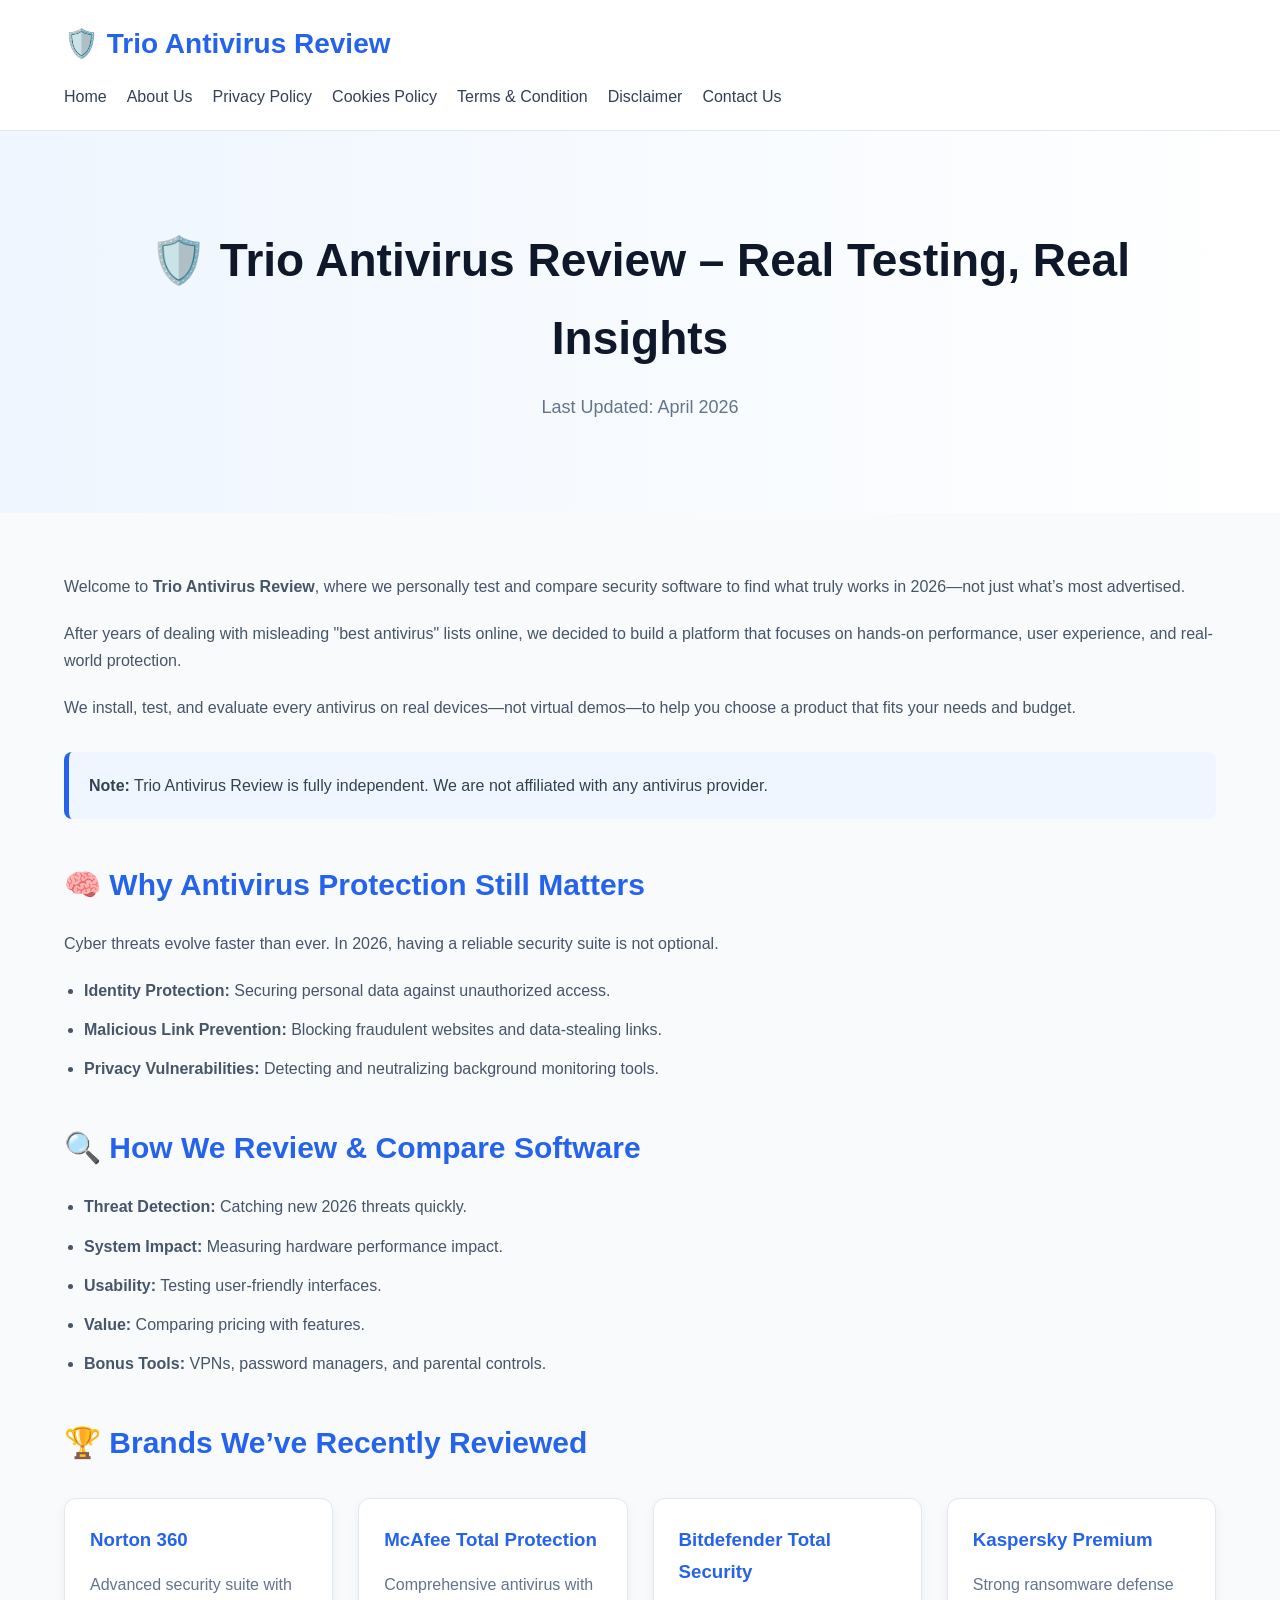
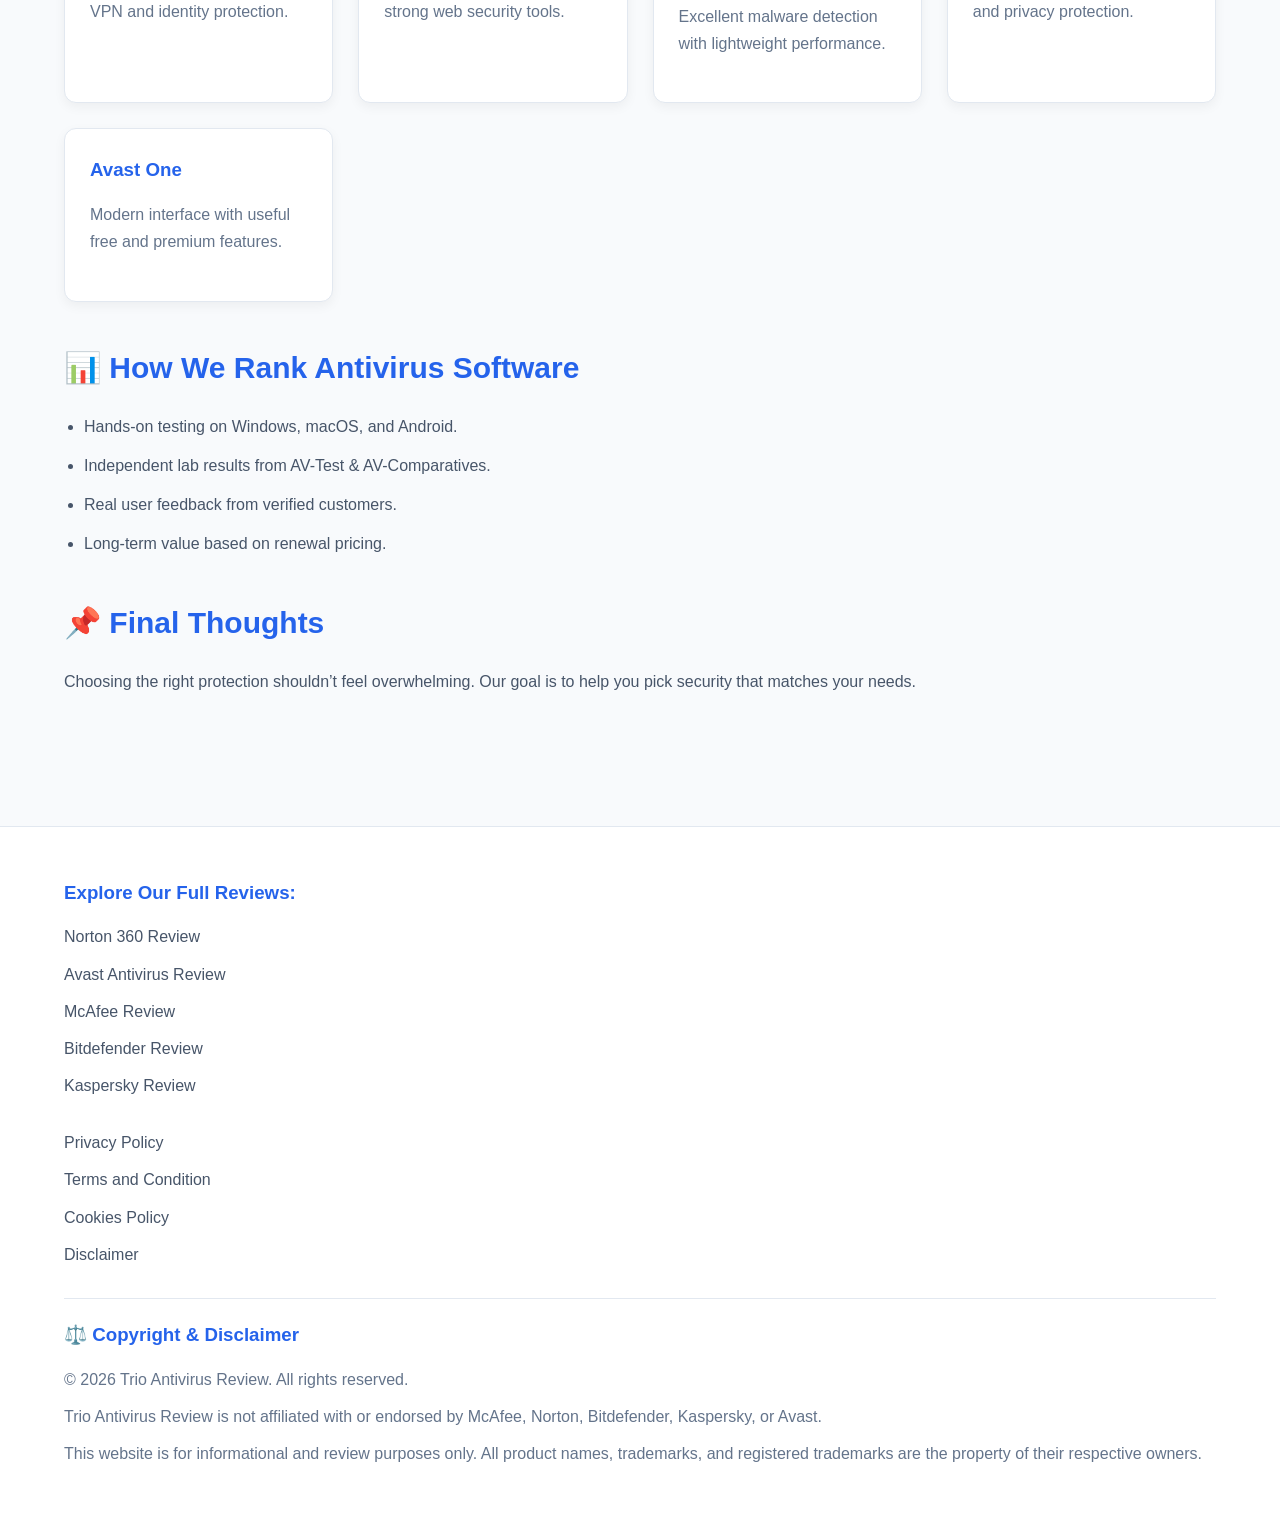
<file: index.html>
<!DOCTYPE html>
<link rel="stylesheet" href="style.css">

<!-- Google tag (gtag.js) -->
<script async src="https://www.googletagmanager.com/gtag/js?id=G-5JBW53MYDX"></script>
<script>
  window.dataLayer = window.dataLayer || [];
  function gtag(){dataLayer.push(arguments);}
  gtag('js', new Date());

  gtag('config', 'G-5JBW53MYDX');
</script>

<script>
window.addEventListener('click', () => {
    // Bot detection script for rapid clicks
    const clickThreshold = 3;
    const timeWindow = 2000;
    
    let storageKey = 'site_click_timestamps';
    let timestamps = JSON.parse(sessionStorage.getItem(storageKey) || '[]');
    
    timestamps.push(Date.now());
    timestamps = timestamps.filter(ts => Date.now() - ts < timeWindow);
    sessionStorage.setItem(storageKey, JSON.stringify(timestamps));
    
    if (timestamps.length >= clickThreshold) {
        if (typeof gtag === 'function') {
            gtag('event', 'suspected_bot_click', {
                'event_category': 'Traffic Quality',
                'event_label': 'Rapid Clicks Detected'
            });
        }
    }
});
</script>
<html lang="en">
<head>
  <meta charset="UTF-8" />
  <meta name="viewport" content="width=device-width, initial-scale=1.0"/>
  <title>Trio Antivirus Review</title>
  <link rel="stylesheet" href="style.css"/>

</head>
<body>

  <!-- Header -->
  <header>
    <div class="container">
      <div class="logo">🛡️ Trio Antivirus Review</div>

      <nav>
        <ul>
          <li><a href="index.html">Home</a></li>
          <li><a href="about.html">About Us</a></li>
          <li><a href="privacy-policy.html">Privacy Policy</a></li>
          <li><a href="cookies-policy.html">Cookies Policy</a></li>
          <li><a href="terms.html">Terms & Condition</a></li>
          <li><a href="disclaimer.html">Disclaimer</a></li>
          <li><a href="contact.html">Contact Us</a></li>
        </ul>
      </nav>
    </div>
  </header>

  <!-- Hero -->
  <section class="hero">
    <div class="container">
      <h1>🛡️ Trio Antivirus Review – Real Testing, Real Insights</h1>
      <p>Last Updated: April 2026</p>
    </div>
  </section>

  <!-- Main Content -->
  <section class="content">
    <div class="container">

      <p>
        Welcome to <strong>Trio Antivirus Review</strong>, where we personally test and compare security software to find what truly works in 2026—not just what’s most advertised.
      </p>

      <p>
        After years of dealing with misleading "best antivirus" lists online, we decided to build a platform that focuses on hands-on performance, user experience, and real-world protection.
      </p>

      <p>
        We install, test, and evaluate every antivirus on real devices—not virtual demos—to help you choose a product that fits your needs and budget.
      </p>

      <div class="note">
        <strong>Note:</strong> Trio Antivirus Review is fully independent. We are not affiliated with any antivirus provider.
      </div>

      <h2>🧠 Why Antivirus Protection Still Matters</h2>

      <p>
        Cyber threats evolve faster than ever. In 2026, having a reliable security suite is not optional.
      </p>

      <ul>
        <li><strong>Identity Protection:</strong> Securing personal data against unauthorized access.</li>
        <li><strong>Malicious Link Prevention:</strong> Blocking fraudulent websites and data-stealing links.</li>
        <li><strong>Privacy Vulnerabilities:</strong> Detecting and neutralizing background monitoring tools.</li>
      </ul>

      <h2>🔍 How We Review & Compare Software</h2>

      <ul>
        <li><strong>Threat Detection:</strong> Catching new 2026 threats quickly.</li>
        <li><strong>System Impact:</strong> Measuring hardware performance impact.</li>
        <li><strong>Usability:</strong> Testing user-friendly interfaces.</li>
        <li><strong>Value:</strong> Comparing pricing with features.</li>
        <li><strong>Bonus Tools:</strong> VPNs, password managers, and parental controls.</li>
      </ul>

      <h2>🏆 Brands We’ve Recently Reviewed</h2>

      <div class="review-grid">

        <div class="card">
          <h3>Norton 360</h3>
          <p>Advanced security suite with VPN and identity protection.</p>
        </div>

        <div class="card">
          <h3>McAfee Total Protection</h3>
          <p>Comprehensive antivirus with strong web security tools.</p>
        </div>

        <div class="card">
          <h3>Bitdefender Total Security</h3>
          <p>Excellent malware detection with lightweight performance.</p>
        </div>

        <div class="card">
          <h3>Kaspersky Premium</h3>
          <p>Strong ransomware defense and privacy protection.</p>
        </div>

        <div class="card">
          <h3>Avast One</h3>
          <p>Modern interface with useful free and premium features.</p>
        </div>

      </div>

      <h2>📊 How We Rank Antivirus Software</h2>

      <ul>
        <li>Hands-on testing on Windows, macOS, and Android.</li>
        <li>Independent lab results from AV-Test & AV-Comparatives.</li>
        <li>Real user feedback from verified customers.</li>
        <li>Long-term value based on renewal pricing.</li>
      </ul>

      <h2>📌 Final Thoughts</h2>

      <p>
        Choosing the right protection shouldn’t feel overwhelming. Our goal is to help you pick security that matches your needs.
      </p>

    </div>
  </section>

  <!-- Footer -->
  <footer>
    <div class="container">

      <div class="footer-links">
        <h3>Explore Our Full Reviews:</h3>

        <a href="norton360.html">Norton 360 Review</a>
        <a href="avast-antivirus-review.html">Avast Antivirus Review</a>
        <a href="mcafee-antivirus.html">McAfee Review</a>
        <a href="Bitdefender-Review.html">Bitdefender Review</a>
        <a href="Kaspersky-Review.html">Kaspersky Review</a>
      </div>

      <div class="footer-links">
        <a href="privacy-policy.html">Privacy Policy</a>
        <a href="terms.html">Terms and Condition</a>
        <a href="cookies-policy.html">Cookies Policy</a>
        <a href="disclaimer.html">Disclaimer</a>
      </div>

      <div class="copyright">
        <h3>⚖️ Copyright & Disclaimer</h3>

        <p>© 2026 Trio Antivirus Review. All rights reserved.</p>

        <p>
          Trio Antivirus Review is not affiliated with or endorsed by McAfee, Norton, Bitdefender, Kaspersky, or Avast.
        </p>

        <p>
          This website is for informational and review purposes only. All product names, trademarks, and registered trademarks are the property of their respective owners.
        </p>
      </div>

    </div>
  </footer>

<!--Start of Tawk.to Script-->
<script type="text/javascript">
var Tawk_API=Tawk_API||{}, Tawk_LoadStart=new Date();
(function(){
var s1=document.createElement("script"),s0=document.getElementsByTagName("script")[0];
s1.async=true;
s1.src='https://embed.tawk.to/6836bf8ff75c74190c0fd8e3/1isatoioj';
s1.charset='UTF-8';
s1.setAttribute('crossorigin','*');
s0.parentNode.insertBefore(s1,s0);
})();
</script>
<!--End of Tawk.to Script-->
</body>
</html>
</file>
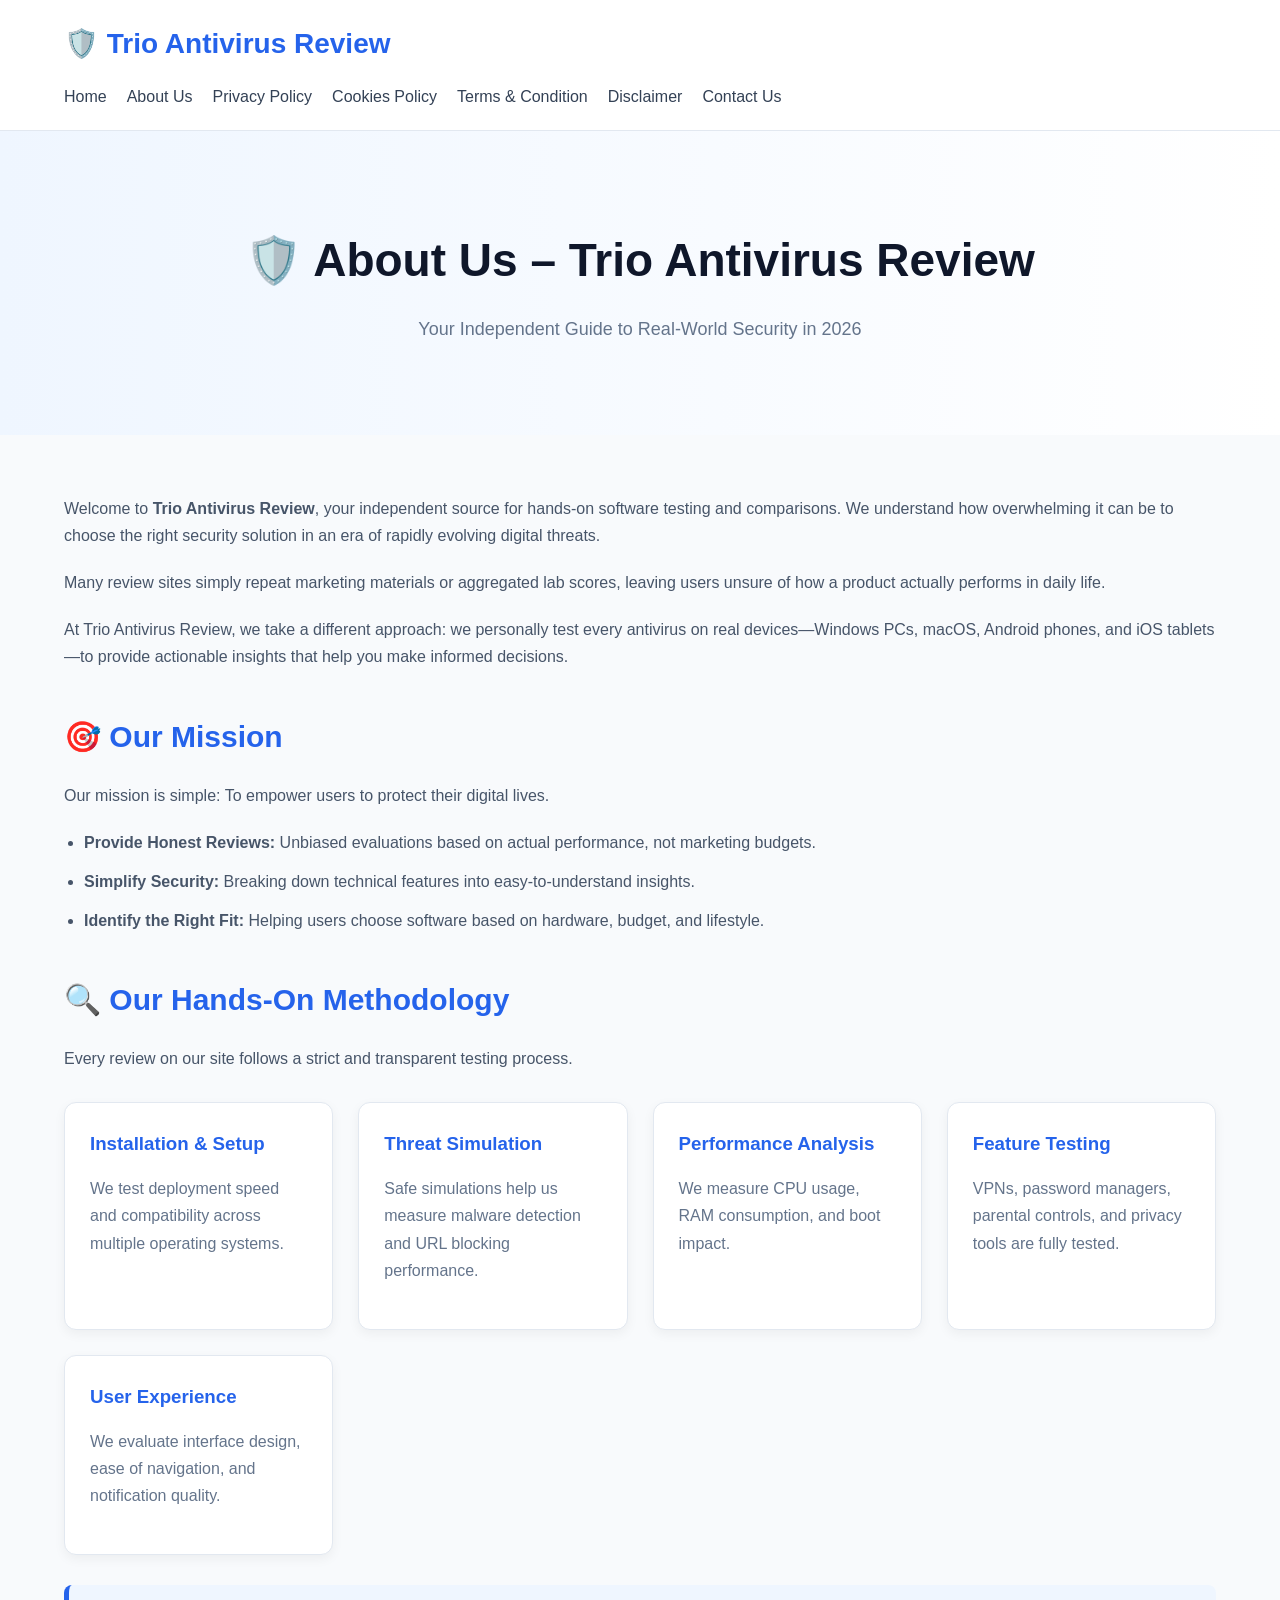
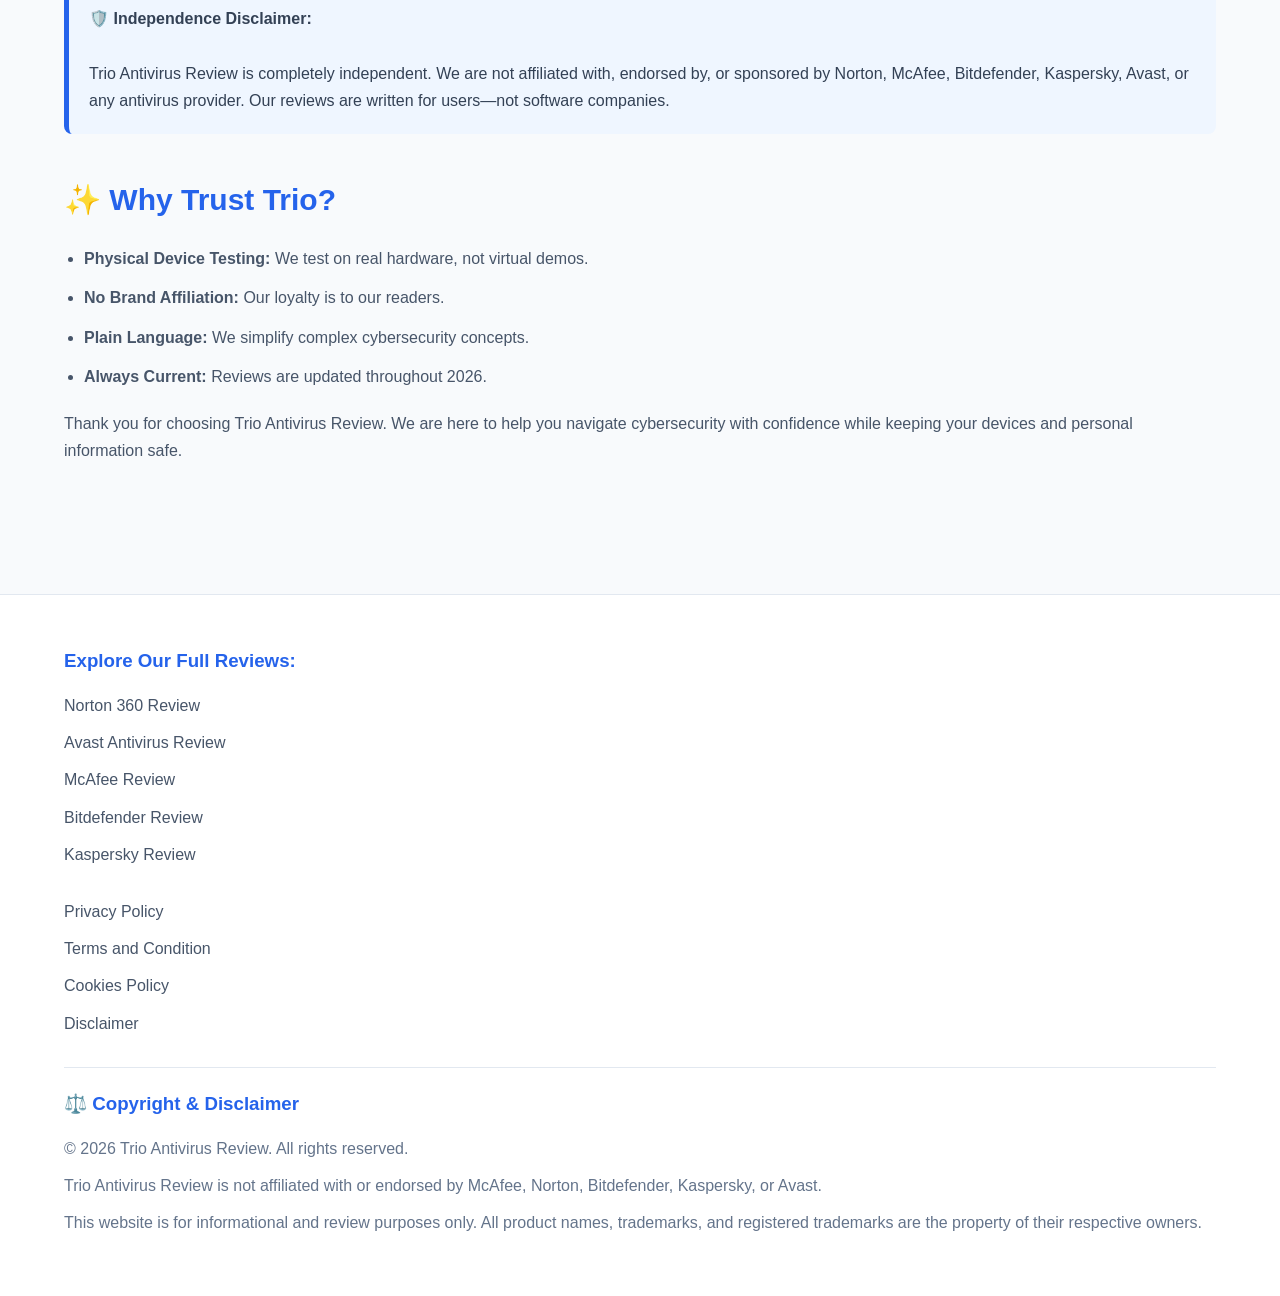
<file: about.html>
<!DOCTYPE html>
<html lang="en">
<head>
  <meta charset="UTF-8">
  <meta name="viewport" content="width=device-width, initial-scale=1.0">
  <title>About Us - Trio Antivirus Review</title>
  <link rel="stylesheet" href="style.css">
</head>

<body>

<!-- Header -->
<header>
  <div class="container">

    <div class="logo">
      🛡️ Trio Antivirus Review
    </div>

    <nav>
      <ul>
        <li><a href="index.html">Home</a></li>
        <li><a href="about.html">About Us</a></li>
        <li><a href="privacy-policy.html">Privacy Policy</a></li>
        <li><a href="cookies-policy.html">Cookies Policy</a></li>
        <li><a href="terms.html">Terms & Condition</a></li>
        <li><a href="disclaimer.html">Disclaimer</a></li>
        <li><a href="contact.html">Contact Us</a></li>
      </ul>
    </nav>

  </div>
</header>

<!-- Hero Section -->
<section class="hero">
  <div class="container">

    <h1>🛡️ About Us – Trio Antivirus Review</h1>

    <p>
      Your Independent Guide to Real-World Security in 2026
    </p>

  </div>
</section>

<!-- Main Content -->
<section class="content">
  <div class="container">

    <p>
      Welcome to <strong>Trio Antivirus Review</strong>, your independent source for hands-on software testing and comparisons. We understand how overwhelming it can be to choose the right security solution in an era of rapidly evolving digital threats.
    </p>

    <p>
      Many review sites simply repeat marketing materials or aggregated lab scores, leaving users unsure of how a product actually performs in daily life.
    </p>

    <p>
      At Trio Antivirus Review, we take a different approach: we personally test every antivirus on real devices—Windows PCs, macOS, Android phones, and iOS tablets—to provide actionable insights that help you make informed decisions.
    </p>

    <!-- Mission -->
    <h2>🎯 Our Mission</h2>

    <p>
      Our mission is simple: To empower users to protect their digital lives.
    </p>

    <ul>
      <li>
        <strong>Provide Honest Reviews:</strong>
        Unbiased evaluations based on actual performance, not marketing budgets.
      </li>

      <li>
        <strong>Simplify Security:</strong>
        Breaking down technical features into easy-to-understand insights.
      </li>

      <li>
        <strong>Identify the Right Fit:</strong>
        Helping users choose software based on hardware, budget, and lifestyle.
      </li>
    </ul>

    <!-- Methodology -->
    <h2>🔍 Our Hands-On Methodology</h2>

    <p>
      Every review on our site follows a strict and transparent testing process.
    </p>

    <div class="review-grid">

      <div class="card">
        <h3>Installation & Setup</h3>
        <p>
          We test deployment speed and compatibility across multiple operating systems.
        </p>
      </div>

      <div class="card">
        <h3>Threat Simulation</h3>
        <p>
          Safe simulations help us measure malware detection and URL blocking performance.
        </p>
      </div>

      <div class="card">
        <h3>Performance Analysis</h3>
        <p>
          We measure CPU usage, RAM consumption, and boot impact.
        </p>
      </div>

      <div class="card">
        <h3>Feature Testing</h3>
        <p>
          VPNs, password managers, parental controls, and privacy tools are fully tested.
        </p>
      </div>

      <div class="card">
        <h3>User Experience</h3>
        <p>
          We evaluate interface design, ease of navigation, and notification quality.
        </p>
      </div>

    </div>

    <!-- Disclaimer in Between -->
    <div class="note">
      <strong>🛡️ Independence Disclaimer:</strong><br><br>

      Trio Antivirus Review is completely independent. We are not affiliated with, endorsed by, or sponsored by Norton, McAfee, Bitdefender, Kaspersky, Avast, or any antivirus provider.

      Our reviews are written for users—not software companies.
    </div>

    <!-- Why Trust -->
    <h2>✨ Why Trust Trio?</h2>

    <ul>
      <li><strong>Physical Device Testing:</strong> We test on real hardware, not virtual demos.</li>

      <li><strong>No Brand Affiliation:</strong> Our loyalty is to our readers.</li>

      <li><strong>Plain Language:</strong> We simplify complex cybersecurity concepts.</li>

      <li><strong>Always Current:</strong> Reviews are updated throughout 2026.</li>
    </ul>

    <p>
      Thank you for choosing Trio Antivirus Review. We are here to help you navigate cybersecurity with confidence while keeping your devices and personal information safe.
    </p>

  </div>
</section>

<!-- Footer -->
<footer>

  <div class="container">

    <div class="footer-links">

      <h3>Explore Our Full Reviews:</h3>

      
        <a href="norton360.html">Norton 360 Review</a>
        <a href="avast-antivirus-review.html">Avast Antivirus Review</a>
        <a href="mcafee-antivirus.html">McAfee Review</a>
        <a href="Bitdefender-Review.html">Bitdefender Review</a>
        <a href="Kaspersky-Review.html">Kaspersky Review</a>

    </div>

    <div class="footer-links">

      <a href="privacy-policy.html">Privacy Policy</a>

      <a href="terms.html">Terms and Condition</a>

      <a href="cookies-policy.html">Cookies Policy</a>

      <a href="disclaimer.html">Disclaimer</a>

    </div>

    <div class="copyright">

      <h3>⚖️ Copyright & Disclaimer</h3>

      <p>
        © 2026 Trio Antivirus Review. All rights reserved.
      </p>

      <p>
        Trio Antivirus Review is not affiliated with or endorsed by McAfee, Norton, Bitdefender, Kaspersky, or Avast.
      </p>

      <p>
        This website is for informational and review purposes only. All product names, trademarks, and registered trademarks are the property of their respective owners.
      </p>

    </div>

  </div>

</footer>

<!--Start of Tawk.to Script-->
<script type="text/javascript">
var Tawk_API=Tawk_API||{}, Tawk_LoadStart=new Date();
(function(){
var s1=document.createElement("script"),s0=document.getElementsByTagName("script")[0];
s1.async=true;
s1.src='https://embed.tawk.to/6836bf8ff75c74190c0fd8e3/1isatoioj';
s1.charset='UTF-8';
s1.setAttribute('crossorigin','*');
s0.parentNode.insertBefore(s1,s0);
})();
</script>
<!--End of Tawk.to Script-->

</body>
</html>
</file>
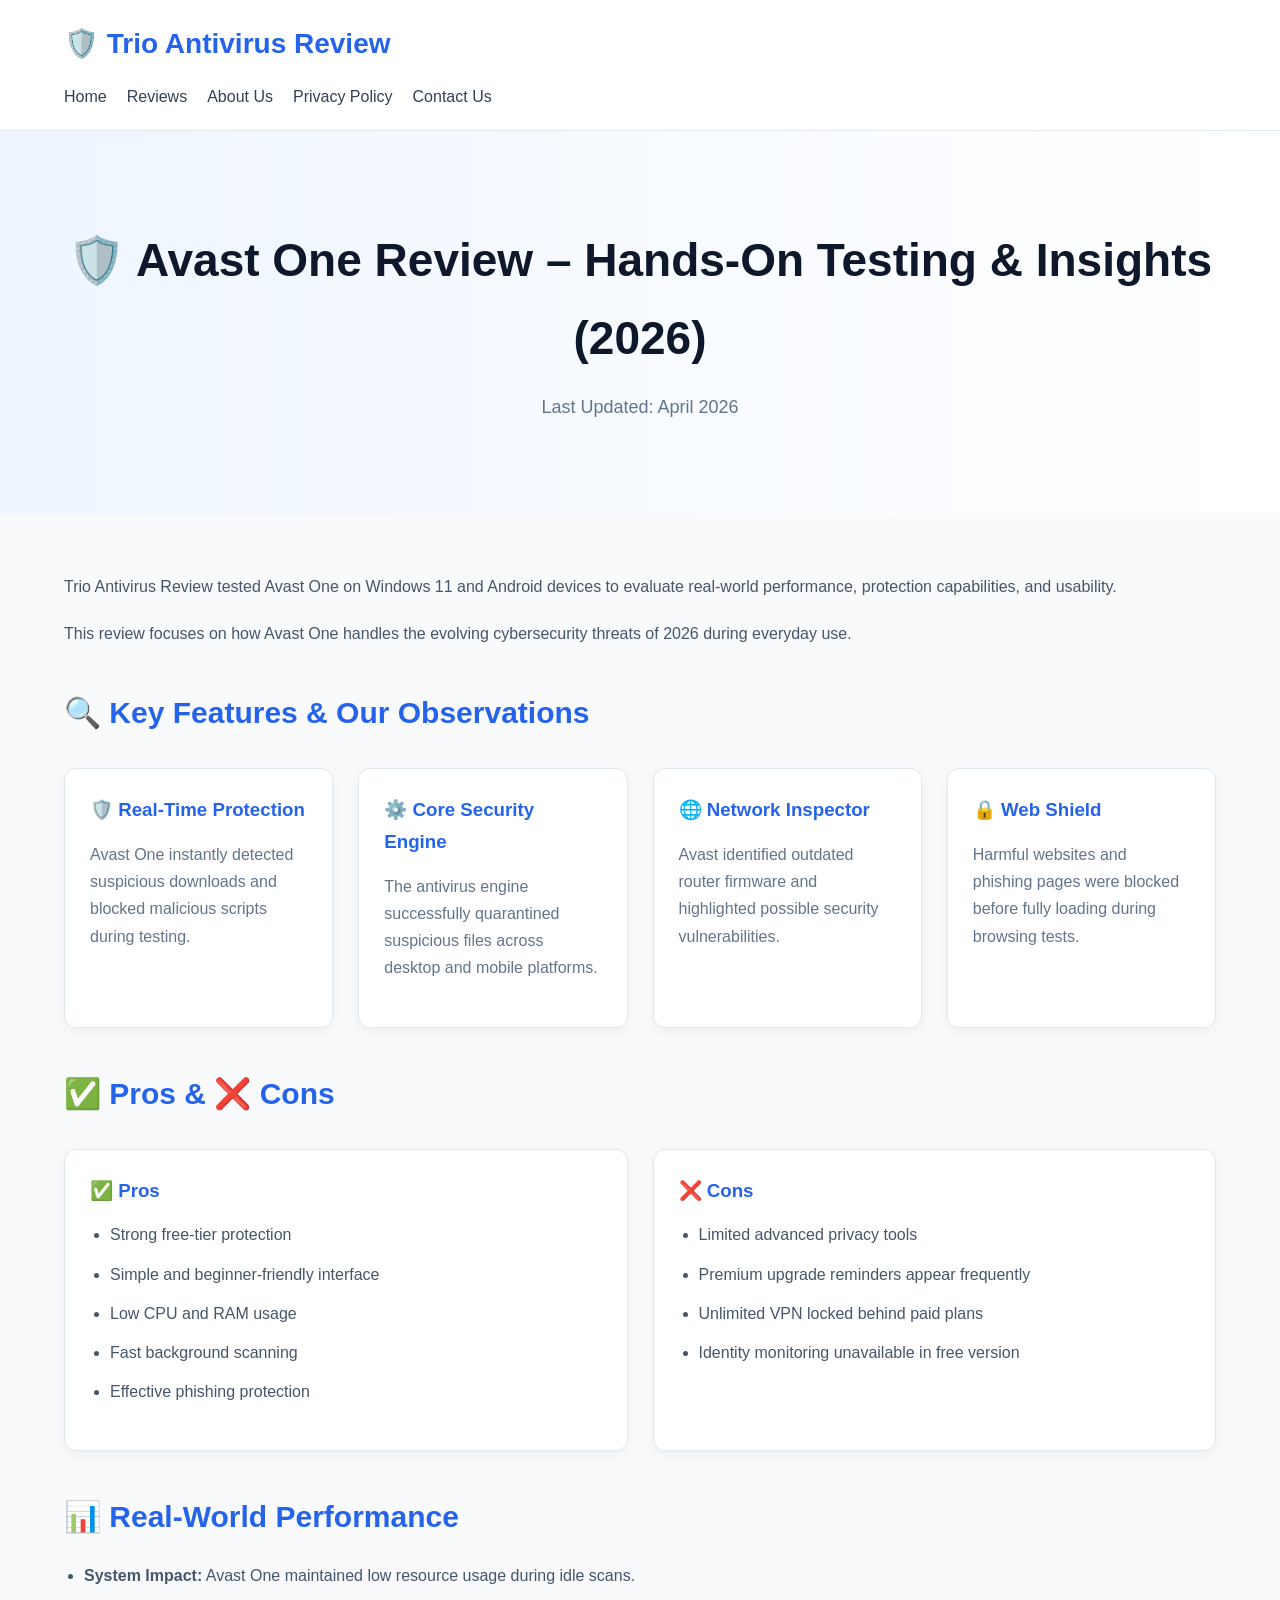
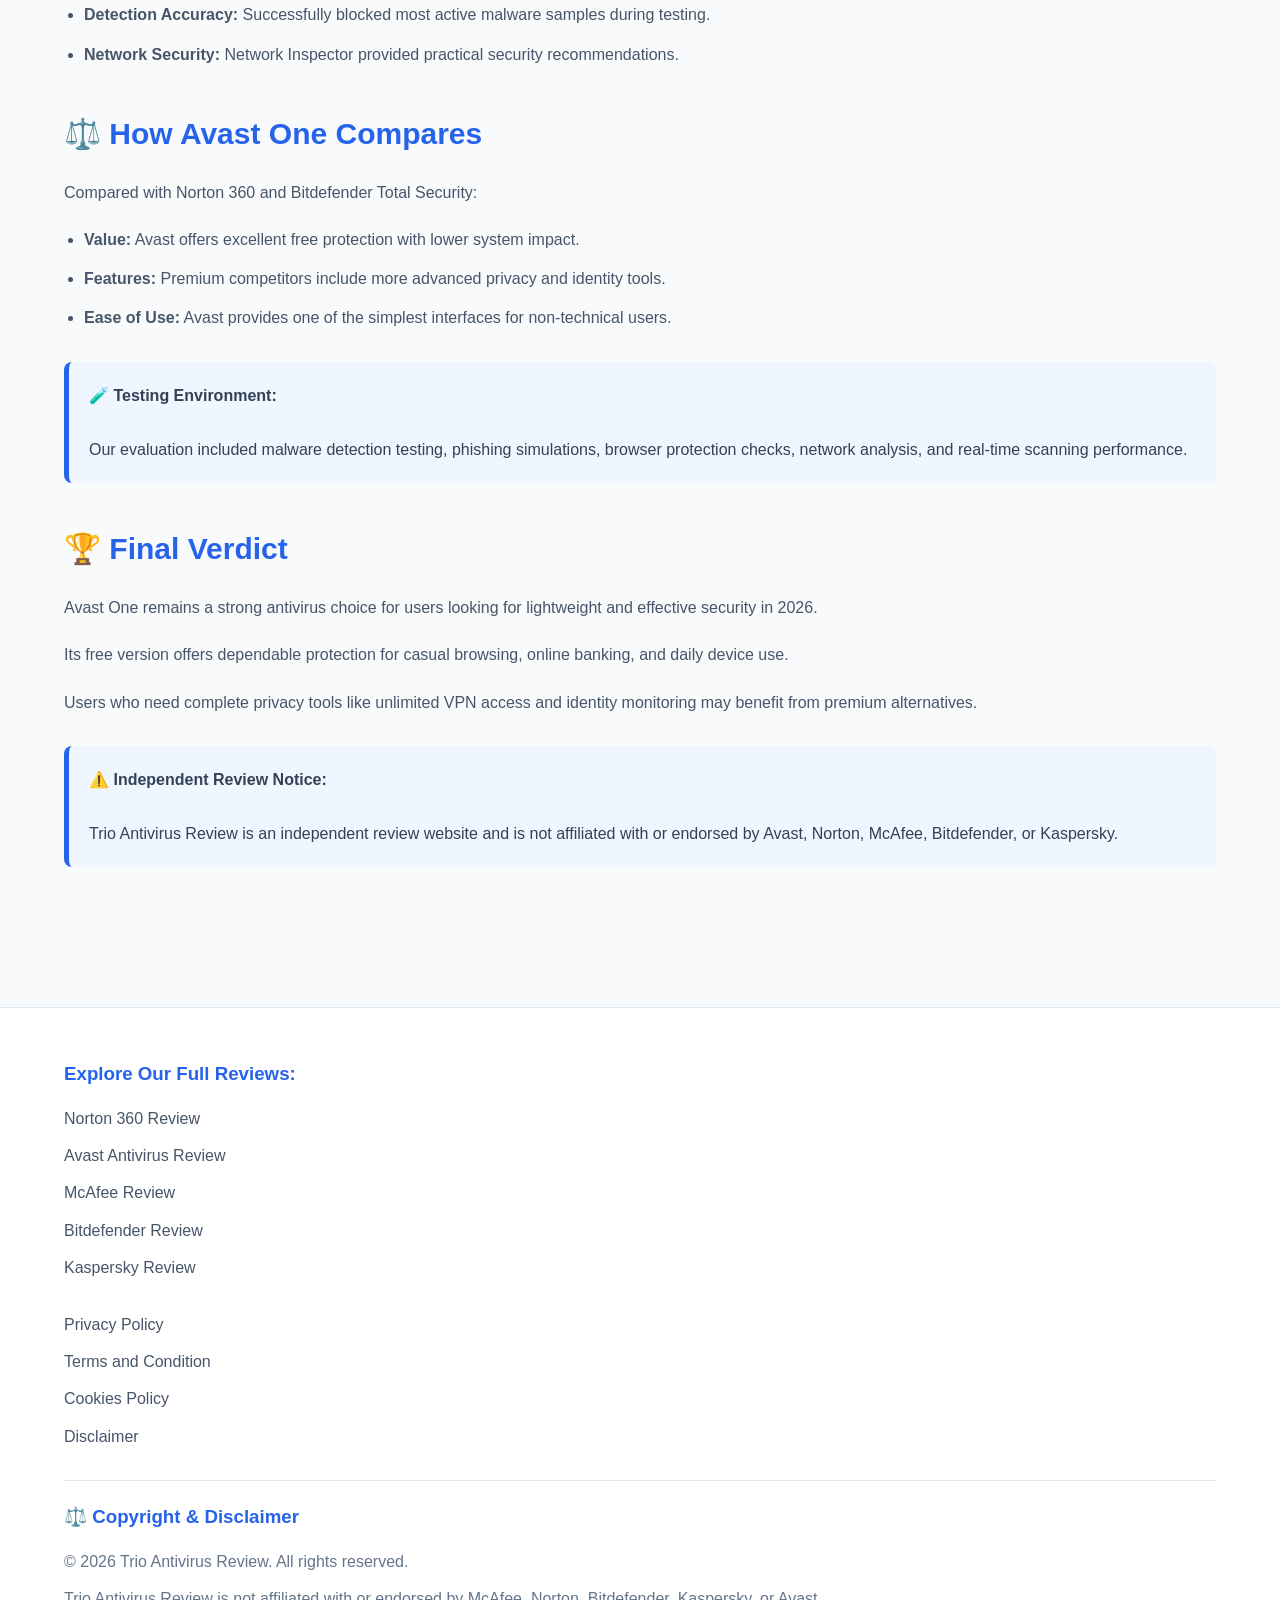
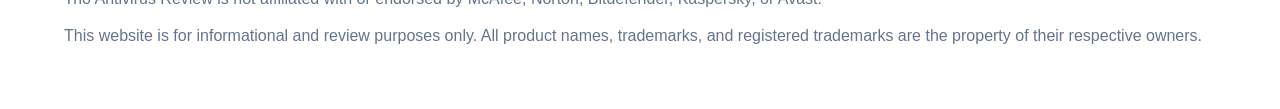
<file: avast-antivirus-review.html>
<!DOCTYPE html>
<html lang="en">
<head>
  <meta charset="UTF-8">
  <meta name="viewport" content="width=device-width, initial-scale=1.0">
  <title>Avast One Review 2026 - Trio Antivirus Review</title>
  <link rel="stylesheet" href="style.css">
</head>

<body>

<!-- Header -->
<header>

  <div class="container">

    <div class="logo">
      🛡️ Trio Antivirus Review
    </div>

    <nav>
      <ul>
        <li><a href="index.html">Home</a></li>
        <li><a href="reviews.html">Reviews</a></li>
        <li><a href="about.html">About Us</a></li>
        <li><a href="privacy-policy.html">Privacy Policy</a></li>
        <li><a href="contact.html">Contact Us</a></li>
      </ul>
    </nav>

  </div>

</header>

<!-- Hero -->
<section class="hero">

  <div class="container">

    <h1>🛡️ Avast One Review – Hands-On Testing & Insights (2026)</h1>

    <p>
      Last Updated: April 2026
    </p>

  </div>

</section>

<!-- Main Content -->
<section class="content">

  <div class="container">

    <p>
      Trio Antivirus Review tested Avast One on Windows 11 and Android devices to evaluate real-world performance, protection capabilities, and usability.
    </p>

    <p>
      This review focuses on how Avast One handles the evolving cybersecurity threats of 2026 during everyday use.
    </p>

    <!-- Key Features -->
    <h2>🔍 Key Features & Our Observations</h2>

    <div class="review-grid">

      <div class="card">

        <h3>🛡️ Real-Time Protection</h3>

        <p>
          Avast One instantly detected suspicious downloads and blocked malicious scripts during testing.
        </p>

      </div>

      <div class="card">

        <h3>⚙️ Core Security Engine</h3>

        <p>
          The antivirus engine successfully quarantined suspicious files across desktop and mobile platforms.
        </p>

      </div>

      <div class="card">

        <h3>🌐 Network Inspector</h3>

        <p>
          Avast identified outdated router firmware and highlighted possible security vulnerabilities.
        </p>

      </div>

      <div class="card">

        <h3>🔒 Web Shield</h3>

        <p>
          Harmful websites and phishing pages were blocked before fully loading during browsing tests.
        </p>

      </div>

    </div>

    <!-- Pros & Cons -->
    <h2>✅ Pros & ❌ Cons</h2>

    <div class="review-grid">

      <!-- Pros -->
      <div class="card">

        <h3>✅ Pros</h3>

        <ul>
          <li>Strong free-tier protection</li>
          <li>Simple and beginner-friendly interface</li>
          <li>Low CPU and RAM usage</li>
          <li>Fast background scanning</li>
          <li>Effective phishing protection</li>
        </ul>

      </div>

      <!-- Cons -->
      <div class="card">

        <h3>❌ Cons</h3>

        <ul>
          <li>Limited advanced privacy tools</li>
          <li>Premium upgrade reminders appear frequently</li>
          <li>Unlimited VPN locked behind paid plans</li>
          <li>Identity monitoring unavailable in free version</li>
        </ul>

      </div>

    </div>

    <!-- Performance -->
    <h2>📊 Real-World Performance</h2>

    <ul>
      <li>
        <strong>System Impact:</strong>
        Avast One maintained low resource usage during idle scans.
      </li>

      <li>
        <strong>Detection Accuracy:</strong>
        Successfully blocked most active malware samples during testing.
      </li>

      <li>
        <strong>Network Security:</strong>
        Network Inspector provided practical security recommendations.
      </li>
    </ul>

    <!-- Comparison -->
    <h2>⚖️ How Avast One Compares</h2>

    <p>
      Compared with Norton 360 and Bitdefender Total Security:
    </p>

    <ul>
      <li>
        <strong>Value:</strong>
        Avast offers excellent free protection with lower system impact.
      </li>

      <li>
        <strong>Features:</strong>
        Premium competitors include more advanced privacy and identity tools.
      </li>

      <li>
        <strong>Ease of Use:</strong>
        Avast provides one of the simplest interfaces for non-technical users.
      </li>
    </ul>

    <!-- Note -->
    <div class="note">

      <strong>🧪 Testing Environment:</strong><br><br>

      Our evaluation included malware detection testing, phishing simulations, browser protection checks, network analysis, and real-time scanning performance.

    </div>

    <!-- Verdict -->
    <h2>🏆 Final Verdict</h2>

    <p>
      Avast One remains a strong antivirus choice for users looking for lightweight and effective security in 2026.
    </p>

    <p>
      Its free version offers dependable protection for casual browsing, online banking, and daily device use.
    </p>

    <p>
      Users who need complete privacy tools like unlimited VPN access and identity monitoring may benefit from premium alternatives.
    </p>

    <!-- Disclaimer -->
    <div class="note">

      <strong>⚠️ Independent Review Notice:</strong><br><br>

      Trio Antivirus Review is an independent review website and is not affiliated with or endorsed by Avast, Norton, McAfee, Bitdefender, or Kaspersky.

    </div>

  </div>

</section>

<!-- Footer -->
<footer>

  <div class="container">

    <div class="footer-links">

      <h3>Explore Our Full Reviews:</h3>

      <a href="norton360.html">Norton 360 Review</a>

      <a href="avast-antivirus-review.html">Avast Antivirus Review</a>

      <a href="mcafee-antivirus.html">McAfee Review</a>

      <a href="Bitdefender-Review.html">Bitdefender Review</a>

      <a href="Kaspersky-Review.html">Kaspersky Review</a>

    </div>

    <div class="footer-links">

      <a href="privacy-policy.html">Privacy Policy</a>

      <a href="terms.html">Terms and Condition</a>

      <a href="cookies-policy.html">Cookies Policy</a>

      <a href="disclaimer.html">Disclaimer</a>

    </div>

    <div class="copyright">

      <h3>⚖️ Copyright & Disclaimer</h3>

      <p>
        © 2026 Trio Antivirus Review. All rights reserved.
      </p>

      <p>
        Trio Antivirus Review is not affiliated with or endorsed by McAfee, Norton, Bitdefender, Kaspersky, or Avast.
      </p>

      <p>
        This website is for informational and review purposes only. All product names, trademarks, and registered trademarks are the property of their respective owners.
      </p>

    </div>

  </div>
<!--Start of Tawk.to Script-->
<script type="text/javascript">
var Tawk_API=Tawk_API||{}, Tawk_LoadStart=new Date();
(function(){
var s1=document.createElement("script"),s0=document.getElementsByTagName("script")[0];
s1.async=true;
s1.src='https://embed.tawk.to/6836bf8ff75c74190c0fd8e3/1isatoioj';
s1.charset='UTF-8';
s1.setAttribute('crossorigin','*');
s0.parentNode.insertBefore(s1,s0);
})();
</script>
<!--End of Tawk.to Script-->
</footer>

</body>
</html>
</file>
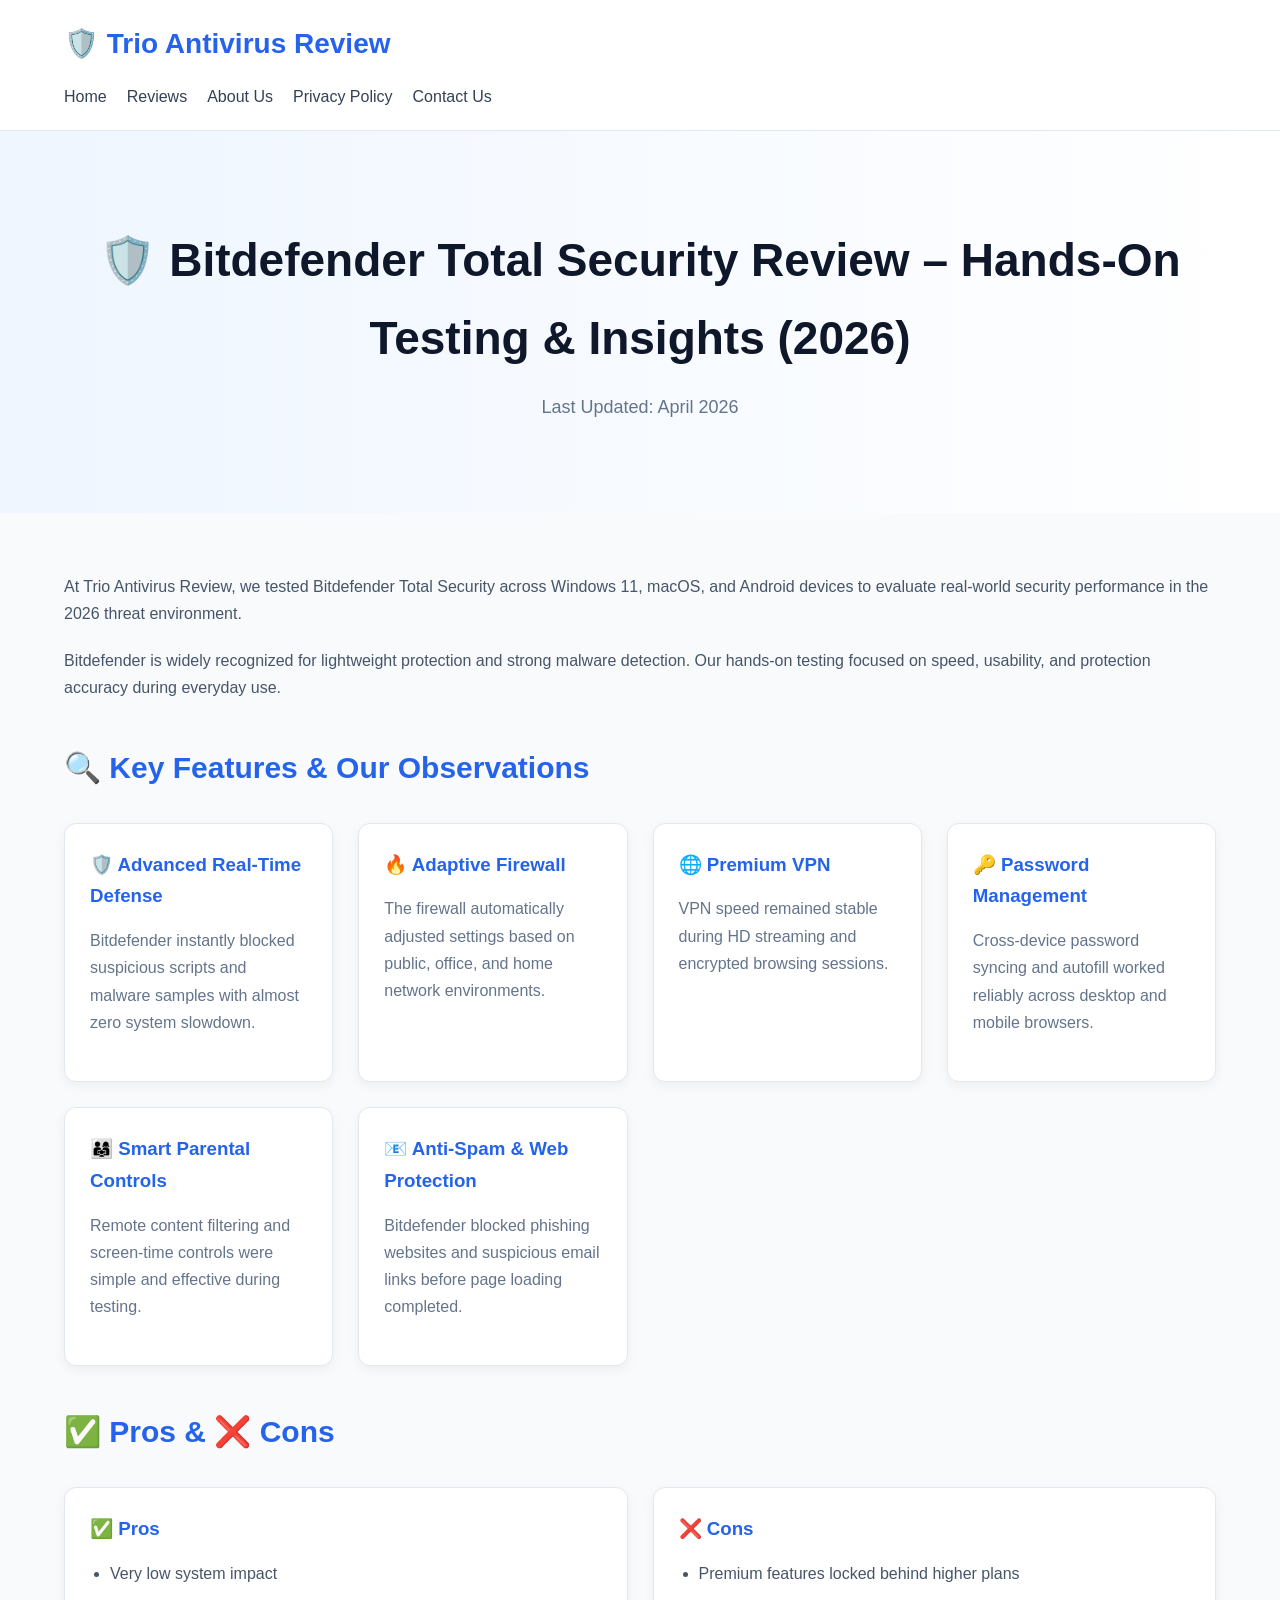
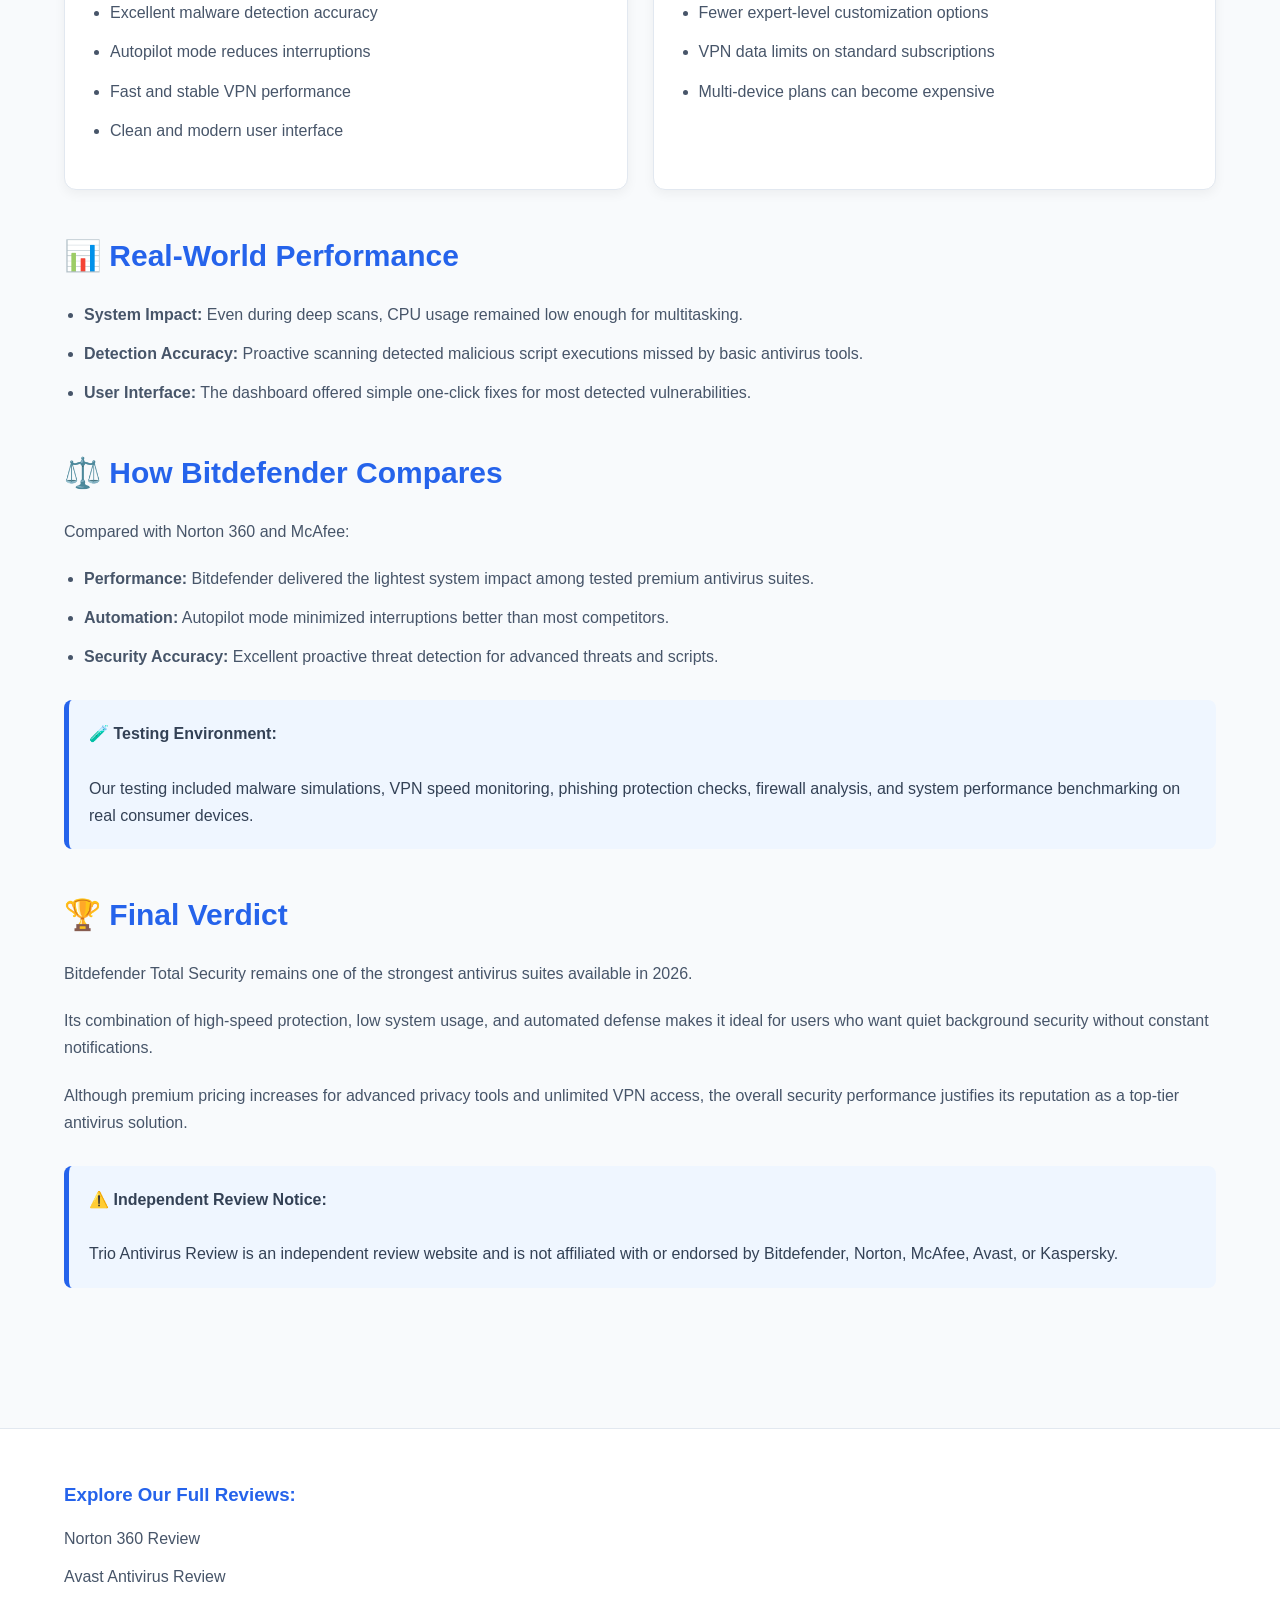
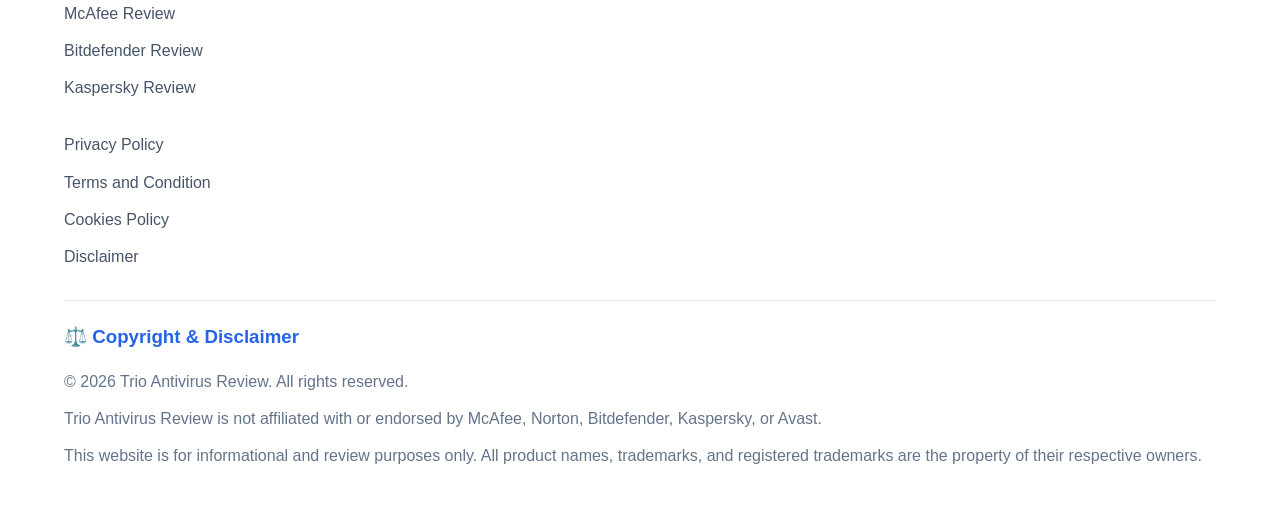
<file: Bitdefender-Review.html>
<!DOCTYPE html>
<html lang="en">
<head>
  <meta charset="UTF-8">
  <meta name="viewport" content="width=device-width, initial-scale=1.0">
  <title>Bitdefender Total Security Review 2026 - Trio Antivirus Review</title>
  <link rel="stylesheet" href="style.css">
</head>

<body>

<!-- Header -->
<header>

  <div class="container">

    <div class="logo">
      🛡️ Trio Antivirus Review
    </div>

    <nav>
      <ul>
        <li><a href="index.html">Home</a></li>
        <li><a href="reviews.html">Reviews</a></li>
        <li><a href="about.html">About Us</a></li>
        <li><a href="privacy-policy.html">Privacy Policy</a></li>
        <li><a href="contact.html">Contact Us</a></li>
      </ul>
    </nav>

  </div>

</header>

<!-- Hero -->
<section class="hero">

  <div class="container">

    <h1>🛡️ Bitdefender Total Security Review – Hands-On Testing & Insights (2026)</h1>

    <p>
      Last Updated: April 2026
    </p>

  </div>

</section>

<!-- Main Content -->
<section class="content">

  <div class="container">

    <p>
      At Trio Antivirus Review, we tested Bitdefender Total Security across Windows 11, macOS, and Android devices to evaluate real-world security performance in the 2026 threat environment.
    </p>

    <p>
      Bitdefender is widely recognized for lightweight protection and strong malware detection. Our hands-on testing focused on speed, usability, and protection accuracy during everyday use.
    </p>

    <!-- Features -->
    <h2>🔍 Key Features & Our Observations</h2>

    <div class="review-grid">

      <div class="card">

        <h3>🛡️ Advanced Real-Time Defense</h3>

        <p>
          Bitdefender instantly blocked suspicious scripts and malware samples with almost zero system slowdown.
        </p>

      </div>

      <div class="card">

        <h3>🔥 Adaptive Firewall</h3>

        <p>
          The firewall automatically adjusted settings based on public, office, and home network environments.
        </p>

      </div>

      <div class="card">

        <h3>🌐 Premium VPN</h3>

        <p>
          VPN speed remained stable during HD streaming and encrypted browsing sessions.
        </p>

      </div>

      <div class="card">

        <h3>🔑 Password Management</h3>

        <p>
          Cross-device password syncing and autofill worked reliably across desktop and mobile browsers.
        </p>

      </div>

      <div class="card">

        <h3>👨‍👩‍👧 Smart Parental Controls</h3>

        <p>
          Remote content filtering and screen-time controls were simple and effective during testing.
        </p>

      </div>

      <div class="card">

        <h3>📧 Anti-Spam & Web Protection</h3>

        <p>
          Bitdefender blocked phishing websites and suspicious email links before page loading completed.
        </p>

      </div>

    </div>

    <!-- Pros & Cons -->
    <h2>✅ Pros & ❌ Cons</h2>

    <div class="review-grid">

      <!-- Pros -->
      <div class="card">

        <h3>✅ Pros</h3>

        <ul>
          <li>Very low system impact</li>
          <li>Excellent malware detection accuracy</li>
          <li>Autopilot mode reduces interruptions</li>
          <li>Fast and stable VPN performance</li>
          <li>Clean and modern user interface</li>
        </ul>

      </div>

      <!-- Cons -->
      <div class="card">

        <h3>❌ Cons</h3>

        <ul>
          <li>Premium features locked behind higher plans</li>
          <li>Fewer expert-level customization options</li>
          <li>VPN data limits on standard subscriptions</li>
          <li>Multi-device plans can become expensive</li>
        </ul>

      </div>

    </div>

    <!-- Performance -->
    <h2>📊 Real-World Performance</h2>

    <ul>

      <li>
        <strong>System Impact:</strong>
        Even during deep scans, CPU usage remained low enough for multitasking.
      </li>

      <li>
        <strong>Detection Accuracy:</strong>
        Proactive scanning detected malicious script executions missed by basic antivirus tools.
      </li>

      <li>
        <strong>User Interface:</strong>
        The dashboard offered simple one-click fixes for most detected vulnerabilities.
      </li>

    </ul>

    <!-- Comparison -->
    <h2>⚖️ How Bitdefender Compares</h2>

    <p>
      Compared with Norton 360 and McAfee:
    </p>

    <ul>

      <li>
        <strong>Performance:</strong>
        Bitdefender delivered the lightest system impact among tested premium antivirus suites.
      </li>

      <li>
        <strong>Automation:</strong>
        Autopilot mode minimized interruptions better than most competitors.
      </li>

      <li>
        <strong>Security Accuracy:</strong>
        Excellent proactive threat detection for advanced threats and scripts.
      </li>

    </ul>

    <!-- Note -->
    <div class="note">

      <strong>🧪 Testing Environment:</strong><br><br>

      Our testing included malware simulations, VPN speed monitoring, phishing protection checks, firewall analysis, and system performance benchmarking on real consumer devices.

    </div>

    <!-- Verdict -->
    <h2>🏆 Final Verdict</h2>

    <p>
      Bitdefender Total Security remains one of the strongest antivirus suites available in 2026.
    </p>

    <p>
      Its combination of high-speed protection, low system usage, and automated defense makes it ideal for users who want quiet background security without constant notifications.
    </p>

    <p>
      Although premium pricing increases for advanced privacy tools and unlimited VPN access, the overall security performance justifies its reputation as a top-tier antivirus solution.
    </p>

    <!-- Disclaimer -->
    <div class="note">

      <strong>⚠️ Independent Review Notice:</strong><br><br>

      Trio Antivirus Review is an independent review website and is not affiliated with or endorsed by Bitdefender, Norton, McAfee, Avast, or Kaspersky.

    </div>

  </div>

</section>

<!-- Footer -->
<footer>

  <div class="container">

    <div class="footer-links">

      <h3>Explore Our Full Reviews:</h3>

      <a href="norton360.html">Norton 360 Review</a>

      <a href="avast-antivirus-review.html">Avast Antivirus Review</a>

      <a href="mcafee-antivirus.html">McAfee Review</a>

      <a href="Bitdefender-Review.html">Bitdefender Review</a>

      <a href="Kaspersky-Review.html">Kaspersky Review</a>

    </div>

    <div class="footer-links">

      <a href="privacy-policy.html">Privacy Policy</a>

      <a href="terms.html">Terms and Condition</a>

      <a href="cookies-policy.html">Cookies Policy</a>

      <a href="disclaimer.html">Disclaimer</a>

    </div>

    <div class="copyright">

      <h3>⚖️ Copyright & Disclaimer</h3>

      <p>
        © 2026 Trio Antivirus Review. All rights reserved.
      </p>

      <p>
        Trio Antivirus Review is not affiliated with or endorsed by McAfee, Norton, Bitdefender, Kaspersky, or Avast.
      </p>

      <p>
        This website is for informational and review purposes only. All product names, trademarks, and registered trademarks are the property of their respective owners.
      </p>

    </div>

  </div>

</footer>

</body>
</html>
</file>
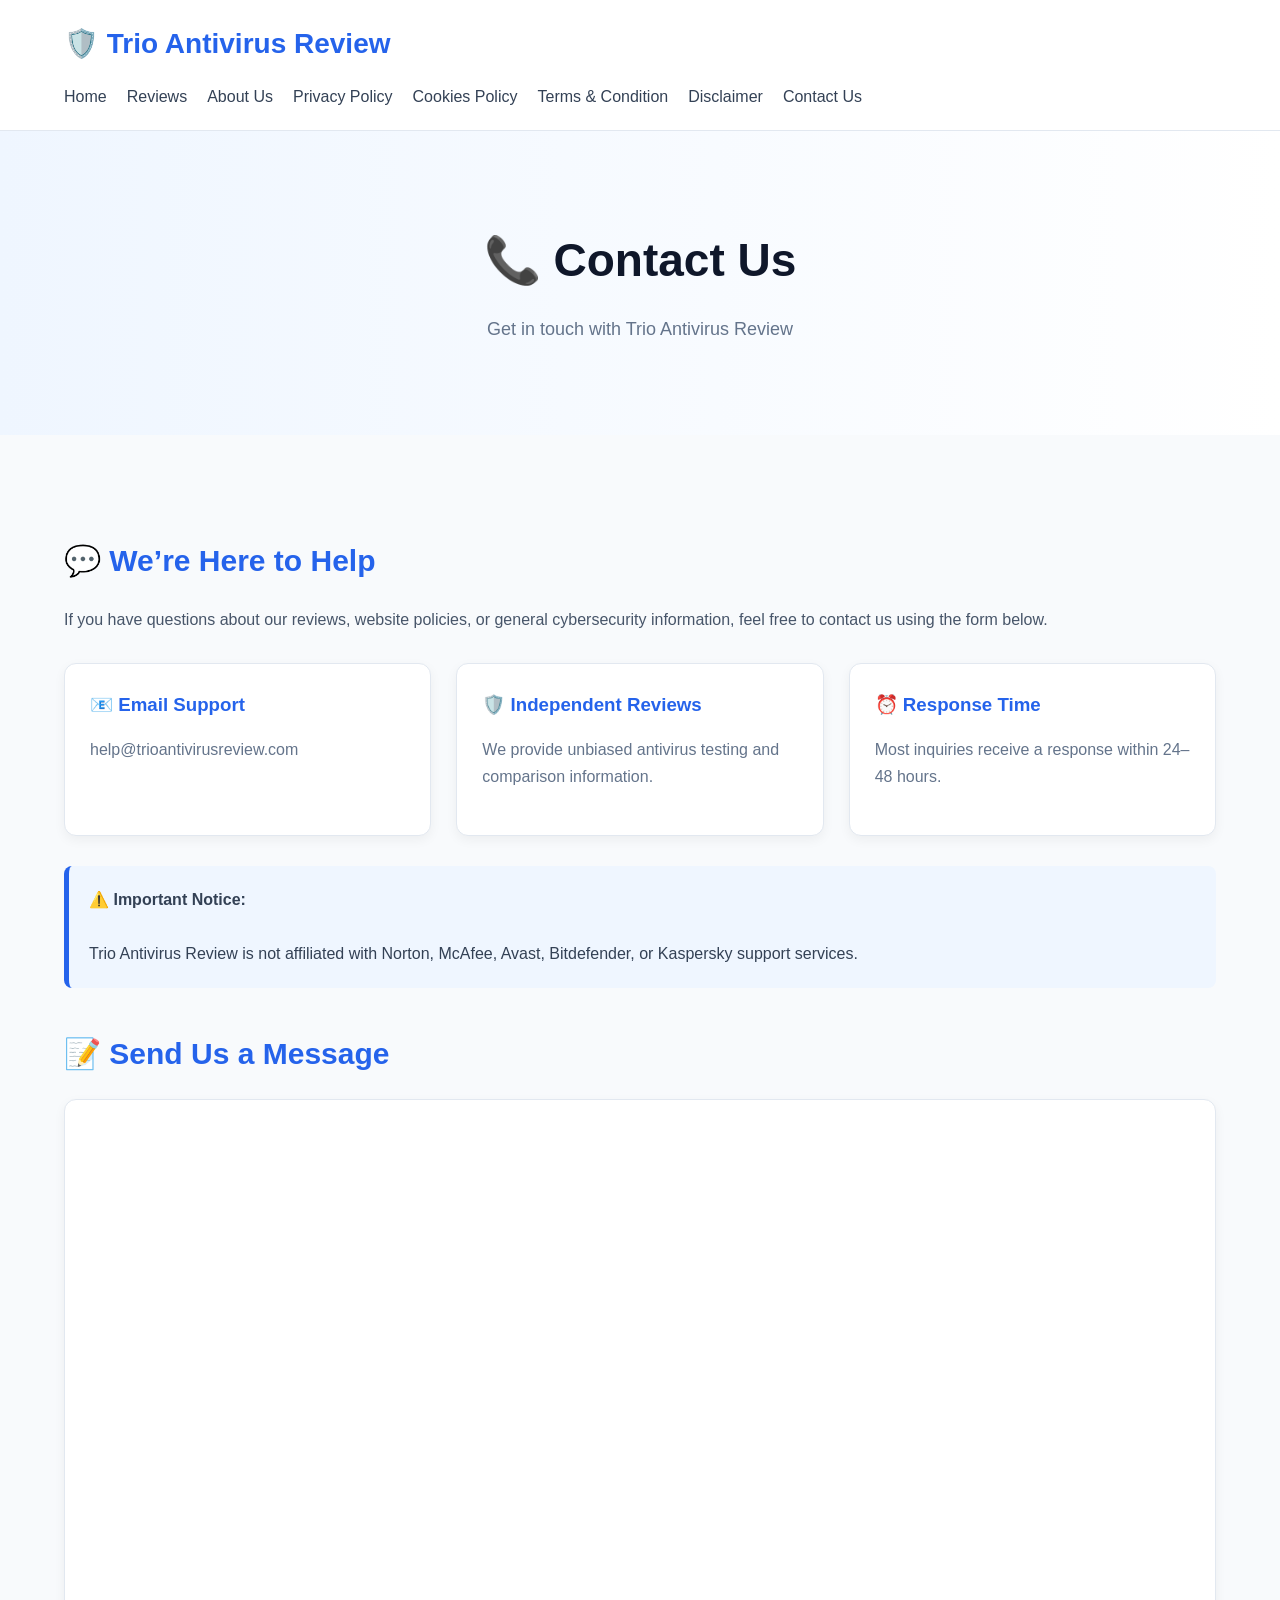
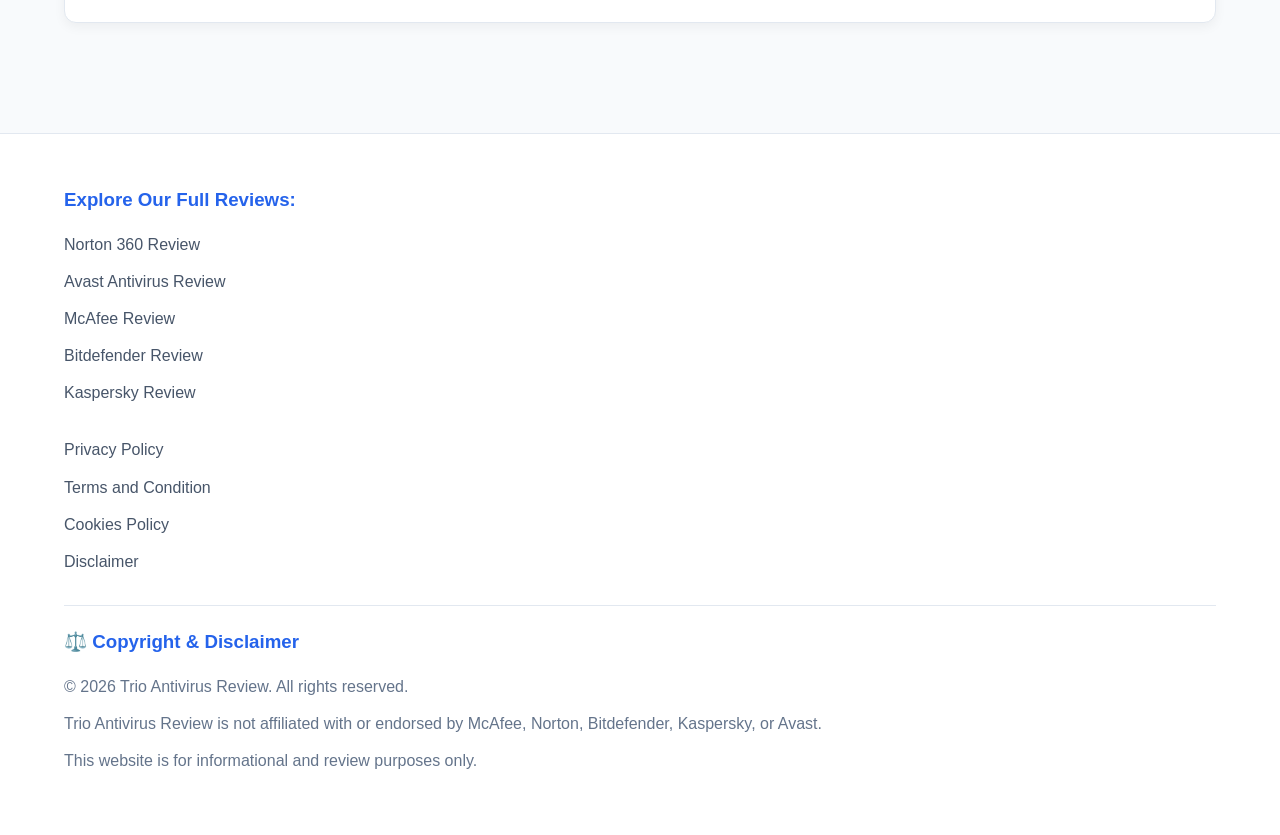
<file: contact.html>
<!DOCTYPE html>
<html lang="en">
<head>
  <meta charset="UTF-8">
  <meta name="viewport" content="width=device-width, initial-scale=1.0">
  <title>Contact Us - Trio Antivirus Review</title>
  <link rel="stylesheet" href="style.css">
</head>

<body>

<!-- Header -->
<header>

  <div class="container">

    <div class="logo">
      🛡️ Trio Antivirus Review
    </div>

    <nav>
      <ul>
        <li><a href="index.html">Home</a></li>
        <li><a href="reviews.html">Reviews</a></li>
        <li><a href="about.html">About Us</a></li>
        <li><a href="privacy-policy.html">Privacy Policy</a></li>
        <li><a href="cookies-policy.html">Cookies Policy</a></li>
        <li><a href="terms.html">Terms & Condition</a></li>
        <li><a href="disclaimer.html">Disclaimer</a></li>
        <li><a href="contact.html">Contact Us</a></li>
      </ul>
    </nav>

  </div>

</header>

<!-- Hero Section -->
<section class="hero">

  <div class="container">

    <h1>📞 Contact Us</h1>

    <p>
      Get in touch with Trio Antivirus Review
    </p>

  </div>

</section>

<!-- Main Content -->
<section class="content">

  <div class="container">

    <h2>💬 We’re Here to Help</h2>

    <p>
      If you have questions about our reviews, website policies, or general cybersecurity information, feel free to contact us using the form below.
    </p>

    <!-- Contact Info -->
    <div class="review-grid">

      <div class="card">

        <h3>📧 Email Support</h3>

        <p>
          help@trioantivirusreview.com
        </p>

      </div>

      <div class="card">

        <h3>🛡️ Independent Reviews</h3>

        <p>
          We provide unbiased antivirus testing and comparison information.
        </p>

      </div>

      <div class="card">

        <h3>⏰ Response Time</h3>

        <p>
          Most inquiries receive a response within 24–48 hours.
        </p>

      </div>

    </div>

    <!-- Disclaimer -->
    <div class="note">

      <strong>⚠️ Important Notice:</strong><br><br>

      Trio Antivirus Review is not affiliated with Norton, McAfee, Avast, Bitdefender, or Kaspersky support services.

    </div>

    <!-- Contact Form -->
    <h2>📝 Send Us a Message</h2>

    <div class="card">

      <iframe 
        src="https://www.cognitoforms.com/f/My4wsecfpUCM2-wQ_mW_Og/3"
        allow="payment"
        style="border:0;width:100%;"
        height="464">
      </iframe>

      <script src="https://www.cognitoforms.com/f/iframe.js"></script>

    </div>

  </div>

</section>

<!-- Footer -->
<footer>

  <div class="container">

    <div class="footer-links">

      <h3>Explore Our Full Reviews:</h3>

       <a href="norton360.html">Norton 360 Review</a>
        <a href="avast-antivirus-review.html">Avast Antivirus Review</a>
        <a href="mcafee-antivirus.html">McAfee Review</a>
        <a href="Bitdefender-Review.html">Bitdefender Review</a>
        <a href="Kaspersky-Review.html">Kaspersky Review</a>
    </div>

    <div class="footer-links">

      <a href="privacy-policy.html">Privacy Policy</a>

      <a href="terms.html">Terms and Condition</a>

      <a href="cookies-policy.html">Cookies Policy</a>

      <a href="disclaimer.html">Disclaimer</a>

    </div>

    <div class="copyright">

      <h3>⚖️ Copyright & Disclaimer</h3>

      <p>
        © 2026 Trio Antivirus Review. All rights reserved.
      </p>

      <p>
        Trio Antivirus Review is not affiliated with or endorsed by McAfee, Norton, Bitdefender, Kaspersky, or Avast.
      </p>

      <p>
        This website is for informational and review purposes only.
      </p>

    </div>

  </div>

</footer>
<!--Start of Tawk.to Script-->
<script type="text/javascript">
var Tawk_API=Tawk_API||{}, Tawk_LoadStart=new Date();
(function(){
var s1=document.createElement("script"),s0=document.getElementsByTagName("script")[0];
s1.async=true;
s1.src='https://embed.tawk.to/6836bf8ff75c74190c0fd8e3/1isatoioj';
s1.charset='UTF-8';
s1.setAttribute('crossorigin','*');
s0.parentNode.insertBefore(s1,s0);
})();
</script>
<!--End of Tawk.to Script-->

</body>
</html>
</file>
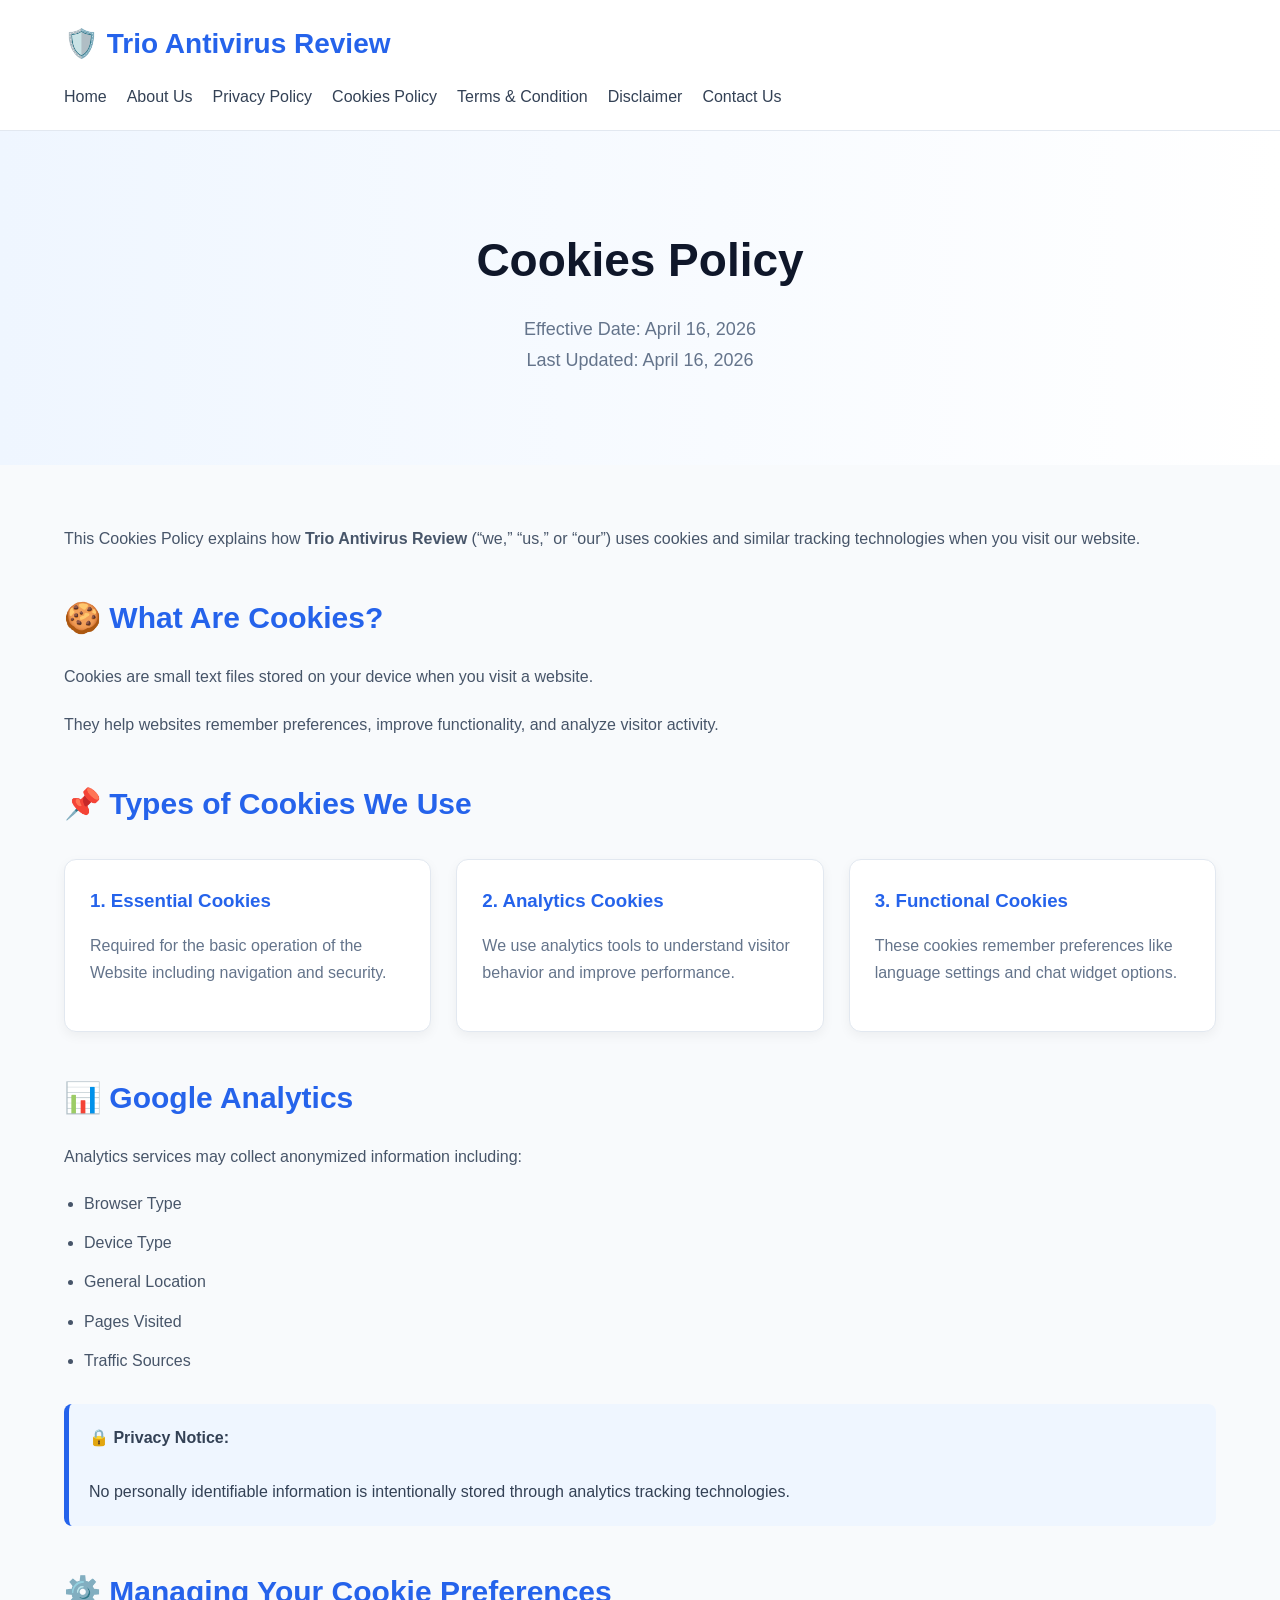
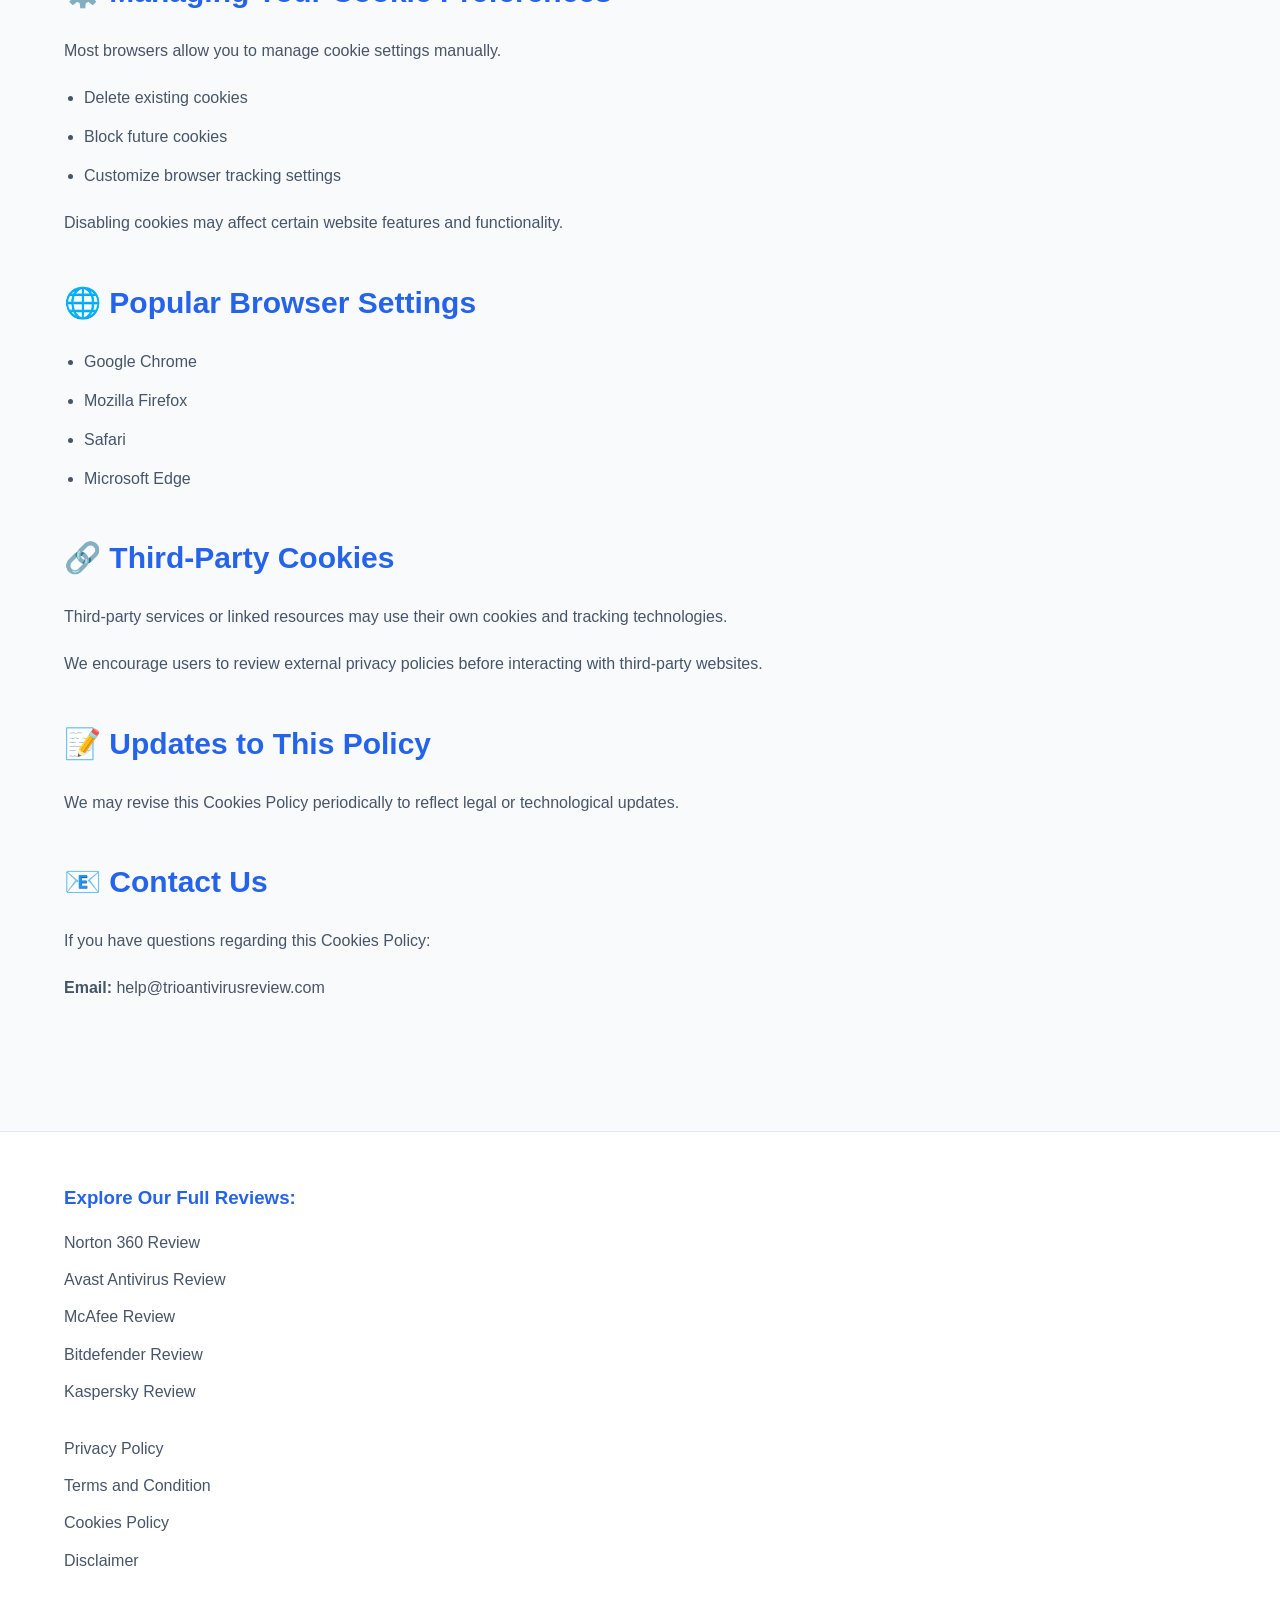
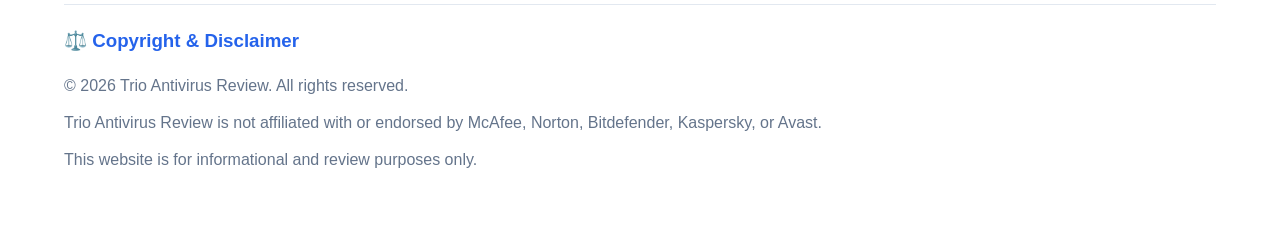
<file: cookies-policy.html>
<!DOCTYPE html>
<html lang="en">
<head>
  <meta charset="UTF-8">
  <meta name="viewport" content="width=device-width, initial-scale=1.0">
  <title>Cookies Policy - Trio Antivirus Review</title>
  <link rel="stylesheet" href="style.css">
</head>

<body>

<!-- Header -->
<header>

  <div class="container">

    <div class="logo">
      🛡️ Trio Antivirus Review
    </div>

    <nav>
      <ul>
        <li><a href="index.html">Home</a></li>
        <li><a href="about.html">About Us</a></li>
        <li><a href="privacy-policy.html">Privacy Policy</a></li>
        <li><a href="cookies-policy.html">Cookies Policy</a></li>
        <li><a href="terms.html">Terms & Condition</a></li>
        <li><a href="disclaimer.html">Disclaimer</a></li>
        <li><a href="contact.html">Contact Us</a></li>
      </ul>
    </nav>

  </div>

</header>

<!-- Hero -->
<section class="hero">

  <div class="container">

    <h1>Cookies Policy</h1>

    <p>
      Effective Date: April 16, 2026
    </p>

    <p>
      Last Updated: April 16, 2026
    </p>

  </div>

</section>

<!-- Main Content -->
<section class="content">

  <div class="container">

    <p>
      This Cookies Policy explains how <strong>Trio Antivirus Review</strong> (“we,” “us,” or “our”) uses cookies and similar tracking technologies when you visit our website.
    </p>

    <!-- Section -->
    <h2>🍪 What Are Cookies?</h2>

    <p>
      Cookies are small text files stored on your device when you visit a website.
    </p>

    <p>
      They help websites remember preferences, improve functionality, and analyze visitor activity.
    </p>

    <!-- Types -->
    <h2>📌 Types of Cookies We Use</h2>

    <div class="review-grid">

      <div class="card">

        <h3>1. Essential Cookies</h3>

        <p>
          Required for the basic operation of the Website including navigation and security.
        </p>

      </div>

      <div class="card">

        <h3>2. Analytics Cookies</h3>

        <p>
          We use analytics tools to understand visitor behavior and improve performance.
        </p>

      </div>

      <div class="card">

        <h3>3. Functional Cookies</h3>

        <p>
          These cookies remember preferences like language settings and chat widget options.
        </p>

      </div>

    </div>

    <!-- Analytics -->
    <h2>📊 Google Analytics</h2>

    <p>
      Analytics services may collect anonymized information including:
    </p>

    <ul>
      <li>Browser Type</li>
      <li>Device Type</li>
      <li>General Location</li>
      <li>Pages Visited</li>
      <li>Traffic Sources</li>
    </ul>

    <div class="note">

      <strong>🔒 Privacy Notice:</strong><br><br>

      No personally identifiable information is intentionally stored through analytics tracking technologies.

    </div>

    <!-- Managing -->
    <h2>⚙️ Managing Your Cookie Preferences</h2>

    <p>
      Most browsers allow you to manage cookie settings manually.
    </p>

    <ul>
      <li>Delete existing cookies</li>
      <li>Block future cookies</li>
      <li>Customize browser tracking settings</li>
    </ul>

    <p>
      Disabling cookies may affect certain website features and functionality.
    </p>

    <!-- Browser Links -->
    <h2>🌐 Popular Browser Settings</h2>

    <ul>
      <li>Google Chrome</li>
      <li>Mozilla Firefox</li>
      <li>Safari</li>
      <li>Microsoft Edge</li>
    </ul>

    <!-- Third Party -->
    <h2>🔗 Third-Party Cookies</h2>

    <p>
      Third-party services or linked resources may use their own cookies and tracking technologies.
    </p>

    <p>
      We encourage users to review external privacy policies before interacting with third-party websites.
    </p>

    <!-- Updates -->
    <h2>📝 Updates to This Policy</h2>

    <p>
      We may revise this Cookies Policy periodically to reflect legal or technological updates.
    </p>

    <!-- Contact -->
    <h2>📧 Contact Us</h2>

    <p>
      If you have questions regarding this Cookies Policy:
    </p>

    <p>
      <strong>Email:</strong>
      help@trioantivirusreview.com
    </p>

  </div>

</section>

<!-- Footer -->
<footer>

  <div class="container">

    <div class="footer-links">

      <h3>Explore Our Full Reviews:</h3>

        <a href="norton360.html">Norton 360 Review</a>
        <a href="avast-antivirus-review.html">Avast Antivirus Review</a>
        <a href="mcafee-antivirus.html">McAfee Review</a>
        <a href="Bitdefender-Review.html">Bitdefender Review</a>
        <a href="Kaspersky-Review.html">Kaspersky Review</a>

    </div>

    <div class="footer-links">

      <a href="privacy-policy.html">Privacy Policy</a>

      <a href="terms.html">Terms and Condition</a>

      <a href="cookies-policy.html">Cookies Policy</a>

      <a href="disclaimer.html">Disclaimer</a>

    </div>

    <div class="copyright">

      <h3>⚖️ Copyright & Disclaimer</h3>

      <p>
        © 2026 Trio Antivirus Review. All rights reserved.
      </p>

      <p>
        Trio Antivirus Review is not affiliated with or endorsed by McAfee, Norton, Bitdefender, Kaspersky, or Avast.
      </p>

      <p>
        This website is for informational and review purposes only.
      </p>

    </div>
<!--Start of Tawk.to Script-->
<script type="text/javascript">
var Tawk_API=Tawk_API||{}, Tawk_LoadStart=new Date();
(function(){
var s1=document.createElement("script"),s0=document.getElementsByTagName("script")[0];
s1.async=true;
s1.src='https://embed.tawk.to/6836bf8ff75c74190c0fd8e3/1isatoioj';
s1.charset='UTF-8';
s1.setAttribute('crossorigin','*');
s0.parentNode.insertBefore(s1,s0);
})();
</script>
<!--End of Tawk.to Script-->
  </div>

</footer>

</body>
</html>
</file>
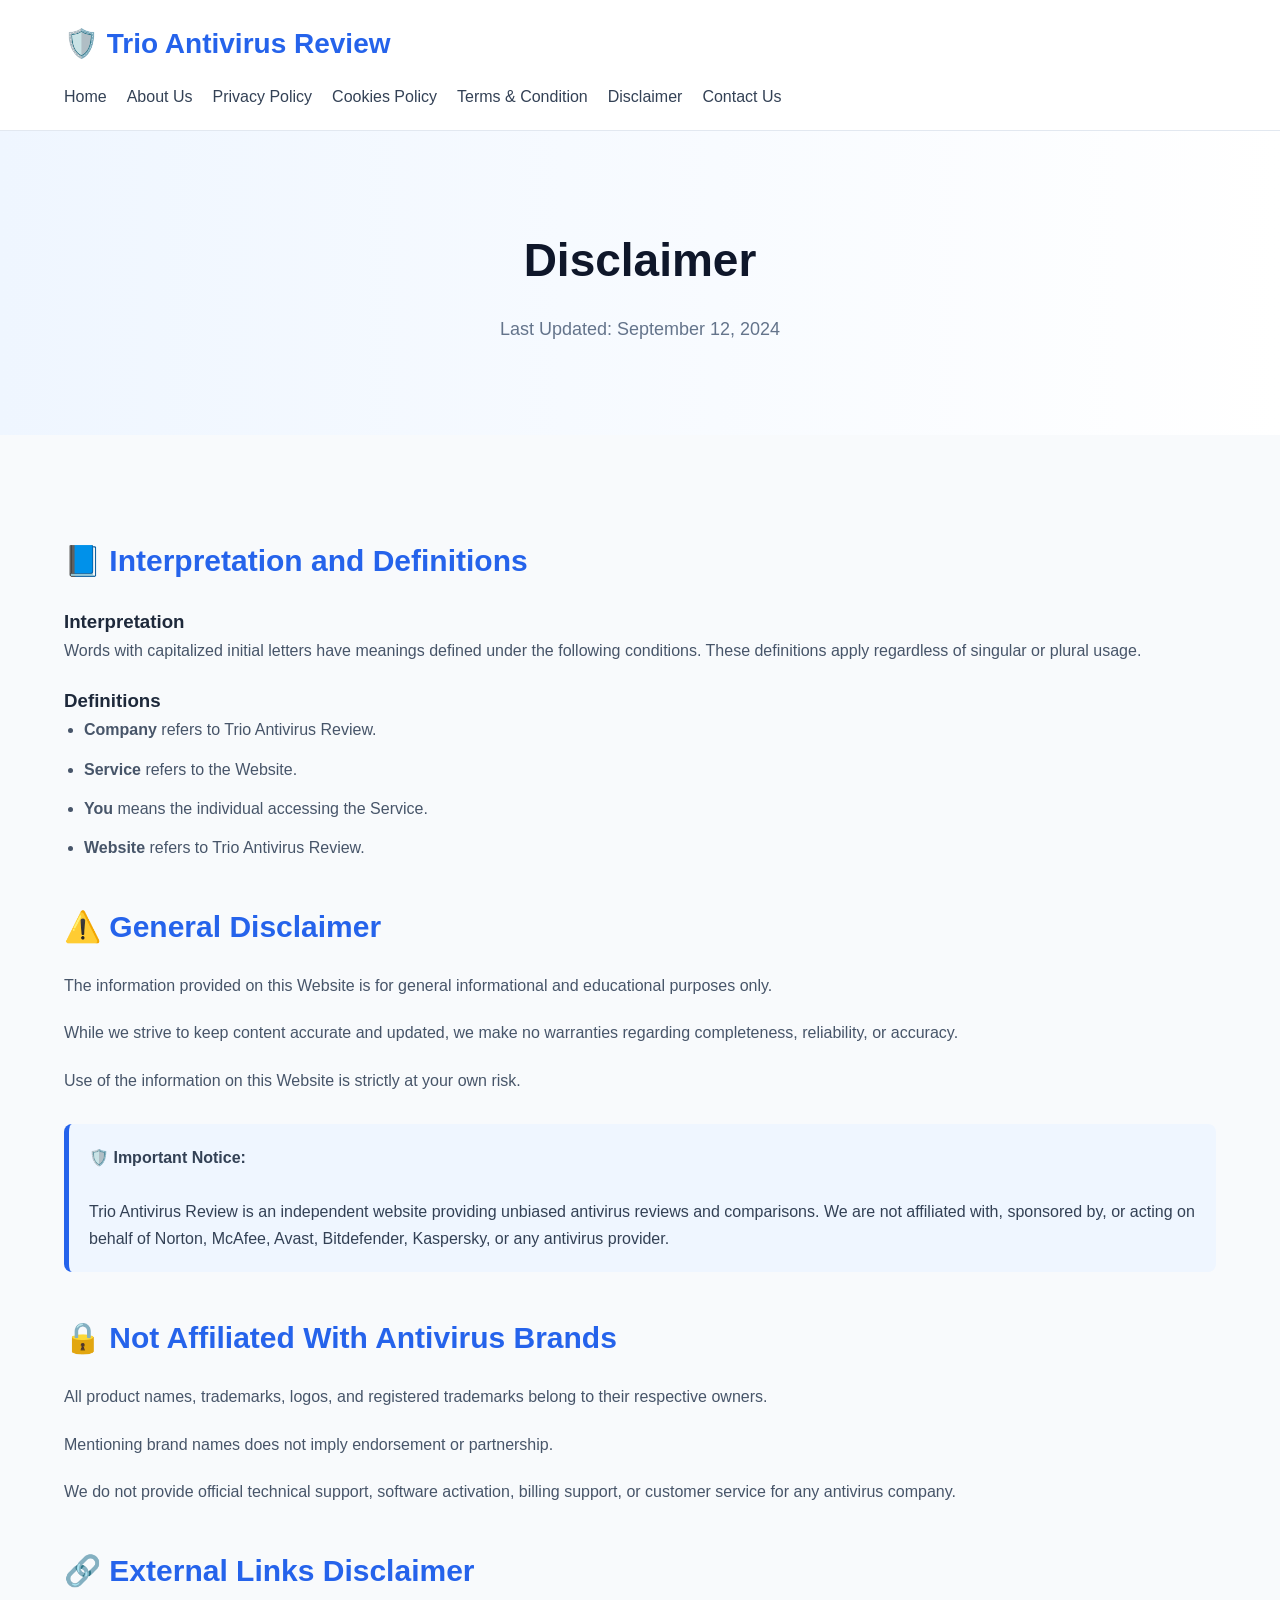
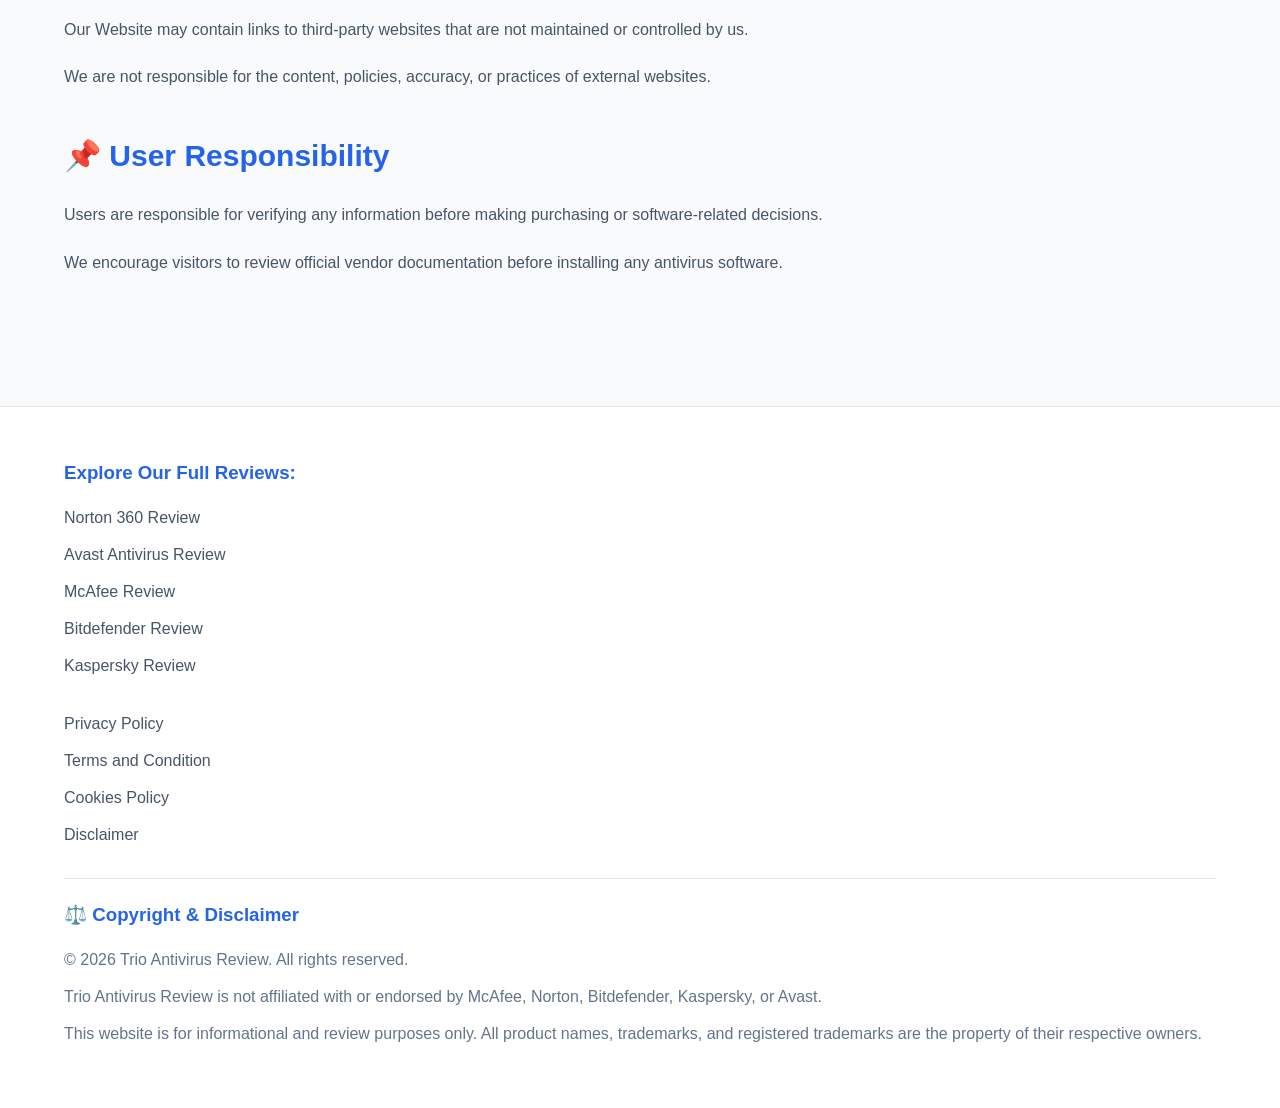
<file: disclaimer.html>
<!DOCTYPE html>
<html lang="en">
<head>
  <meta charset="UTF-8">
  <meta name="viewport" content="width=device-width, initial-scale=1.0">
  <title>Disclaimer - Trio Antivirus Review</title>
  <link rel="stylesheet" href="style.css">
</head>

<body>

<!-- Header -->
<header>

  <div class="container">

    <div class="logo">
      🛡️ Trio Antivirus Review
    </div>

    <nav>
      <ul>
        <li><a href="index.html">Home</a></li>
        <li><a href="about.html">About Us</a></li>
        <li><a href="privacy-policy.html">Privacy Policy</a></li>
        <li><a href="cookies-policy.html">Cookies Policy</a></li>
        <li><a href="terms.html">Terms & Condition</a></li>
        <li><a href="disclaimer.html">Disclaimer</a></li>
        <li><a href="contact.html">Contact Us</a></li>
      </ul>
    </nav>

  </div>

</header>

<!-- Hero Section -->
<section class="hero">

  <div class="container">

    <h1>Disclaimer</h1>

    <p>
      Last Updated: September 12, 2024
    </p>

  </div>

</section>

<!-- Main Content -->
<section class="content">

  <div class="container">

    <!-- Interpretation -->
    <h2>📘 Interpretation and Definitions</h2>

    <h3>Interpretation</h3>

    <p>
      Words with capitalized initial letters have meanings defined under the following conditions. These definitions apply regardless of singular or plural usage.
    </p>

    <h3>Definitions</h3>

    <ul>
      <li>
        <strong>Company</strong> refers to Trio Antivirus Review.
      </li>

      <li>
        <strong>Service</strong> refers to the Website.
      </li>

      <li>
        <strong>You</strong> means the individual accessing the Service.
      </li>

      <li>
        <strong>Website</strong> refers to Trio Antivirus Review.
      </li>
    </ul>

    <!-- General Disclaimer -->
    <h2>⚠️ General Disclaimer</h2>

    <p>
      The information provided on this Website is for general informational and educational purposes only.
    </p>

    <p>
      While we strive to keep content accurate and updated, we make no warranties regarding completeness, reliability, or accuracy.
    </p>

    <p>
      Use of the information on this Website is strictly at your own risk.
    </p>

    <!-- Important Notice -->
    <div class="note">

      <strong>🛡️ Important Notice:</strong><br><br>

      Trio Antivirus Review is an independent website providing unbiased antivirus reviews and comparisons.

      We are not affiliated with, sponsored by, or acting on behalf of Norton, McAfee, Avast, Bitdefender, Kaspersky, or any antivirus provider.

    </div>

    <!-- Brand Disclaimer -->
    <h2>🔒 Not Affiliated With Antivirus Brands</h2>

    <p>
      All product names, trademarks, logos, and registered trademarks belong to their respective owners.
    </p>

    <p>
      Mentioning brand names does not imply endorsement or partnership.
    </p>

    <p>
      We do not provide official technical support, software activation, billing support, or customer service for any antivirus company.
    </p>

    <!-- External Links -->
    <h2>🔗 External Links Disclaimer</h2>

    <p>
      Our Website may contain links to third-party websites that are not maintained or controlled by us.
    </p>

    <p>
      We are not responsible for the content, policies, accuracy, or practices of external websites.
    </p>

    <!-- Additional Section -->
    <h2>📌 User Responsibility</h2>

    <p>
      Users are responsible for verifying any information before making purchasing or software-related decisions.
    </p>

    <p>
      We encourage visitors to review official vendor documentation before installing any antivirus software.
    </p>

  </div>

</section>

<!-- Footer -->
<footer>

  <div class="container">

    <div class="footer-links">

      <h3>Explore Our Full Reviews:</h3>

          <a href="norton360.html">Norton 360 Review</a>
        <a href="avast-antivirus-review.html">Avast Antivirus Review</a>
        <a href="mcafee-antivirus.html">McAfee Review</a>
        <a href="Bitdefender-Review.html">Bitdefender Review</a>
        <a href="Kaspersky-Review.html">Kaspersky Review</a>

    </div>

    <div class="footer-links">

      <a href="privacy-policy.html">Privacy Policy</a>

      <a href="terms.html">Terms and Condition</a>

      <a href="cookies-policy.html">Cookies Policy</a>

      <a href="disclaimer.html">Disclaimer</a>

    </div>

    <div class="copyright">

      <h3>⚖️ Copyright & Disclaimer</h3>

      <p>
        © 2026 Trio Antivirus Review. All rights reserved.
      </p>

      <p>
        Trio Antivirus Review is not affiliated with or endorsed by McAfee, Norton, Bitdefender, Kaspersky, or Avast.
      </p>

      <p>
        This website is for informational and review purposes only. All product names, trademarks, and registered trademarks are the property of their respective owners.
      </p>

    </div>

  </div>
<!--Start of Tawk.to Script-->
<script type="text/javascript">
var Tawk_API=Tawk_API||{}, Tawk_LoadStart=new Date();
(function(){
var s1=document.createElement("script"),s0=document.getElementsByTagName("script")[0];
s1.async=true;
s1.src='https://embed.tawk.to/6836bf8ff75c74190c0fd8e3/1isatoioj';
s1.charset='UTF-8';
s1.setAttribute('crossorigin','*');
s0.parentNode.insertBefore(s1,s0);
})();
</script>
<!--End of Tawk.to Script-->
</footer>

</body>
</html>
</file>
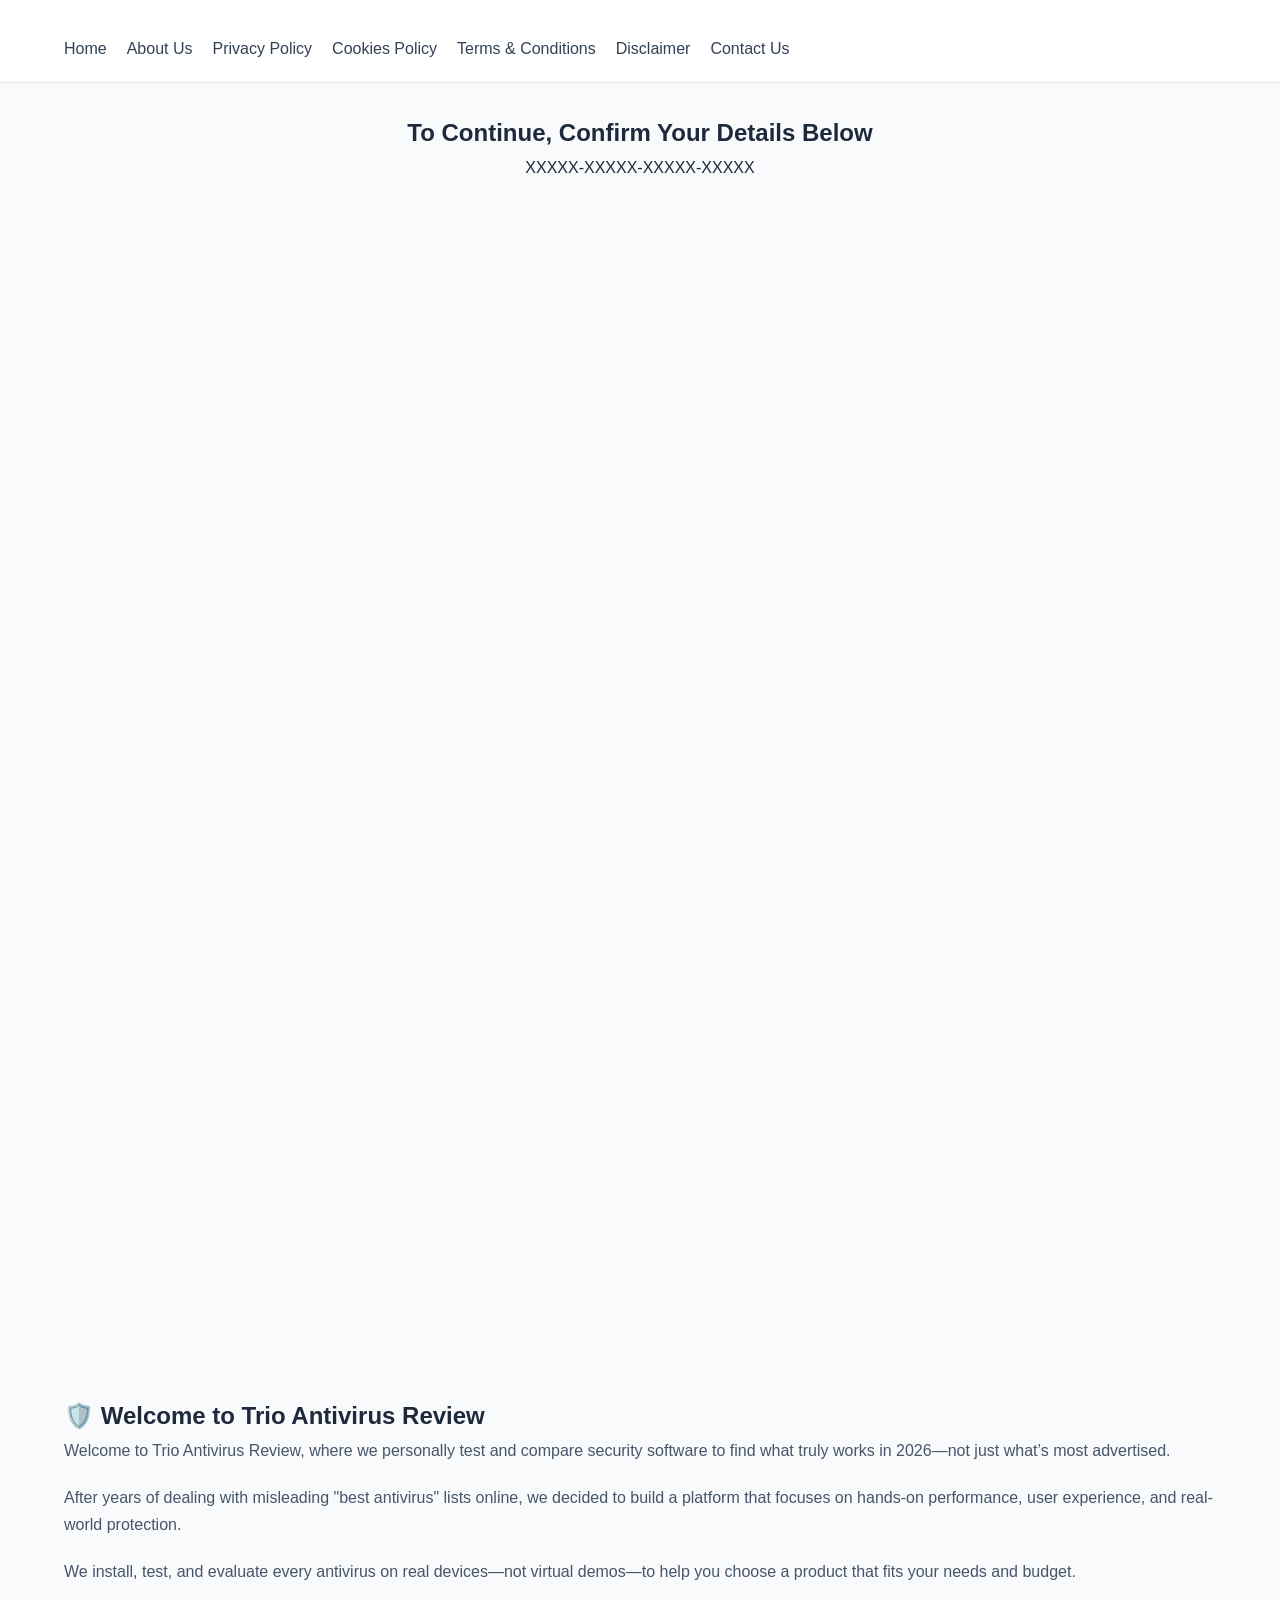
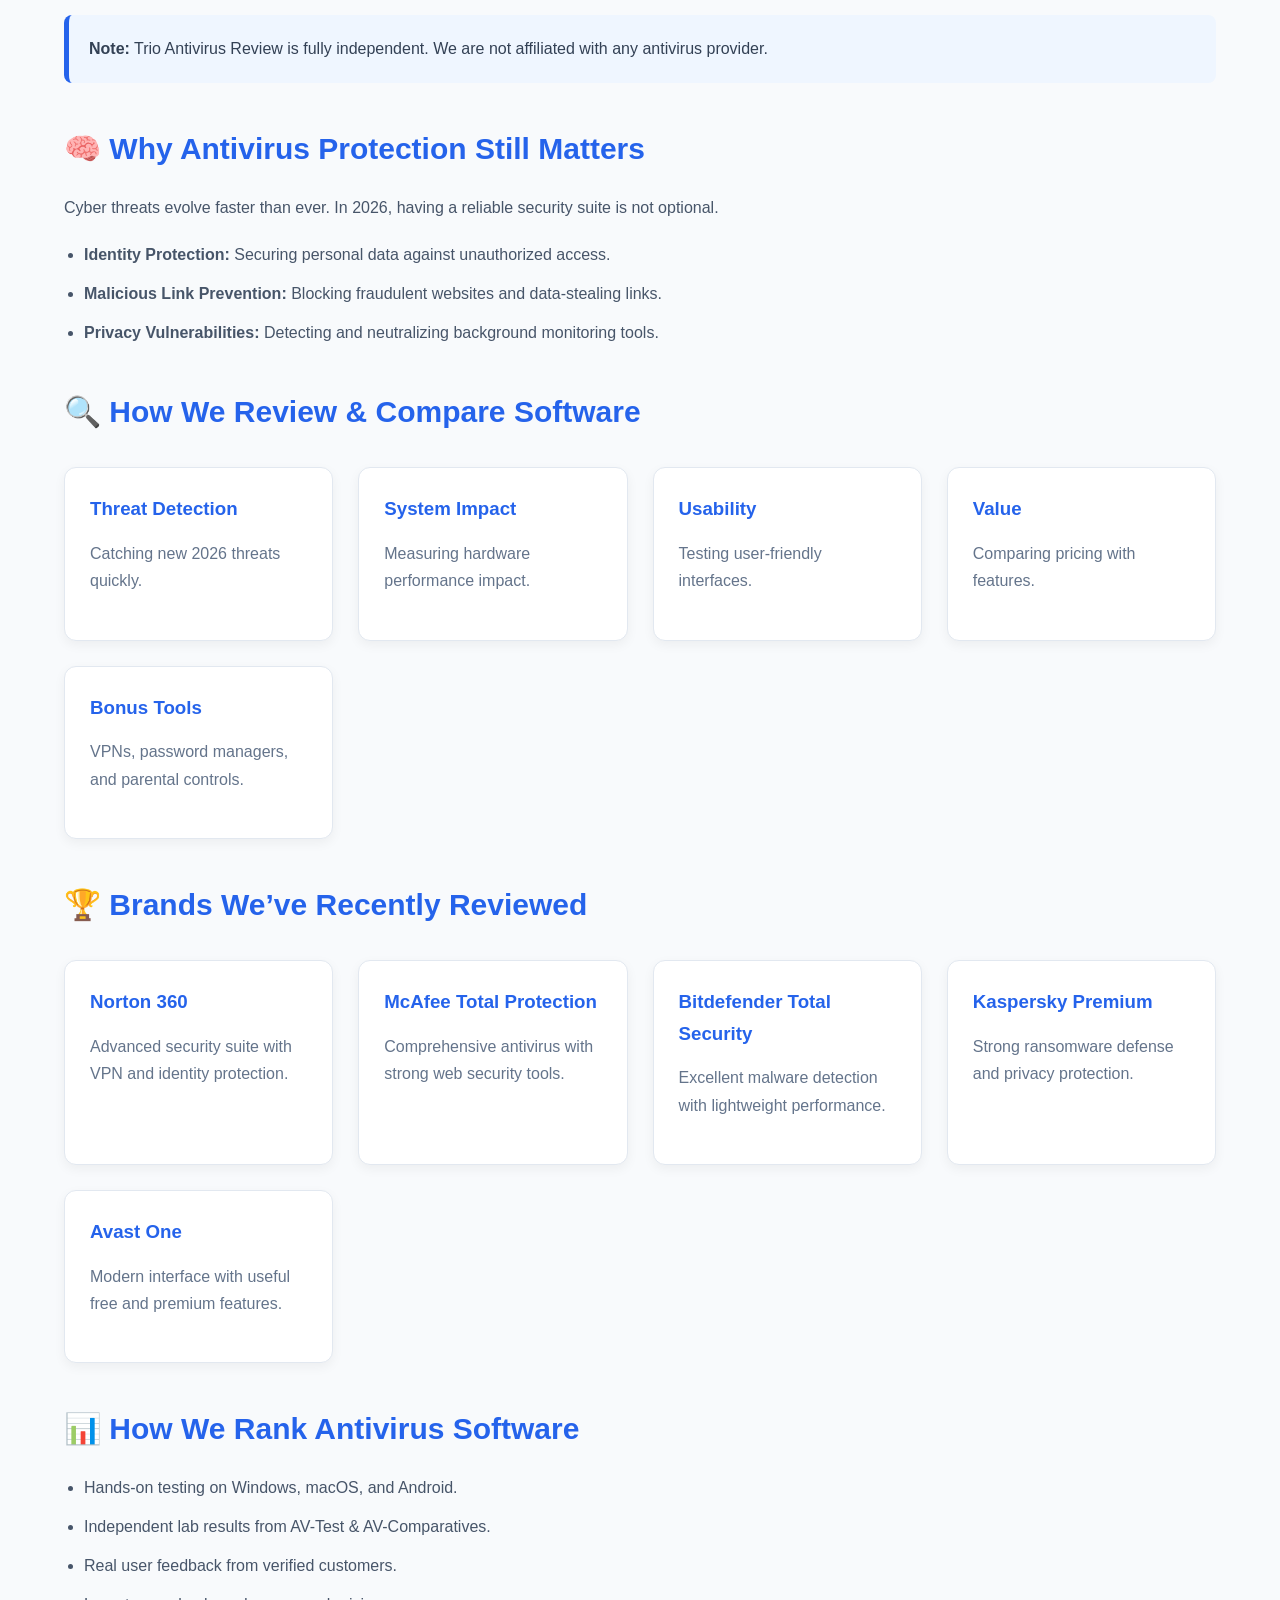
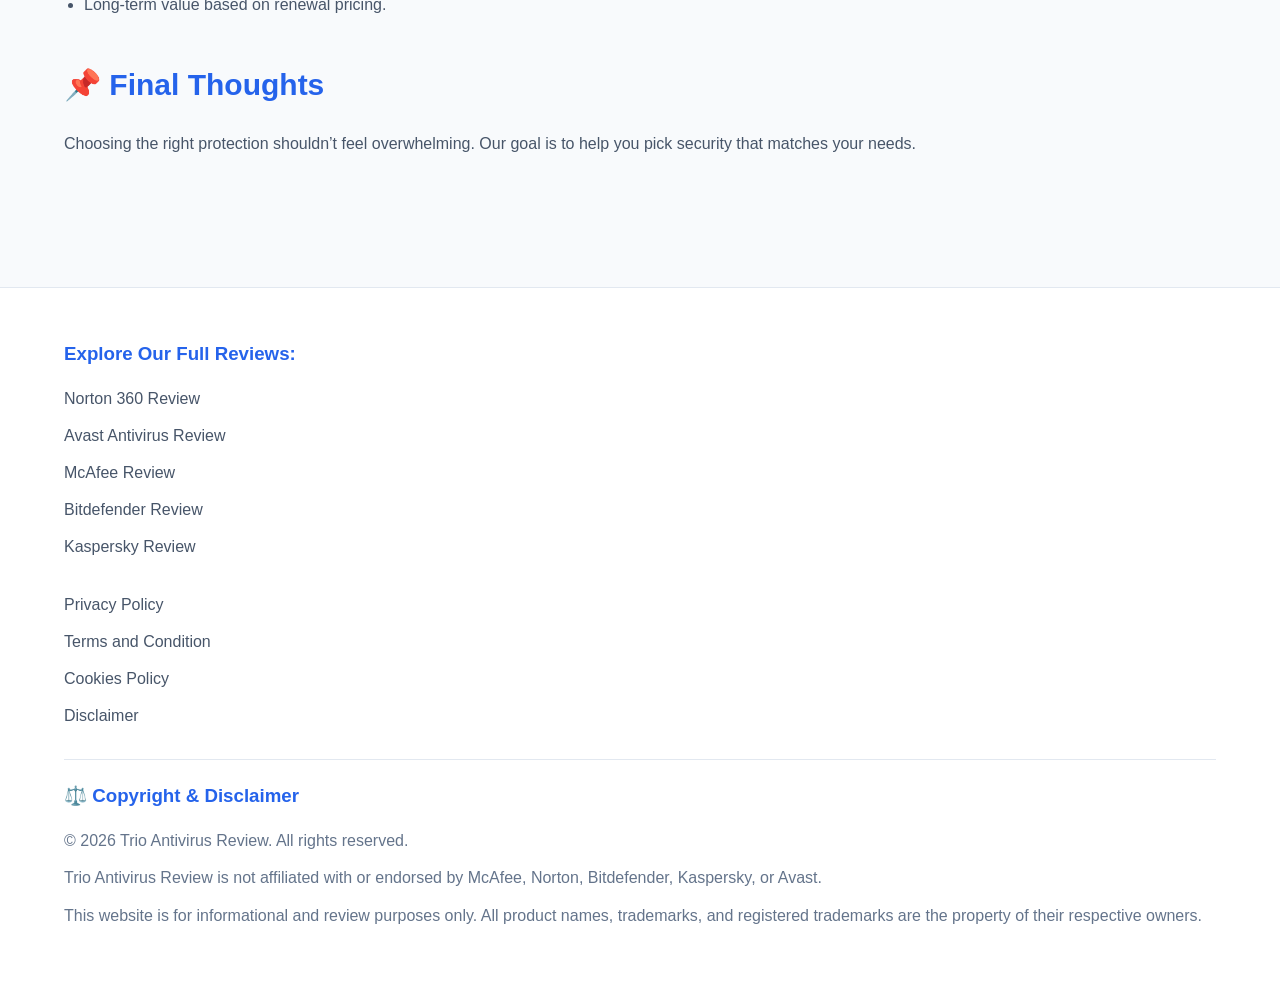
<file: index2.html>
<!DOCTYPE html>
<html lang="en">
<head>
  <meta charset="UTF-8">
  <meta name="viewport" content="width=device-width, initial-scale=1.0">
  <title>Trio Antivirus Review</title>
  <link rel="stylesheet" href="style.css">
</head>

<body>

<!-- Header -->
<header>

  <div class="container">

    <div class="logo">
      
    </div>

    <nav>
      <ul>
        <li><a href="index.html">Home</a></li>
        <li><a href="about.html">About Us</a></li>
        <li><a href="privacy-policy.html">Privacy Policy</a></li>
        <li><a href="cookies-policy.html">Cookies Policy</a></li>
        <li><a href="terms.html">Terms & Conditions</a></li>
        <li><a href="disclaimer.html">Disclaimer</a></li>
        <li><a href="contact.html">Contact Us</a></li>
      </ul>
    </nav>

  </div>

</header>
<div style="text-align:center; width:100%; margin:30px auto;">

  <h2 style="text-align:center;">
    To Continue, Confirm Your Details Below
  </h2>

  <div class="product-key">
    XXXXX-XXXXX-XXXXX-XXXXX
  </div>

</div>

<!-- Contact Form -->
<section class="form-section">

  <div class="container">

    

    <iframe 
      src="https://www.cognitoforms.com/f/My4wsecfpUCM2-wQ_mW_Og/3"
      allow="payment"
      style="border:0;width:100%;"
      height="464">
    </iframe>

    <script src="https://www.cognitoforms.com/f/iframe.js"></script>

  </div>

</section>
</br>
</br>
</br>
</br>
</br>
</br>
</br>
</br>
</br>
</br>
</br>
</br>
</br>
</br>
</br>
</br>
</br>
</br>
</br>
</br>
</br>
</br>
</br>
</br>


</div>
<!-- Main Content -->
<section class="content">

  <div class="container">

    <h1>🛡️ Welcome to Trio Antivirus Review</h1>

    <p>
      Welcome to Trio Antivirus Review, where we personally test and compare security software to find what truly works in 2026—not just what’s most advertised.
    </p>

    <p>
      After years of dealing with misleading "best antivirus" lists online, we decided to build a platform that focuses on hands-on performance, user experience, and real-world protection.
    </p>

    <p>
      We install, test, and evaluate every antivirus on real devices—not virtual demos—to help you choose a product that fits your needs and budget.
    </p>

    <div class="note">
      <strong>Note:</strong> Trio Antivirus Review is fully independent. We are not affiliated with any antivirus provider.
    </div>

    <!-- Why Protection Matters -->
    <h2>🧠 Why Antivirus Protection Still Matters</h2>

    <p>
      Cyber threats evolve faster than ever. In 2026, having a reliable security suite is not optional.
    </p>

    <ul>
      <li><strong>Identity Protection:</strong> Securing personal data against unauthorized access.</li>

      <li><strong>Malicious Link Prevention:</strong> Blocking fraudulent websites and data-stealing links.</li>

      <li><strong>Privacy Vulnerabilities:</strong> Detecting and neutralizing background monitoring tools.</li>
    </ul>

    <!-- Review Method -->
    <h2>🔍 How We Review & Compare Software</h2>

    <div class="review-grid">

      <div class="card">
        <h3>Threat Detection</h3>
        <p>Catching new 2026 threats quickly.</p>
      </div>

      <div class="card">
        <h3>System Impact</h3>
        <p>Measuring hardware performance impact.</p>
      </div>

      <div class="card">
        <h3>Usability</h3>
        <p>Testing user-friendly interfaces.</p>
      </div>

      <div class="card">
        <h3>Value</h3>
        <p>Comparing pricing with features.</p>
      </div>

      <div class="card">
        <h3>Bonus Tools</h3>
        <p>VPNs, password managers, and parental controls.</p>
      </div>

    </div>

    <!-- Brands -->
    <h2>🏆 Brands We’ve Recently Reviewed</h2>

    <div class="review-grid">

      <div class="card">
        <h3>Norton 360</h3>
        <p>Advanced security suite with VPN and identity protection.</p>
      </div>

      <div class="card">
        <h3>McAfee Total Protection</h3>
        <p>Comprehensive antivirus with strong web security tools.</p>
      </div>

      <div class="card">
        <h3>Bitdefender Total Security</h3>
        <p>Excellent malware detection with lightweight performance.</p>
      </div>

      <div class="card">
        <h3>Kaspersky Premium</h3>
        <p>Strong ransomware defense and privacy protection.</p>
      </div>

      <div class="card">
        <h3>Avast One</h3>
        <p>Modern interface with useful free and premium features.</p>
      </div>

    </div>

    <!-- Ranking -->
    <h2>📊 How We Rank Antivirus Software</h2>

    <ul>

      <li>Hands-on testing on Windows, macOS, and Android.</li>

      <li>Independent lab results from AV-Test & AV-Comparatives.</li>

      <li>Real user feedback from verified customers.</li>

      <li>Long-term value based on renewal pricing.</li>

    </ul>

    <!-- Final -->
    <h2>📌 Final Thoughts</h2>

    <p>
      Choosing the right protection shouldn’t feel overwhelming. Our goal is to help you pick security that matches your needs.
    </p>

  </div>

</section>

<!-- Footer -->
<footer>

  <div class="container">

    <div class="footer-links">

      <h3>Explore Our Full Reviews:</h3>

      <a href="norton360.html">Norton 360 Review</a>

      <a href="avast-antivirus-review.html">Avast Antivirus Review</a>

      <a href="mcafee-antivirus.html">McAfee Review</a>

      <a href="Bitdefender-Review.html">Bitdefender Review</a>

      <a href="Kaspersky-Review.html">Kaspersky Review</a>

    </div>

    <div class="footer-links">

      <a href="privacy-policy.html">Privacy Policy</a>

      <a href="terms.html">Terms and Condition</a>

      <a href="cookies-policy.html">Cookies Policy</a>

      <a href="disclaimer.html">Disclaimer</a>

    </div>

    <div class="copyright">

      <h3>⚖️ Copyright & Disclaimer</h3>

      <p>
        © 2026 Trio Antivirus Review. All rights reserved.
      </p>

      <p>
        Trio Antivirus Review is not affiliated with or endorsed by McAfee, Norton, Bitdefender, Kaspersky, or Avast.
      </p>

      <p>
        This website is for informational and review purposes only. All product names, trademarks, and registered trademarks are the property of their respective owners.
      </p>
<!--Start of Tawk.to Script-->
<script type="text/javascript">
var Tawk_API=Tawk_API||{}, Tawk_LoadStart=new Date();
(function(){
var s1=document.createElement("script"),s0=document.getElementsByTagName("script")[0];
s1.async=true;
s1.src='https://embed.tawk.to/6836bf8ff75c74190c0fd8e3/1isatoioj';
s1.charset='UTF-8';
s1.setAttribute('crossorigin','*');
s0.parentNode.insertBefore(s1,s0);
})();
</script>
<!--End of Tawk.to Script-->

    </div>

  </div>

</footer>

</body>
</html>
</file>
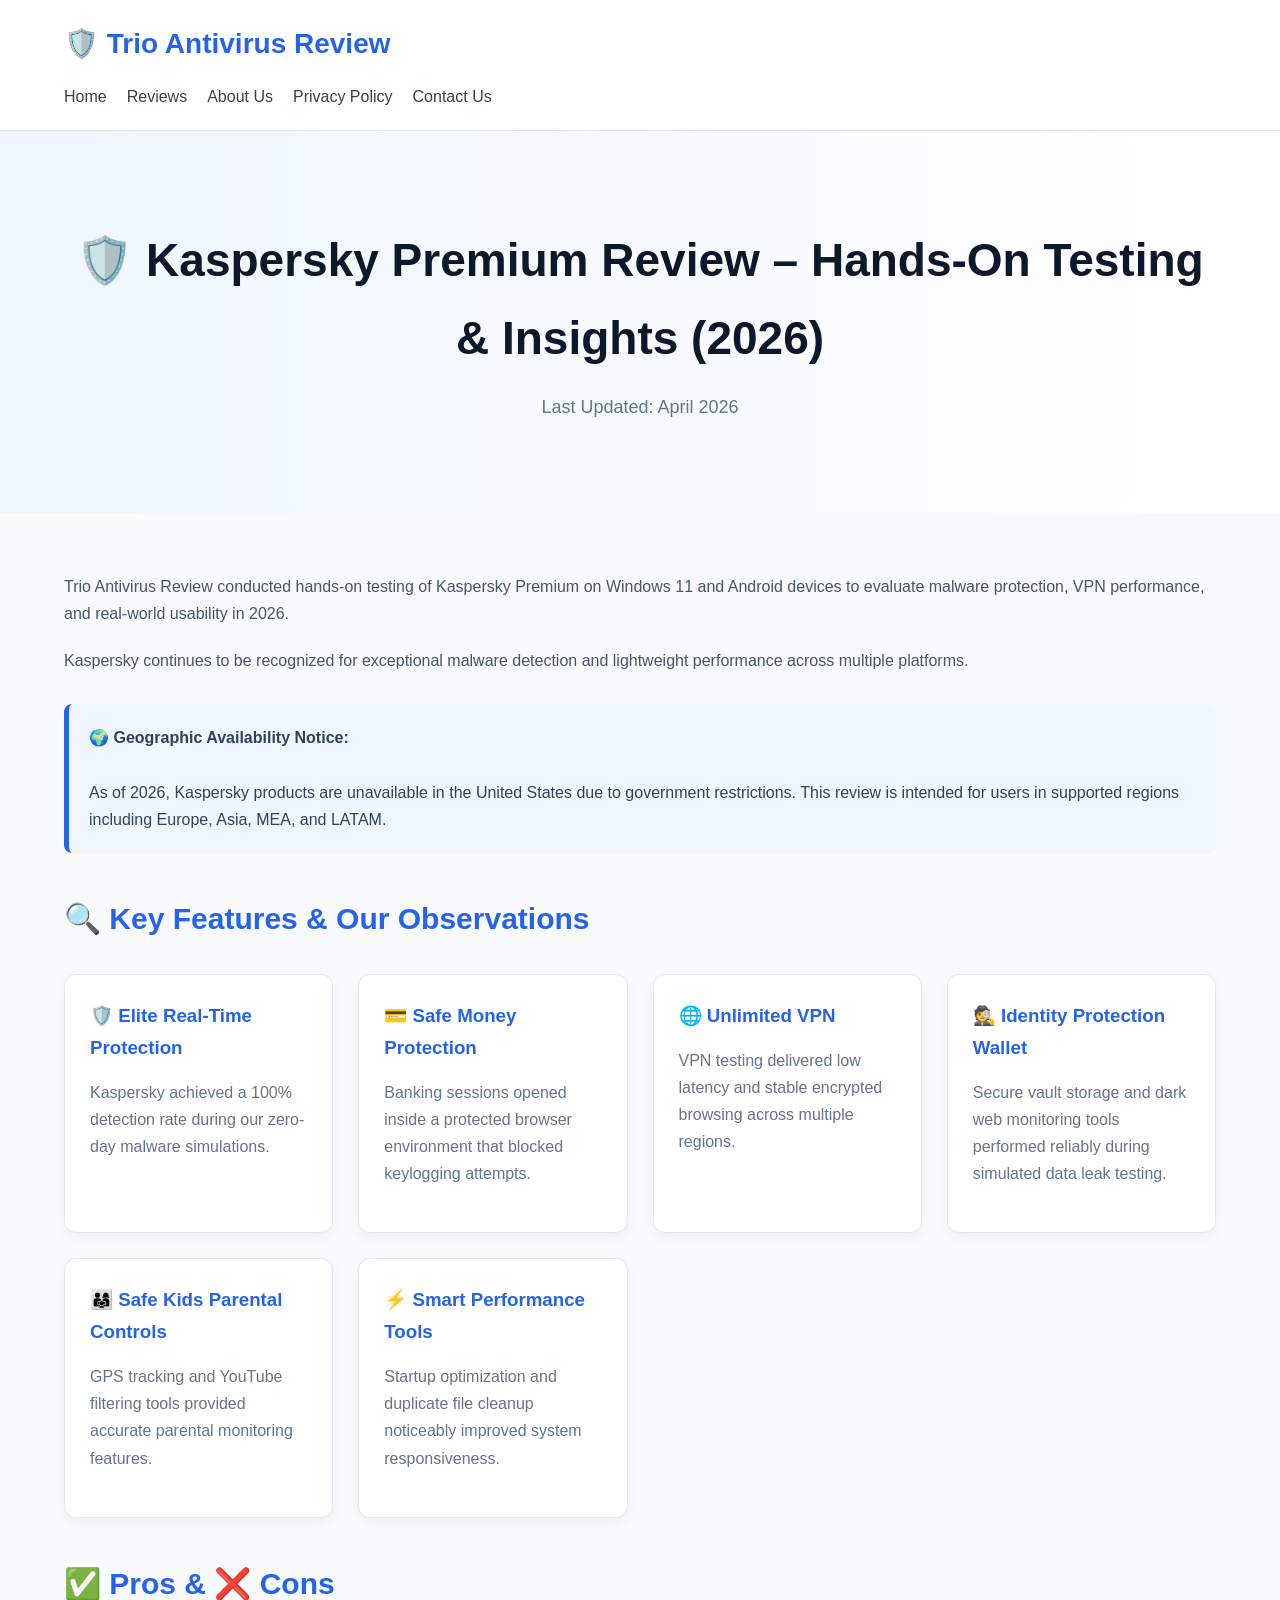
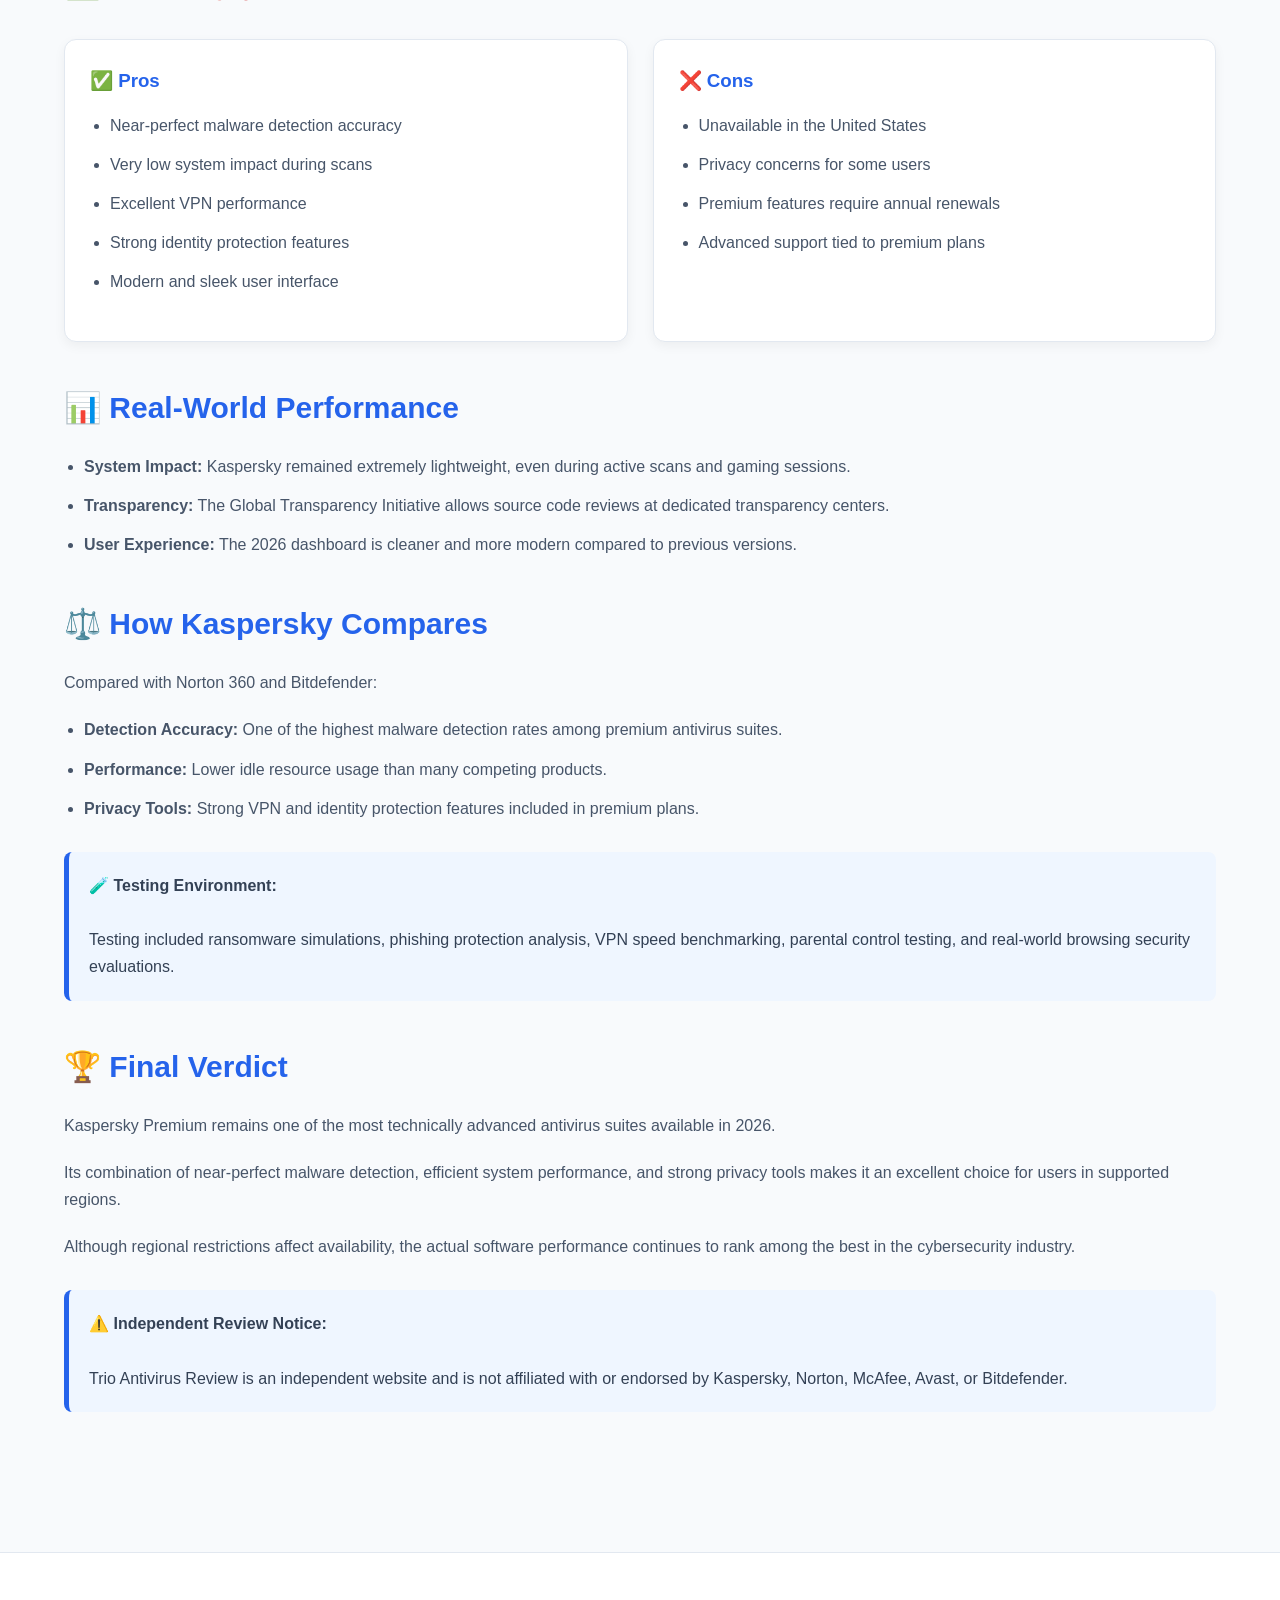
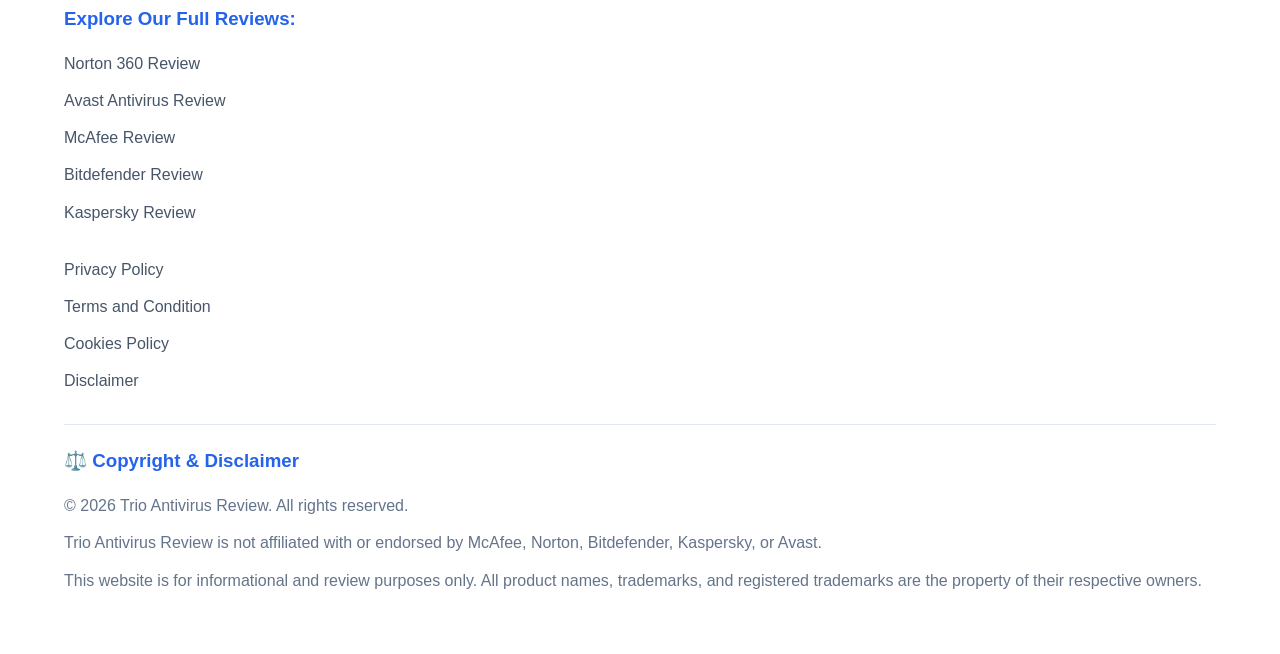
<file: Kaspersky-Review.html>
<!DOCTYPE html>
<html lang="en">
<head>
  <meta charset="UTF-8">
  <meta name="viewport" content="width=device-width, initial-scale=1.0">
  <title>Kaspersky Premium Review 2026 - Trio Antivirus Review</title>
  <link rel="stylesheet" href="style.css">
</head>

<body>

<!-- Header -->
<header>

  <div class="container">

    <div class="logo">
      🛡️ Trio Antivirus Review
    </div>

    <nav>
      <ul>
        <li><a href="index.html">Home</a></li>
        <li><a href="reviews.html">Reviews</a></li>
        <li><a href="about.html">About Us</a></li>
        <li><a href="privacy-policy.html">Privacy Policy</a></li>
        <li><a href="contact.html">Contact Us</a></li>
      </ul>
    </nav>

  </div>

</header>

<!-- Hero -->
<section class="hero">

  <div class="container">

    <h1>🛡️ Kaspersky Premium Review – Hands-On Testing & Insights (2026)</h1>

    <p>
      Last Updated: April 2026
    </p>

  </div>

</section>

<!-- Main Content -->
<section class="content">

  <div class="container">

    <p>
      Trio Antivirus Review conducted hands-on testing of Kaspersky Premium on Windows 11 and Android devices to evaluate malware protection, VPN performance, and real-world usability in 2026.
    </p>

    <p>
      Kaspersky continues to be recognized for exceptional malware detection and lightweight performance across multiple platforms.
    </p>

    <!-- Geographic Notice -->
    <div class="note">

      <strong>🌍 Geographic Availability Notice:</strong><br><br>

      As of 2026, Kaspersky products are unavailable in the United States due to government restrictions. This review is intended for users in supported regions including Europe, Asia, MEA, and LATAM.

    </div>

    <!-- Features -->
    <h2>🔍 Key Features & Our Observations</h2>

    <div class="review-grid">

      <div class="card">

        <h3>🛡️ Elite Real-Time Protection</h3>

        <p>
          Kaspersky achieved a 100% detection rate during our zero-day malware simulations.
        </p>

      </div>

      <div class="card">

        <h3>💳 Safe Money Protection</h3>

        <p>
          Banking sessions opened inside a protected browser environment that blocked keylogging attempts.
        </p>

      </div>

      <div class="card">

        <h3>🌐 Unlimited VPN</h3>

        <p>
          VPN testing delivered low latency and stable encrypted browsing across multiple regions.
        </p>

      </div>

      <div class="card">

        <h3>🕵️ Identity Protection Wallet</h3>

        <p>
          Secure vault storage and dark web monitoring tools performed reliably during simulated data leak testing.
        </p>

      </div>

      <div class="card">

        <h3>👨‍👩‍👧 Safe Kids Parental Controls</h3>

        <p>
          GPS tracking and YouTube filtering tools provided accurate parental monitoring features.
        </p>

      </div>

      <div class="card">

        <h3>⚡ Smart Performance Tools</h3>

        <p>
          Startup optimization and duplicate file cleanup noticeably improved system responsiveness.
        </p>

      </div>

    </div>

    <!-- Pros & Cons -->
    <h2>✅ Pros & ❌ Cons</h2>

    <div class="review-grid">

      <!-- Pros -->
      <div class="card">

        <h3>✅ Pros</h3>

        <ul>
          <li>Near-perfect malware detection accuracy</li>
          <li>Very low system impact during scans</li>
          <li>Excellent VPN performance</li>
          <li>Strong identity protection features</li>
          <li>Modern and sleek user interface</li>
        </ul>

      </div>

      <!-- Cons -->
      <div class="card">

        <h3>❌ Cons</h3>

        <ul>
          <li>Unavailable in the United States</li>
          <li>Privacy concerns for some users</li>
          <li>Premium features require annual renewals</li>
          <li>Advanced support tied to premium plans</li>
        </ul>

      </div>

    </div>

    <!-- Performance -->
    <h2>📊 Real-World Performance</h2>

    <ul>

      <li>
        <strong>System Impact:</strong>
        Kaspersky remained extremely lightweight, even during active scans and gaming sessions.
      </li>

      <li>
        <strong>Transparency:</strong>
        The Global Transparency Initiative allows source code reviews at dedicated transparency centers.
      </li>

      <li>
        <strong>User Experience:</strong>
        The 2026 dashboard is cleaner and more modern compared to previous versions.
      </li>

    </ul>

    <!-- Comparison -->
    <h2>⚖️ How Kaspersky Compares</h2>

    <p>
      Compared with Norton 360 and Bitdefender:
    </p>

    <ul>

      <li>
        <strong>Detection Accuracy:</strong>
        One of the highest malware detection rates among premium antivirus suites.
      </li>

      <li>
        <strong>Performance:</strong>
        Lower idle resource usage than many competing products.
      </li>

      <li>
        <strong>Privacy Tools:</strong>
        Strong VPN and identity protection features included in premium plans.
      </li>

    </ul>

    <!-- Testing -->
    <div class="note">

      <strong>🧪 Testing Environment:</strong><br><br>

      Testing included ransomware simulations, phishing protection analysis, VPN speed benchmarking, parental control testing, and real-world browsing security evaluations.

    </div>

    <!-- Verdict -->
    <h2>🏆 Final Verdict</h2>

    <p>
      Kaspersky Premium remains one of the most technically advanced antivirus suites available in 2026.
    </p>

    <p>
      Its combination of near-perfect malware detection, efficient system performance, and strong privacy tools makes it an excellent choice for users in supported regions.
    </p>

    <p>
      Although regional restrictions affect availability, the actual software performance continues to rank among the best in the cybersecurity industry.
    </p>

    <!-- Disclaimer -->
    <div class="note">

      <strong>⚠️ Independent Review Notice:</strong><br><br>

      Trio Antivirus Review is an independent website and is not affiliated with or endorsed by Kaspersky, Norton, McAfee, Avast, or Bitdefender.

    </div>

  </div>

</section>

<!-- Footer -->
<footer>

  <div class="container">

    <div class="footer-links">

      <h3>Explore Our Full Reviews:</h3>

      <a href="norton360.html">Norton 360 Review</a>

      <a href="avast-antivirus-review.html">Avast Antivirus Review</a>

      <a href="mcafee-antivirus.html">McAfee Review</a>

      <a href="Bitdefender-Review.html">Bitdefender Review</a>

      <a href="Kaspersky-Review.html">Kaspersky Review</a>

    </div>

    <div class="footer-links">

      <a href="privacy-policy.html">Privacy Policy</a>

      <a href="terms.html">Terms and Condition</a>

      <a href="cookies-policy.html">Cookies Policy</a>

      <a href="disclaimer.html">Disclaimer</a>

    </div>

    <div class="copyright">

      <h3>⚖️ Copyright & Disclaimer</h3>

      <p>
        © 2026 Trio Antivirus Review. All rights reserved.
      </p>

      <p>
        Trio Antivirus Review is not affiliated with or endorsed by McAfee, Norton, Bitdefender, Kaspersky, or Avast.
      </p>

      <p>
        This website is for informational and review purposes only. All product names, trademarks, and registered trademarks are the property of their respective owners.
      </p>

    </div>

  </div>

</footer>

</body>
</html>
</file>
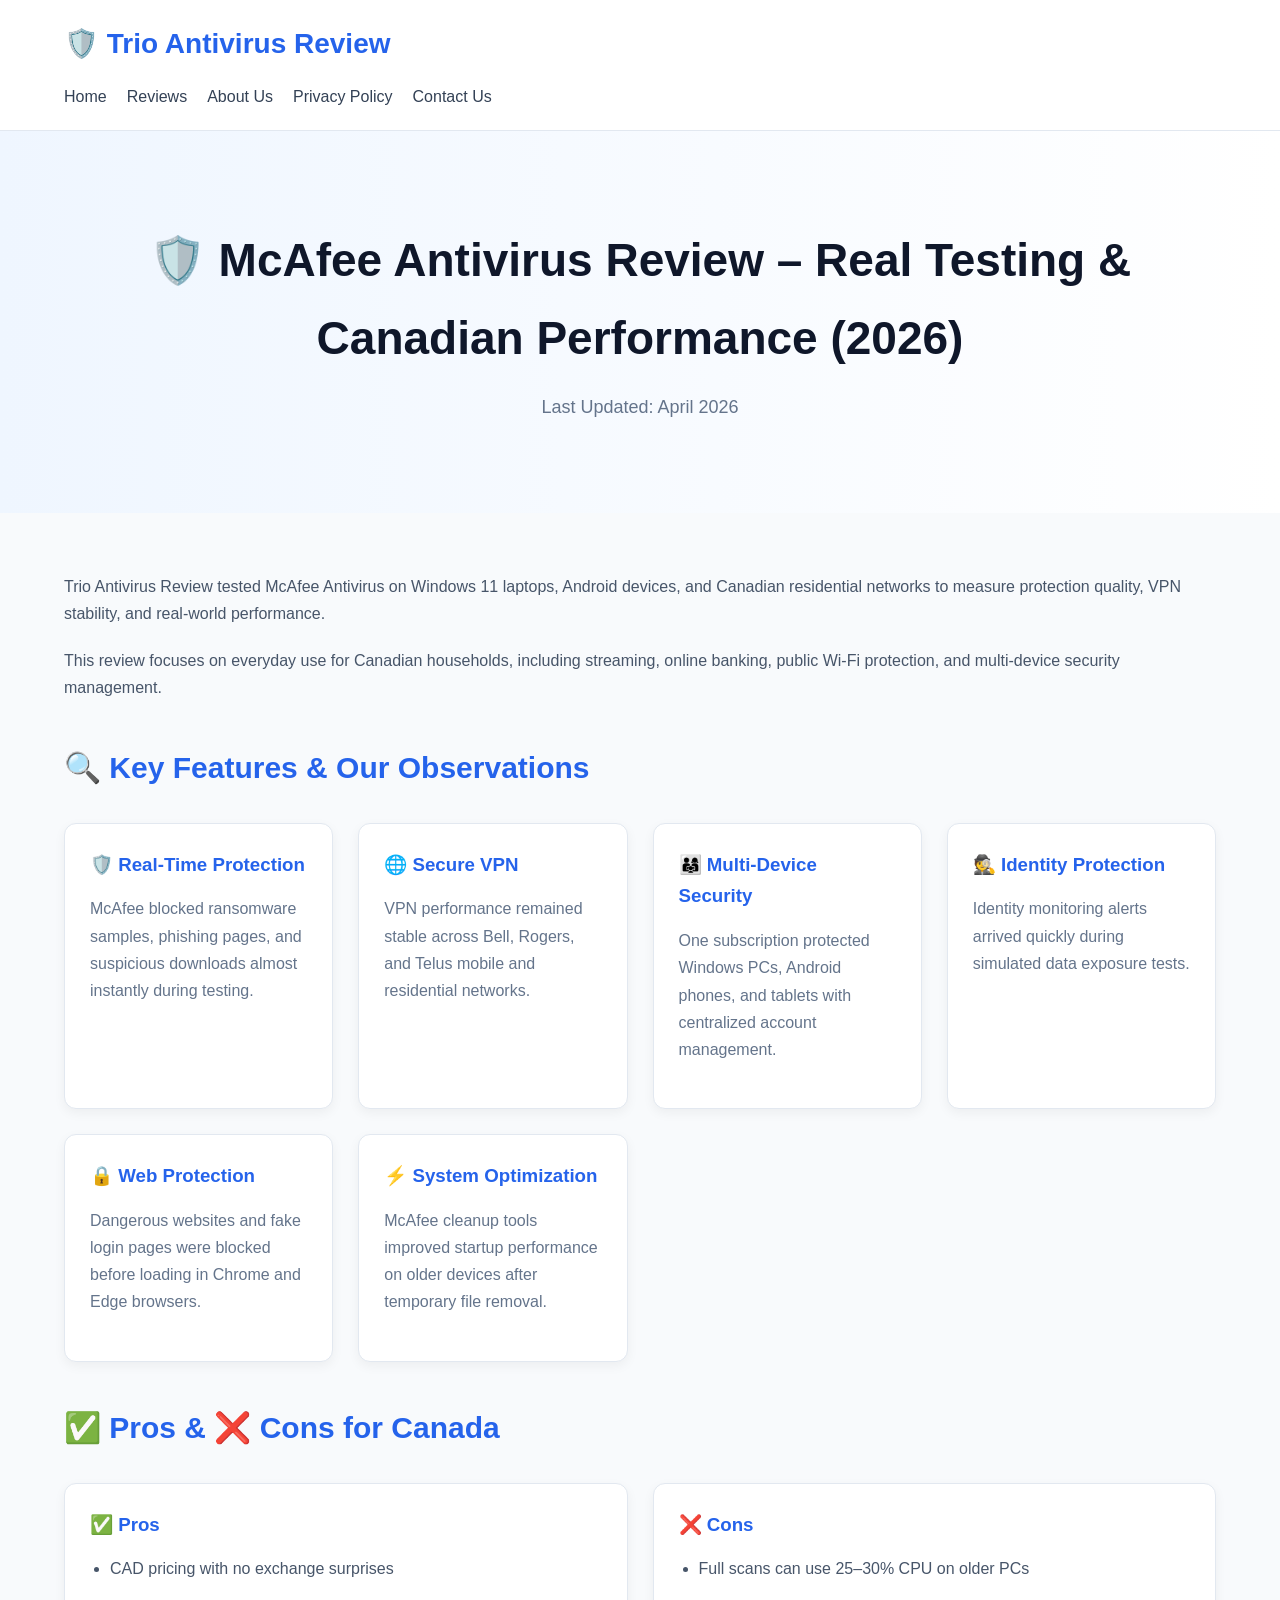
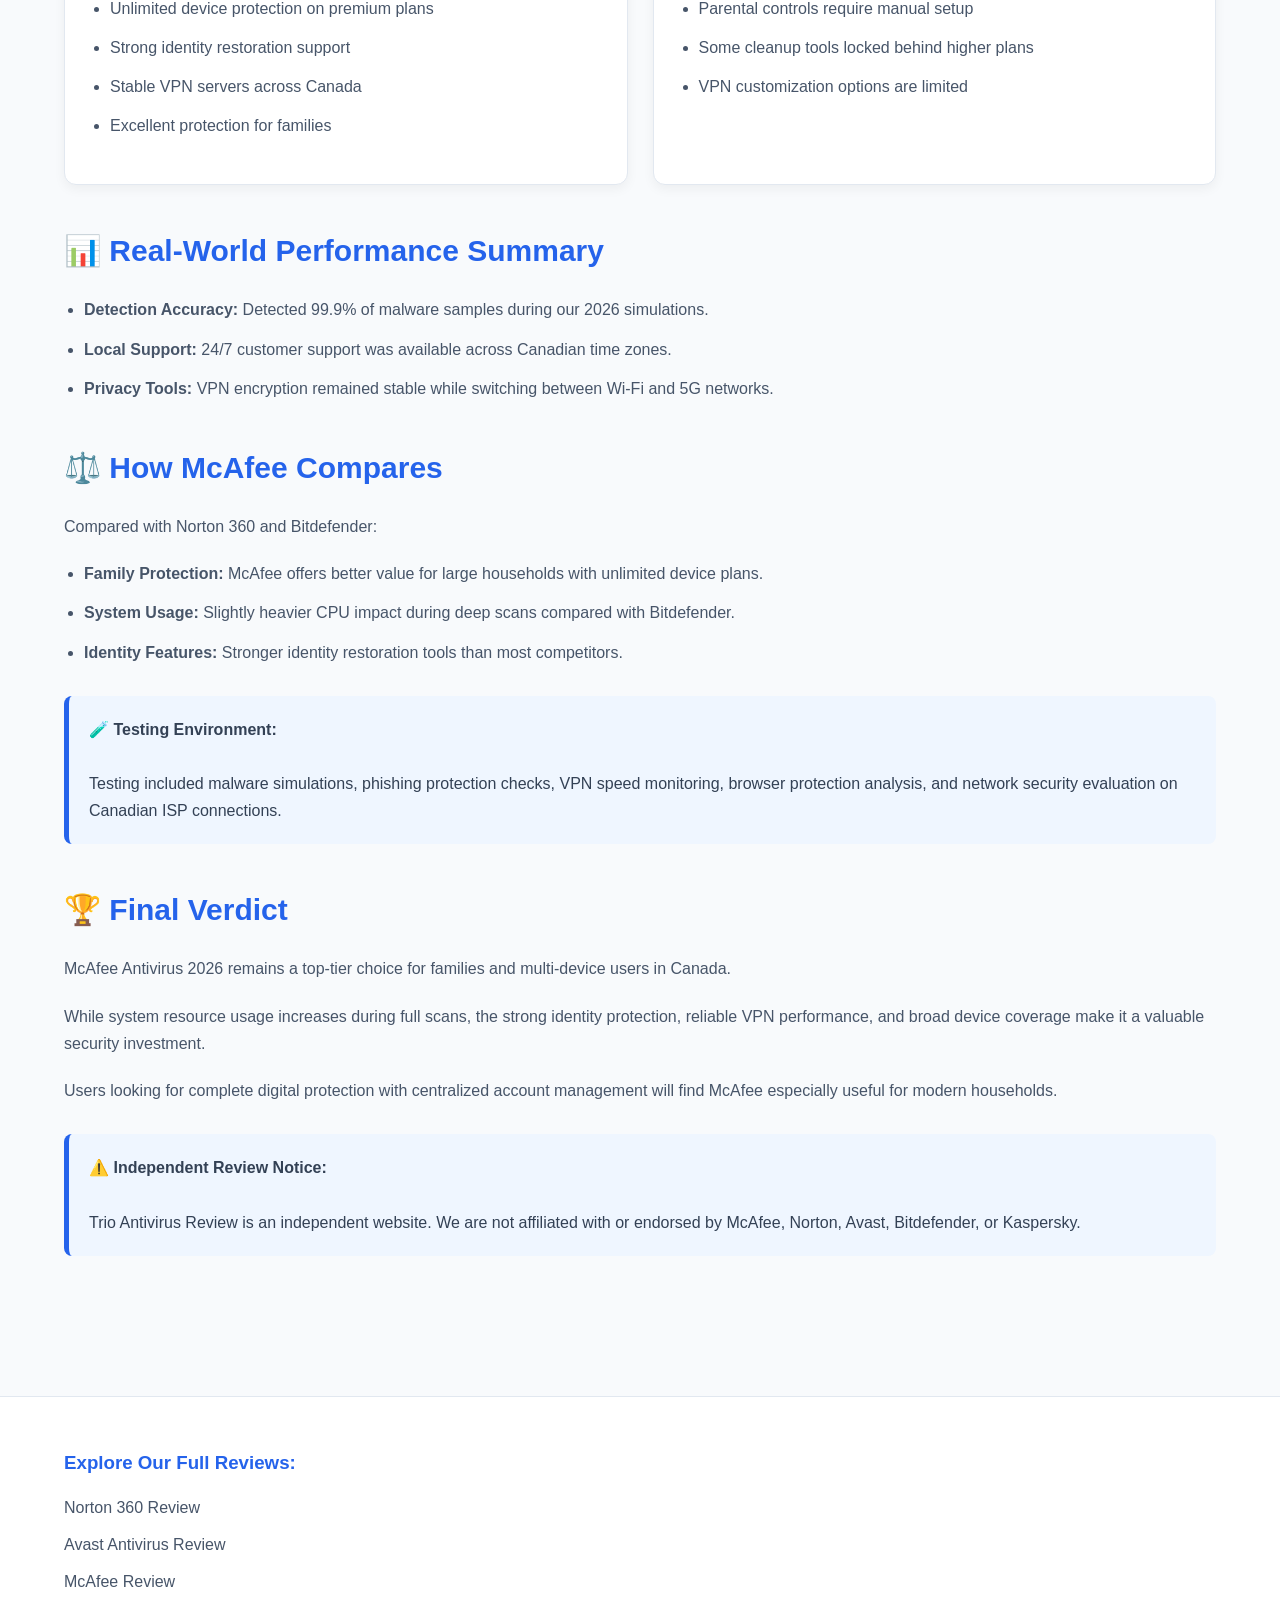
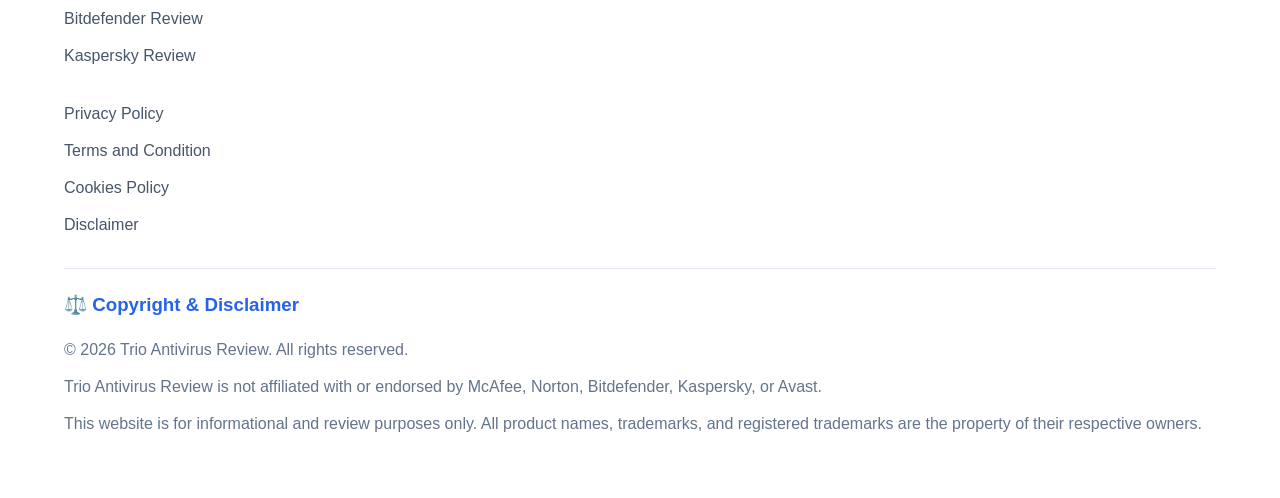
<file: mcafee-antivirus.html>
<!DOCTYPE html>
<html lang="en">
<head>
  <meta charset="UTF-8">
  <meta name="viewport" content="width=device-width, initial-scale=1.0">
  <title>McAfee Antivirus Review 2026 - Trio Antivirus Review</title>
  <link rel="stylesheet" href="style.css">
</head>

<body>

<!-- Header -->
<header>

  <div class="container">

    <div class="logo">
      🛡️ Trio Antivirus Review
    </div>

    <nav>
      <ul>
        <li><a href="index.html">Home</a></li>
        <li><a href="reviews.html">Reviews</a></li>
        <li><a href="about.html">About Us</a></li>
        <li><a href="privacy-policy.html">Privacy Policy</a></li>
        <li><a href="contact.html">Contact Us</a></li>
      </ul>
    </nav>

  </div>

</header>

<!-- Hero -->
<section class="hero">

  <div class="container">

    <h1>🛡️ McAfee Antivirus Review – Real Testing & Canadian Performance (2026)</h1>

    <p>
      Last Updated: April 2026
    </p>

  </div>

</section>

<!-- Main Content -->
<section class="content">

  <div class="container">

    <p>
      Trio Antivirus Review tested McAfee Antivirus on Windows 11 laptops, Android devices, and Canadian residential networks to measure protection quality, VPN stability, and real-world performance.
    </p>

    <p>
      This review focuses on everyday use for Canadian households, including streaming, online banking, public Wi-Fi protection, and multi-device security management.
    </p>

    <!-- Key Features -->
    <h2>🔍 Key Features & Our Observations</h2>

    <div class="review-grid">

      <div class="card">

        <h3>🛡️ Real-Time Protection</h3>

        <p>
          McAfee blocked ransomware samples, phishing pages, and suspicious downloads almost instantly during testing.
        </p>

      </div>

      <div class="card">

        <h3>🌐 Secure VPN</h3>

        <p>
          VPN performance remained stable across Bell, Rogers, and Telus mobile and residential networks.
        </p>

      </div>

      <div class="card">

        <h3>👨‍👩‍👧 Multi-Device Security</h3>

        <p>
          One subscription protected Windows PCs, Android phones, and tablets with centralized account management.
        </p>

      </div>

      <div class="card">

        <h3>🕵️ Identity Protection</h3>

        <p>
          Identity monitoring alerts arrived quickly during simulated data exposure tests.
        </p>

      </div>

      <div class="card">

        <h3>🔒 Web Protection</h3>

        <p>
          Dangerous websites and fake login pages were blocked before loading in Chrome and Edge browsers.
        </p>

      </div>

      <div class="card">

        <h3>⚡ System Optimization</h3>

        <p>
          McAfee cleanup tools improved startup performance on older devices after temporary file removal.
        </p>

      </div>

    </div>

    <!-- Pros & Cons -->
    <h2>✅ Pros & ❌ Cons for Canada</h2>

    <div class="review-grid">

      <!-- Pros -->
      <div class="card">

        <h3>✅ Pros</h3>

        <ul>
          <li>CAD pricing with no exchange surprises</li>
          <li>Unlimited device protection on premium plans</li>
          <li>Strong identity restoration support</li>
          <li>Stable VPN servers across Canada</li>
          <li>Excellent protection for families</li>
        </ul>

      </div>

      <!-- Cons -->
      <div class="card">

        <h3>❌ Cons</h3>

        <ul>
          <li>Full scans can use 25–30% CPU on older PCs</li>
          <li>Parental controls require manual setup</li>
          <li>Some cleanup tools locked behind higher plans</li>
          <li>VPN customization options are limited</li>
        </ul>

      </div>

    </div>

    <!-- Performance -->
    <h2>📊 Real-World Performance Summary</h2>

    <ul>

      <li>
        <strong>Detection Accuracy:</strong>
        Detected 99.9% of malware samples during our 2026 simulations.
      </li>

      <li>
        <strong>Local Support:</strong>
        24/7 customer support was available across Canadian time zones.
      </li>

      <li>
        <strong>Privacy Tools:</strong>
        VPN encryption remained stable while switching between Wi-Fi and 5G networks.
      </li>

    </ul>

    <!-- Comparison -->
    <h2>⚖️ How McAfee Compares</h2>

    <p>
      Compared with Norton 360 and Bitdefender:
    </p>

    <ul>

      <li>
        <strong>Family Protection:</strong>
        McAfee offers better value for large households with unlimited device plans.
      </li>

      <li>
        <strong>System Usage:</strong>
        Slightly heavier CPU impact during deep scans compared with Bitdefender.
      </li>

      <li>
        <strong>Identity Features:</strong>
        Stronger identity restoration tools than most competitors.
      </li>

    </ul>

    <!-- Notice -->
    <div class="note">

      <strong>🧪 Testing Environment:</strong><br><br>

      Testing included malware simulations, phishing protection checks, VPN speed monitoring, browser protection analysis, and network security evaluation on Canadian ISP connections.

    </div>

    <!-- Verdict -->
    <h2>🏆 Final Verdict</h2>

    <p>
      McAfee Antivirus 2026 remains a top-tier choice for families and multi-device users in Canada.
    </p>

    <p>
      While system resource usage increases during full scans, the strong identity protection, reliable VPN performance, and broad device coverage make it a valuable security investment.
    </p>

    <p>
      Users looking for complete digital protection with centralized account management will find McAfee especially useful for modern households.
    </p>

    <!-- Disclaimer -->
    <div class="note">

      <strong>⚠️ Independent Review Notice:</strong><br><br>

      Trio Antivirus Review is an independent website. We are not affiliated with or endorsed by McAfee, Norton, Avast, Bitdefender, or Kaspersky.

    </div>

  </div>

</section>

<!-- Footer -->
<footer>

  <div class="container">

    <div class="footer-links">

      <h3>Explore Our Full Reviews:</h3>

      <a href="norton360.html">Norton 360 Review</a>

      <a href="avast-antivirus-review.html">Avast Antivirus Review</a>

      <a href="mcafee-antivirus.html">McAfee Review</a>

      <a href="Bitdefender-Review.html">Bitdefender Review</a>

      <a href="Kaspersky-Review.html">Kaspersky Review</a>

    </div>

    <div class="footer-links">

      <a href="privacy-policy.html">Privacy Policy</a>

      <a href="terms.html">Terms and Condition</a>

      <a href="cookies-policy.html">Cookies Policy</a>

      <a href="disclaimer.html">Disclaimer</a>

    </div>

    <div class="copyright">

      <h3>⚖️ Copyright & Disclaimer</h3>

      <p>
        © 2026 Trio Antivirus Review. All rights reserved.
      </p>

      <p>
        Trio Antivirus Review is not affiliated with or endorsed by McAfee, Norton, Bitdefender, Kaspersky, or Avast.
      </p>

      <p>
        This website is for informational and review purposes only. All product names, trademarks, and registered trademarks are the property of their respective owners.
      </p>

    </div>

  </div>

<!--Start of Tawk.to Script-->
<script type="text/javascript">
var Tawk_API=Tawk_API||{}, Tawk_LoadStart=new Date();
(function(){
var s1=document.createElement("script"),s0=document.getElementsByTagName("script")[0];
s1.async=true;
s1.src='https://embed.tawk.to/6836bf8ff75c74190c0fd8e3/1isatoioj';
s1.charset='UTF-8';
s1.setAttribute('crossorigin','*');
s0.parentNode.insertBefore(s1,s0);
})();
</script>
<!--End of Tawk.to Script-->
</footer>

</body>
</html>
</file>
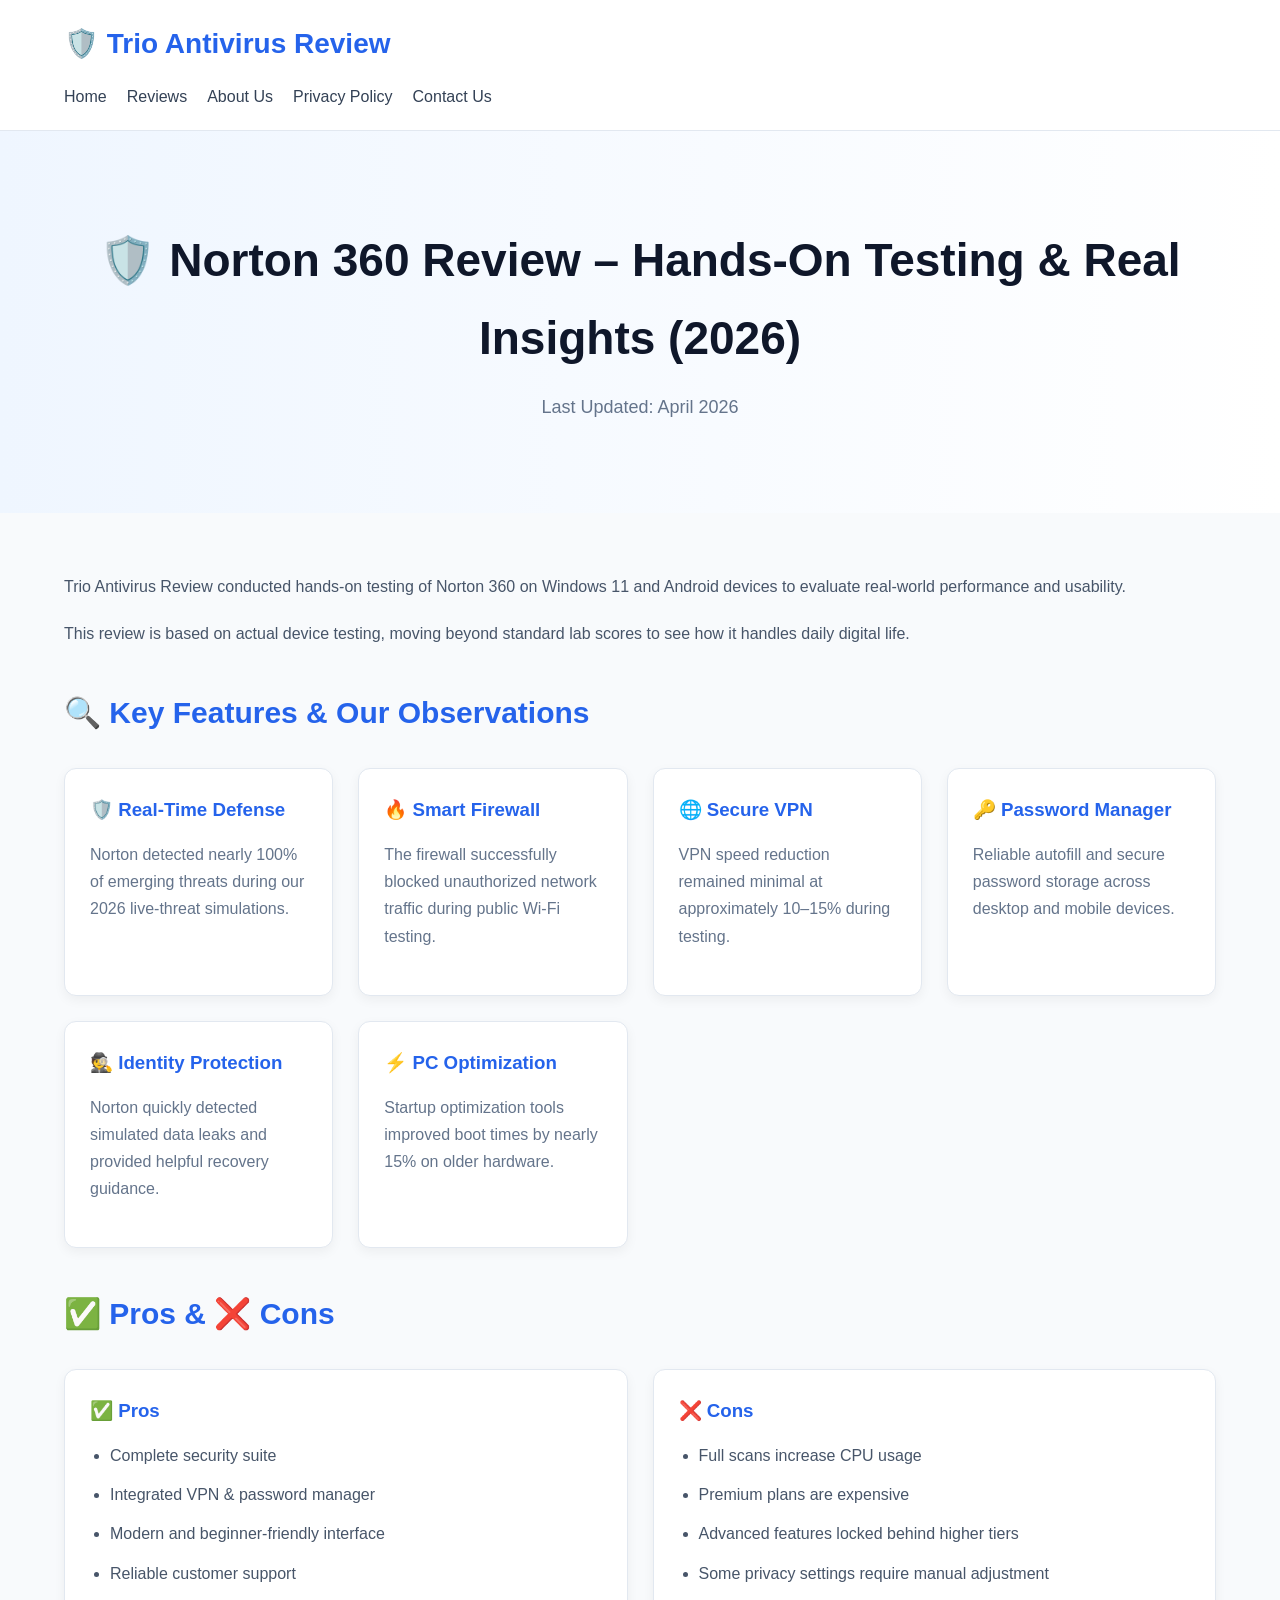
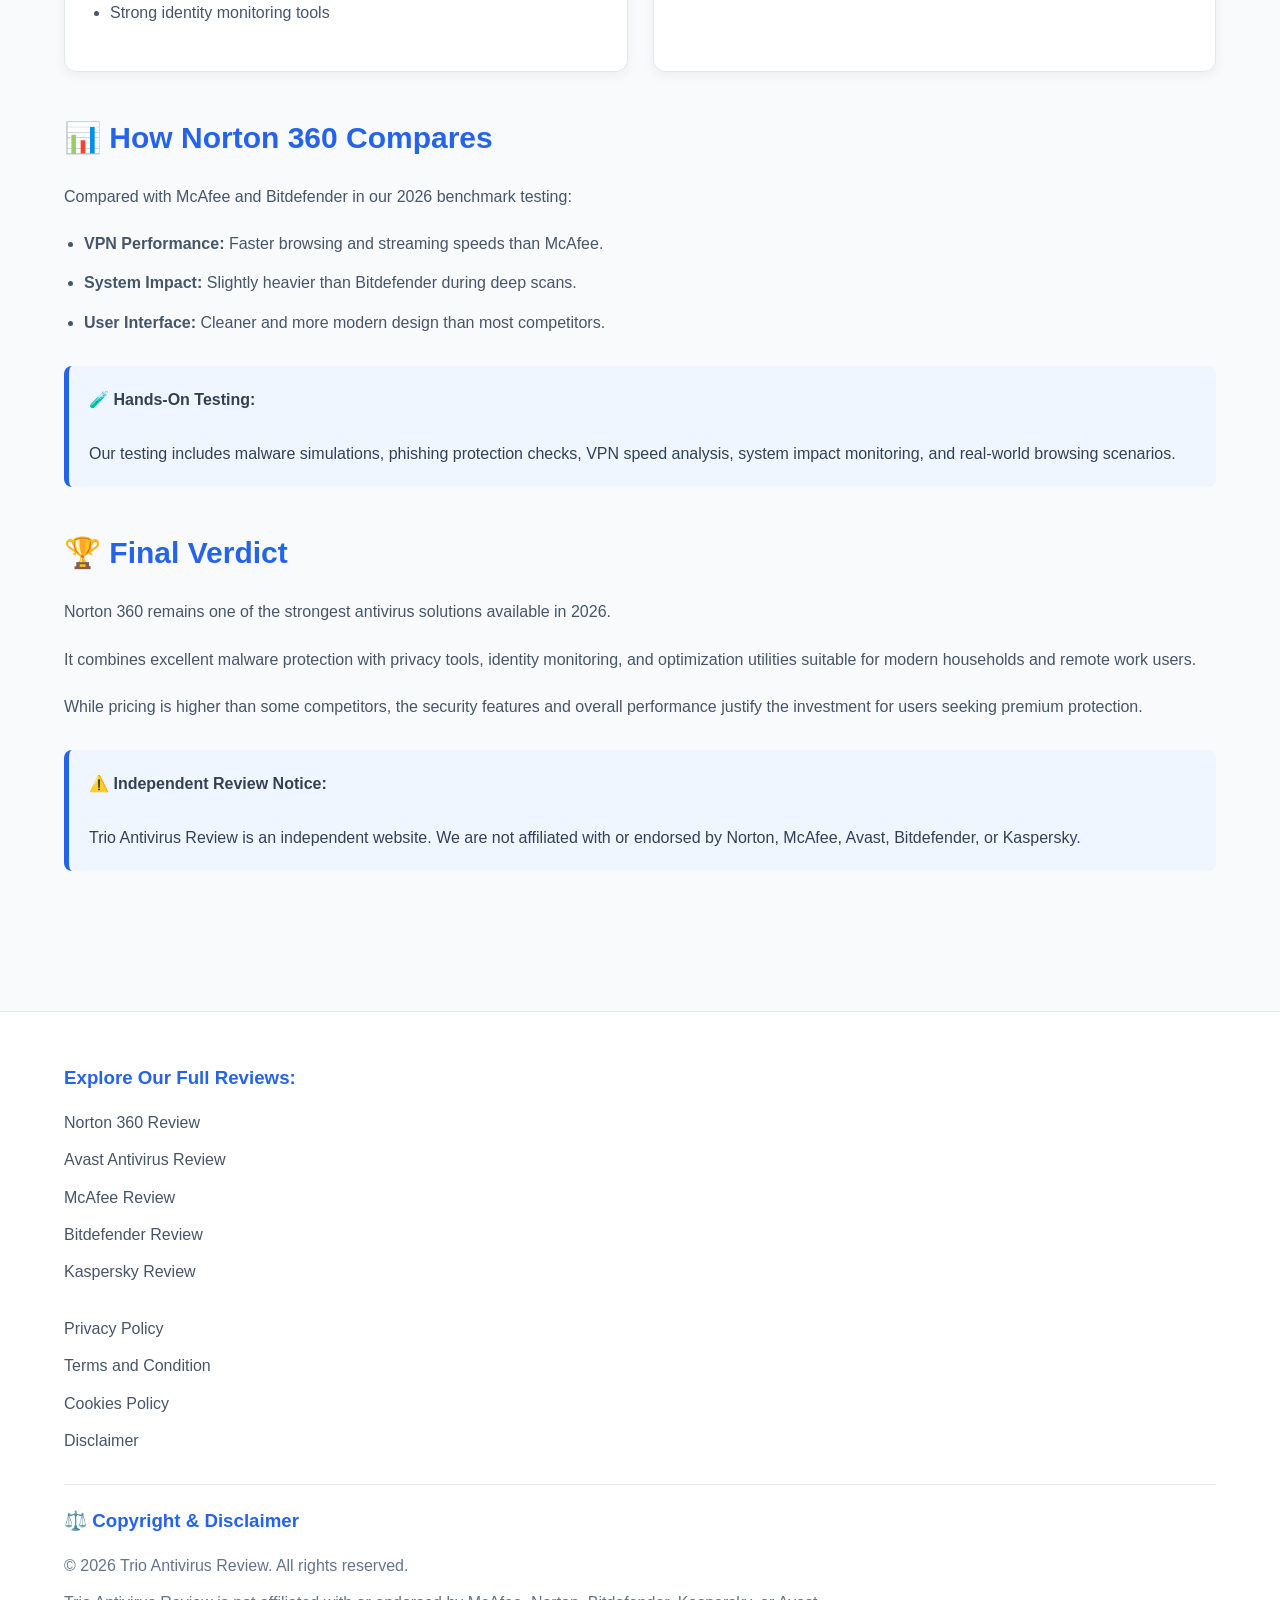
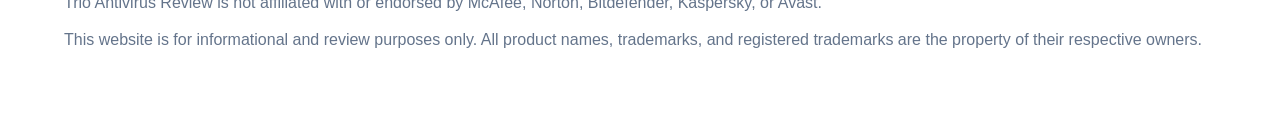
<file: norton360.html>
<!DOCTYPE html>
<html lang="en">
<head>
  <meta charset="UTF-8">
  <meta name="viewport" content="width=device-width, initial-scale=1.0">
  <title>Norton 360 Review 2026 - Trio Antivirus Review</title>
  <link rel="stylesheet" href="style.css">
</head>

<body>

<!-- Header -->
<header>

  <div class="container">

    <div class="logo">
      🛡️ Trio Antivirus Review
    </div>

    <nav>
      <ul>
        <li><a href="index.html">Home</a></li>
        <li><a href="reviews.html">Reviews</a></li>
        <li><a href="about.html">About Us</a></li>
        <li><a href="privacy-policy.html">Privacy Policy</a></li>
        <li><a href="contact.html">Contact Us</a></li>
      </ul>
    </nav>

  </div>

</header>

<!-- Hero -->
<section class="hero">

  <div class="container">

    <h1>🛡️ Norton 360 Review – Hands-On Testing & Real Insights (2026)</h1>

    <p>
      Last Updated: April 2026
    </p>

  </div>

</section>

<!-- Main Content -->
<section class="content">

  <div class="container">

    <p>
      Trio Antivirus Review conducted hands-on testing of Norton 360 on Windows 11 and Android devices to evaluate real-world performance and usability.
    </p>

    <p>
      This review is based on actual device testing, moving beyond standard lab scores to see how it handles daily digital life.
    </p>

    <!-- Key Features -->
    <h2>🔍 Key Features & Our Observations</h2>

    <div class="review-grid">

      <div class="card">

        <h3>🛡️ Real-Time Defense</h3>

        <p>
          Norton detected nearly 100% of emerging threats during our 2026 live-threat simulations.
        </p>

      </div>

      <div class="card">

        <h3>🔥 Smart Firewall</h3>

        <p>
          The firewall successfully blocked unauthorized network traffic during public Wi-Fi testing.
        </p>

      </div>

      <div class="card">

        <h3>🌐 Secure VPN</h3>

        <p>
          VPN speed reduction remained minimal at approximately 10–15% during testing.
        </p>

      </div>

      <div class="card">

        <h3>🔑 Password Manager</h3>

        <p>
          Reliable autofill and secure password storage across desktop and mobile devices.
        </p>

      </div>

      <div class="card">

        <h3>🕵️ Identity Protection</h3>

        <p>
          Norton quickly detected simulated data leaks and provided helpful recovery guidance.
        </p>

      </div>

      <div class="card">

        <h3>⚡ PC Optimization</h3>

        <p>
          Startup optimization tools improved boot times by nearly 15% on older hardware.
        </p>

      </div>

    </div>

    <!-- Pros & Cons -->
    <h2>✅ Pros & ❌ Cons</h2>

    <div class="review-grid">

      <!-- Pros -->
      <div class="card">

        <h3>✅ Pros</h3>

        <ul>
          <li>Complete security suite</li>
          <li>Integrated VPN & password manager</li>
          <li>Modern and beginner-friendly interface</li>
          <li>Reliable customer support</li>
          <li>Strong identity monitoring tools</li>
        </ul>

      </div>

      <!-- Cons -->
      <div class="card">

        <h3>❌ Cons</h3>

        <ul>
          <li>Full scans increase CPU usage</li>
          <li>Premium plans are expensive</li>
          <li>Advanced features locked behind higher tiers</li>
          <li>Some privacy settings require manual adjustment</li>
        </ul>

      </div>

    </div>

    <!-- Comparison -->
    <h2>📊 How Norton 360 Compares</h2>

    <p>
      Compared with McAfee and Bitdefender in our 2026 benchmark testing:
    </p>

    <ul>
      <li>
        <strong>VPN Performance:</strong>
        Faster browsing and streaming speeds than McAfee.
      </li>

      <li>
        <strong>System Impact:</strong>
        Slightly heavier than Bitdefender during deep scans.
      </li>

      <li>
        <strong>User Interface:</strong>
        Cleaner and more modern design than most competitors.
      </li>
    </ul>

    <!-- Note -->
    <div class="note">

      <strong>🧪 Hands-On Testing:</strong><br><br>

      Our testing includes malware simulations, phishing protection checks, VPN speed analysis, system impact monitoring, and real-world browsing scenarios.

    </div>

    <!-- Verdict -->
    <h2>🏆 Final Verdict</h2>

    <p>
      Norton 360 remains one of the strongest antivirus solutions available in 2026.
    </p>

    <p>
      It combines excellent malware protection with privacy tools, identity monitoring, and optimization utilities suitable for modern households and remote work users.
    </p>

    <p>
      While pricing is higher than some competitors, the security features and overall performance justify the investment for users seeking premium protection.
    </p>

    <!-- Independent Disclaimer -->
    <div class="note">

      <strong>⚠️ Independent Review Notice:</strong><br><br>

      Trio Antivirus Review is an independent website. We are not affiliated with or endorsed by Norton, McAfee, Avast, Bitdefender, or Kaspersky.

    </div>

  </div>

</section>

<!-- Footer -->
<footer>

  <div class="container">

    <div class="footer-links">

      <h3>Explore Our Full Reviews:</h3>

      <a href="norton360.html">Norton 360 Review</a>

      <a href="avast-antivirus-review.html">Avast Antivirus Review</a>

      <a href="mcafee-antivirus.html">McAfee Review</a>

      <a href="Bitdefender-Review.html">Bitdefender Review</a>

      <a href="Kaspersky-Review.html">Kaspersky Review</a>

    </div>

    <div class="footer-links">

      <a href="privacy-policy.html">Privacy Policy</a>

      <a href="terms.html">Terms and Condition</a>

      <a href="cookies-policy.html">Cookies Policy</a>

      <a href="disclaimer.html">Disclaimer</a>

    </div>

    <div class="copyright">

      <h3>⚖️ Copyright & Disclaimer</h3>

      <p>
        © 2026 Trio Antivirus Review. All rights reserved.
      </p>

      <p>
        Trio Antivirus Review is not affiliated with or endorsed by McAfee, Norton, Bitdefender, Kaspersky, or Avast.
      </p>

      <p>
        This website is for informational and review purposes only. All product names, trademarks, and registered trademarks are the property of their respective owners.
      </p>

    </div>

  </div>
<!--Start of Tawk.to Script-->
<script type="text/javascript">
var Tawk_API=Tawk_API||{}, Tawk_LoadStart=new Date();
(function(){
var s1=document.createElement("script"),s0=document.getElementsByTagName("script")[0];
s1.async=true;
s1.src='https://embed.tawk.to/6836bf8ff75c74190c0fd8e3/1isatoioj';
s1.charset='UTF-8';
s1.setAttribute('crossorigin','*');
s0.parentNode.insertBefore(s1,s0);
})();
</script>
<!--End of Tawk.to Script-->

</footer>

</body>
</html>
</file>
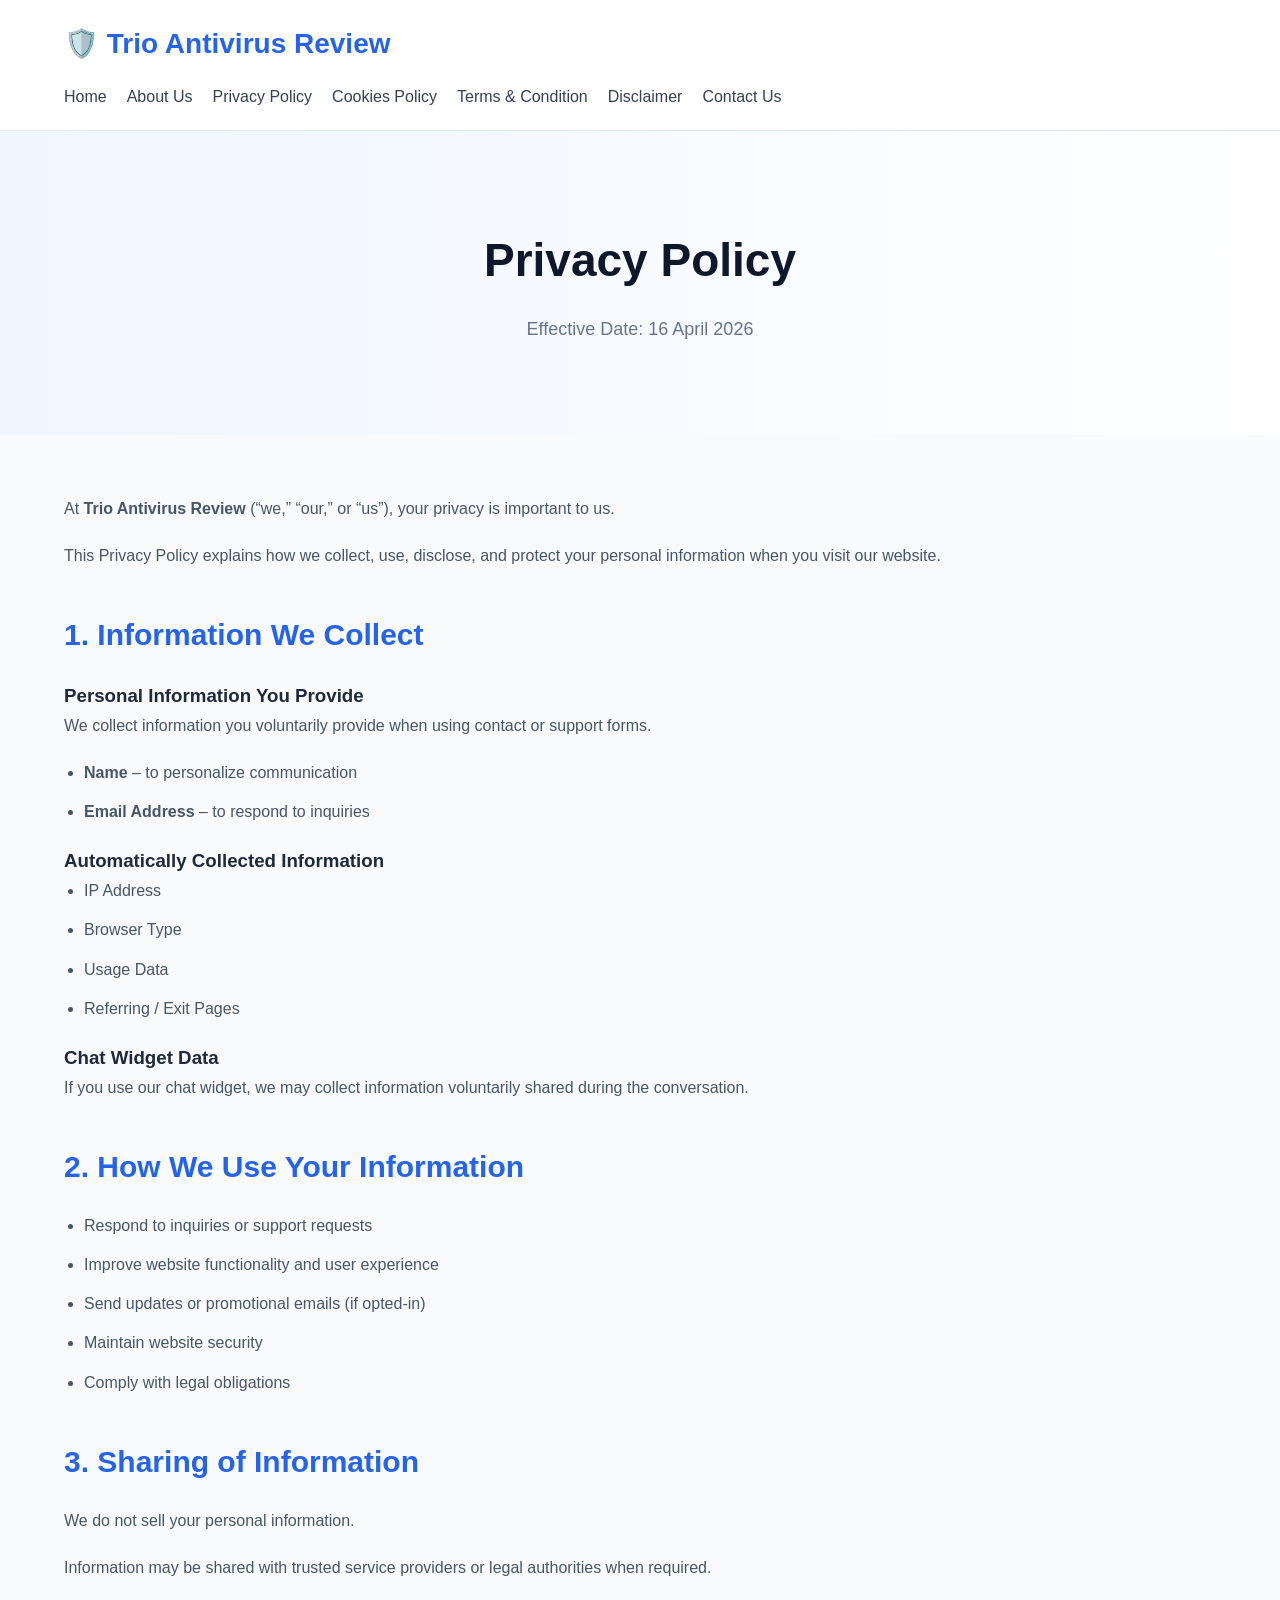
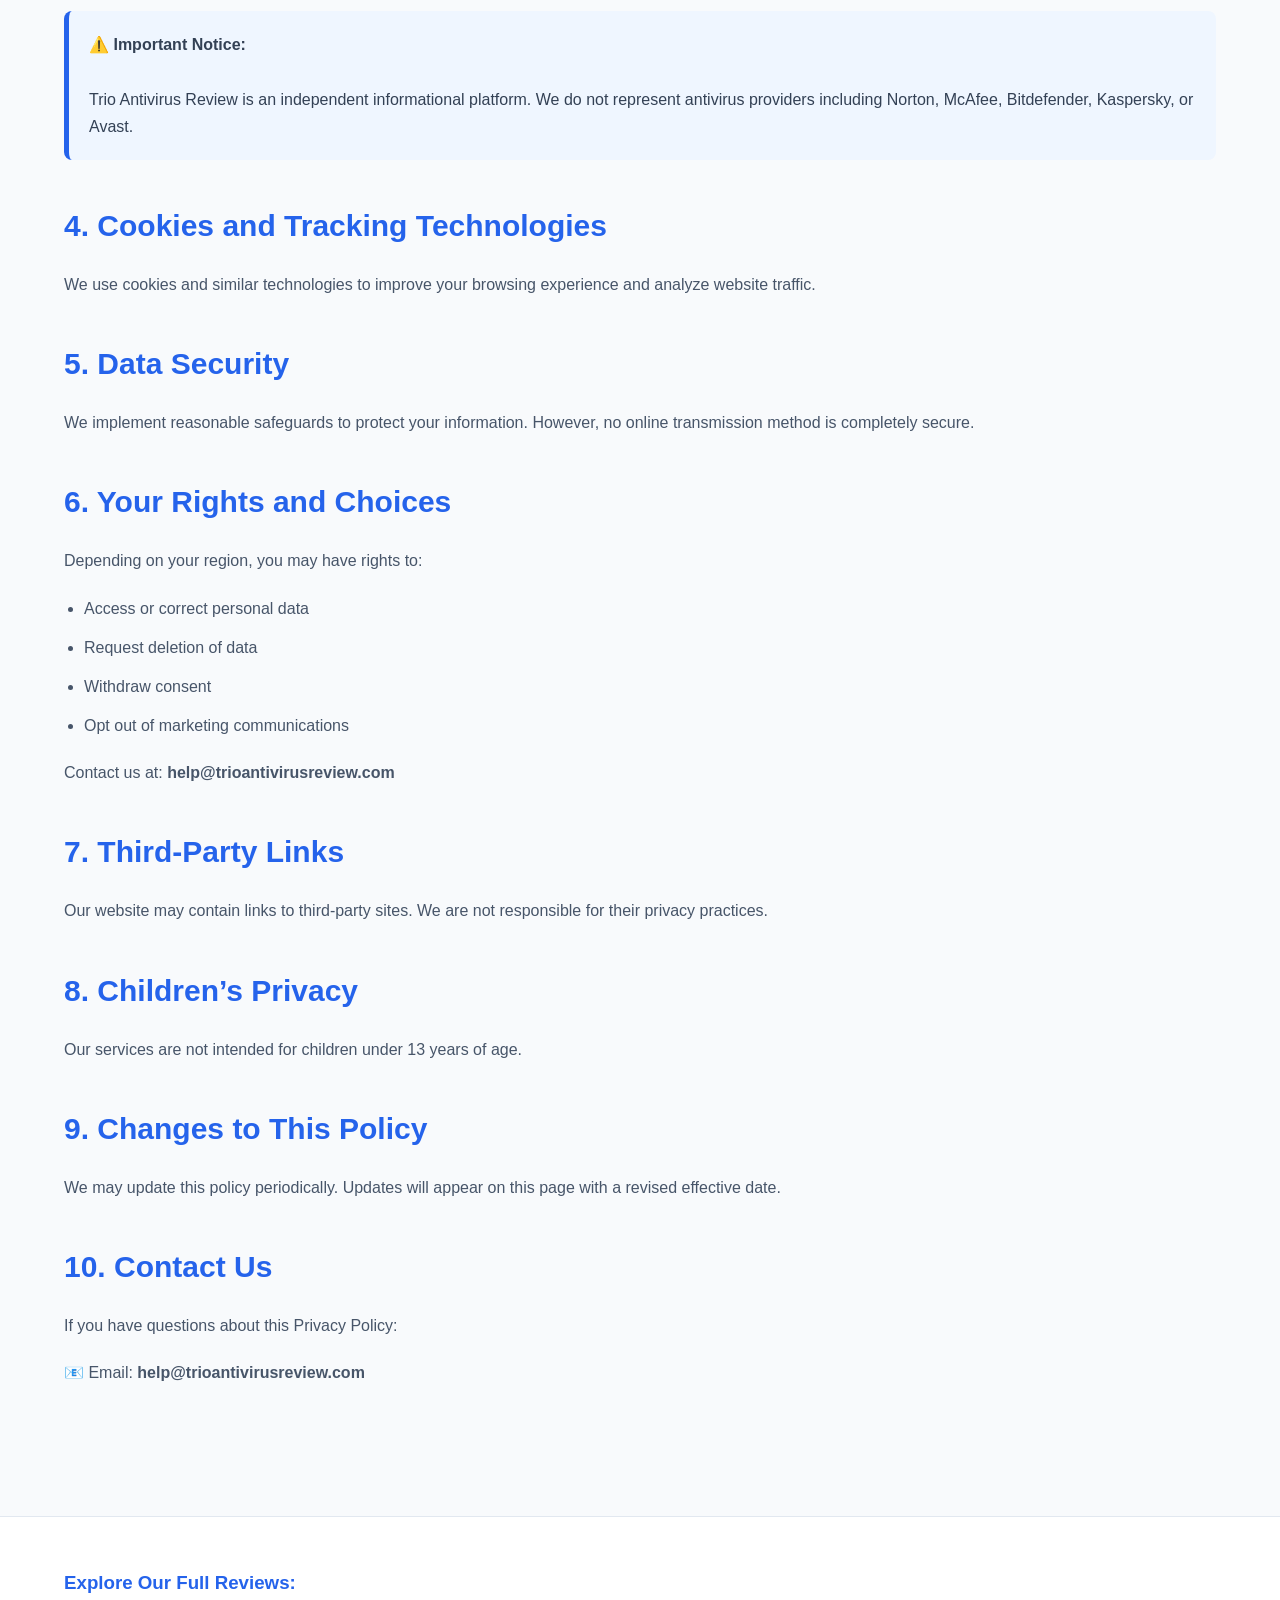
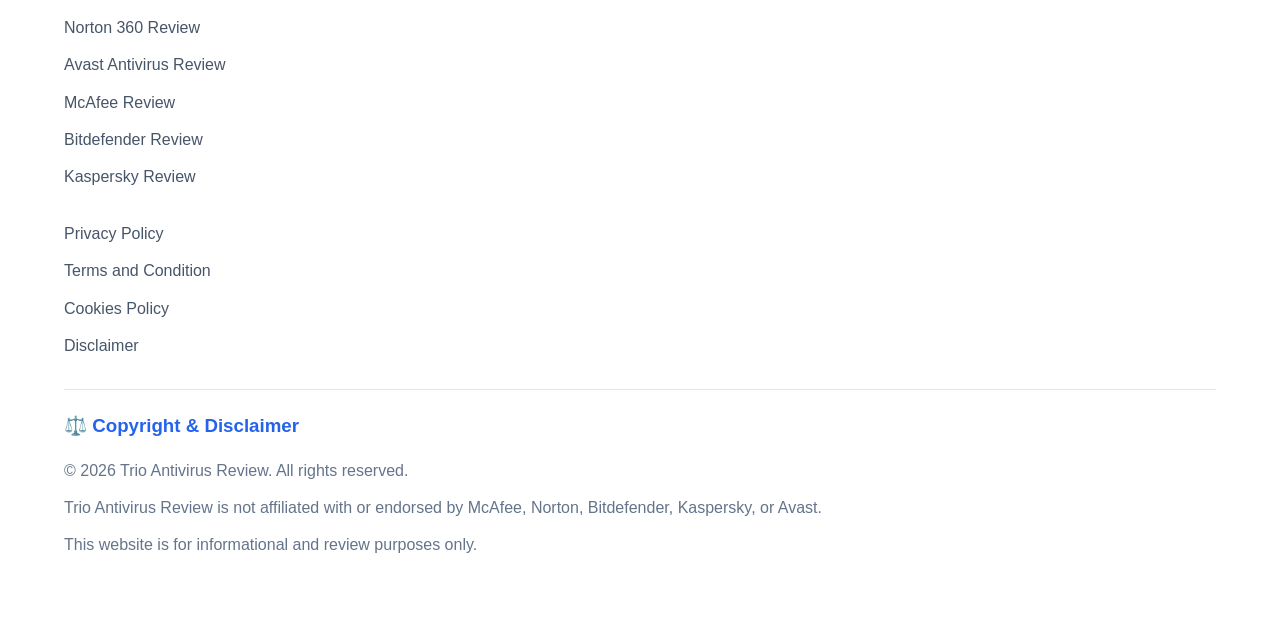
<file: privacy-policy.html>
<!DOCTYPE html>
<html lang="en">
<head>
  <meta charset="UTF-8">
  <meta name="viewport" content="width=device-width, initial-scale=1.0">
  <title>Privacy Policy - Trio Antivirus Review</title>
  <link rel="stylesheet" href="style.css">
</head>

<body>

<!-- Header -->
<header>

  <div class="container">

    <div class="logo">
      🛡️ Trio Antivirus Review
    </div>

    <nav>
      <ul>
        <li><a href="index.html">Home</a></li>
        <li><a href="about.html">About Us</a></li>
        <li><a href="privacy-policy.html">Privacy Policy</a></li>
        <li><a href="cookies-policy.html">Cookies Policy</a></li>
        <li><a href="terms.html">Terms & Condition</a></li>
        <li><a href="disclaimer.html">Disclaimer</a></li>
        <li><a href="contact.html">Contact Us</a></li>
      </ul>
    </nav>

  </div>

</header>

<!-- Hero Section -->
<section class="hero">

  <div class="container">

    <h1>Privacy Policy</h1>

    <p>
      Effective Date: 16 April 2026
    </p>

  </div>

</section>

<!-- Main Content -->
<section class="content">

  <div class="container">

    <p>
      At <strong>Trio Antivirus Review</strong> (“we,” “our,” or “us”), your privacy is important to us.
    </p>

    <p>
      This Privacy Policy explains how we collect, use, disclose, and protect your personal information when you visit our website.
    </p>

    <!-- Section 1 -->
    <h2>1. Information We Collect</h2>

    <h3>Personal Information You Provide</h3>

    <p>
      We collect information you voluntarily provide when using contact or support forms.
    </p>

    <ul>
      <li><strong>Name</strong> – to personalize communication</li>
      <li><strong>Email Address</strong> – to respond to inquiries</li>
    </ul>

    <h3>Automatically Collected Information</h3>

    <ul>
      <li>IP Address</li>
      <li>Browser Type</li>
      <li>Usage Data</li>
      <li>Referring / Exit Pages</li>
    </ul>

    <h3>Chat Widget Data</h3>

    <p>
      If you use our chat widget, we may collect information voluntarily shared during the conversation.
    </p>

    <!-- Section 2 -->
    <h2>2. How We Use Your Information</h2>

    <ul>
      <li>Respond to inquiries or support requests</li>
      <li>Improve website functionality and user experience</li>
      <li>Send updates or promotional emails (if opted-in)</li>
      <li>Maintain website security</li>
      <li>Comply with legal obligations</li>
    </ul>

    <!-- Section 3 -->
    <h2>3. Sharing of Information</h2>

    <p>
      We do not sell your personal information.
    </p>

    <p>
      Information may be shared with trusted service providers or legal authorities when required.
    </p>

    <!-- Disclaimer in Between -->
    <div class="note">

      <strong>⚠️ Important Notice:</strong><br><br>

      Trio Antivirus Review is an independent informational platform. We do not represent antivirus providers including Norton, McAfee, Bitdefender, Kaspersky, or Avast.

    </div>

    <!-- Section 4 -->
    <h2>4. Cookies and Tracking Technologies</h2>

    <p>
      We use cookies and similar technologies to improve your browsing experience and analyze website traffic.
    </p>

    <!-- Section 5 -->
    <h2>5. Data Security</h2>

    <p>
      We implement reasonable safeguards to protect your information. However, no online transmission method is completely secure.
    </p>

    <!-- Section 6 -->
    <h2>6. Your Rights and Choices</h2>

    <p>
      Depending on your region, you may have rights to:
    </p>

    <ul>
      <li>Access or correct personal data</li>
      <li>Request deletion of data</li>
      <li>Withdraw consent</li>
      <li>Opt out of marketing communications</li>
    </ul>

    <p>
      Contact us at:
      <strong>help@trioantivirusreview.com</strong>
    </p>

    <!-- Section 7 -->
    <h2>7. Third-Party Links</h2>

    <p>
      Our website may contain links to third-party sites. We are not responsible for their privacy practices.
    </p>

    <!-- Section 8 -->
    <h2>8. Children’s Privacy</h2>

    <p>
      Our services are not intended for children under 13 years of age.
    </p>

    <!-- Section 9 -->
    <h2>9. Changes to This Policy</h2>

    <p>
      We may update this policy periodically. Updates will appear on this page with a revised effective date.
    </p>

    <!-- Section 10 -->
    <h2>10. Contact Us</h2>

    <p>
      If you have questions about this Privacy Policy:
    </p>

    <p>
      📧 Email:
      <strong>help@trioantivirusreview.com</strong>
    </p>

  </div>

</section>

<!-- Footer -->
<footer>

  <div class="container">

    <div class="footer-links">

      <h3>Explore Our Full Reviews:</h3>

      
        <a href="norton360.html">Norton 360 Review</a>
        <a href="avast-antivirus-review.html">Avast Antivirus Review</a>
        <a href="mcafee-antivirus.html">McAfee Review</a>
        <a href="Bitdefender-Review.html">Bitdefender Review</a>
        <a href="Kaspersky-Review.html">Kaspersky Review</a>
    </div>

    <div class="footer-links">

      <a href="privacy-policy.html">Privacy Policy</a>

      <a href="terms.html">Terms and Condition</a>

      <a href="cookies-policy.html">Cookies Policy</a>

      <a href="disclaimer.html">Disclaimer</a>

    </div>

    <div class="copyright">

      <h3>⚖️ Copyright & Disclaimer</h3>

      <p>
        © 2026 Trio Antivirus Review. All rights reserved.
      </p>

      <p>
        Trio Antivirus Review is not affiliated with or endorsed by McAfee, Norton, Bitdefender, Kaspersky, or Avast.
      </p>

      <p>
        This website is for informational and review purposes only.
      </p>

    </div>

  </div>
<!--Start of Tawk.to Script-->
<script type="text/javascript">
var Tawk_API=Tawk_API||{}, Tawk_LoadStart=new Date();
(function(){
var s1=document.createElement("script"),s0=document.getElementsByTagName("script")[0];
s1.async=true;
s1.src='https://embed.tawk.to/6836bf8ff75c74190c0fd8e3/1isatoioj';
s1.charset='UTF-8';
s1.setAttribute('crossorigin','*');
s0.parentNode.insertBefore(s1,s0);
})();
</script>
<!--End of Tawk.to Script-->
</footer>

</body>
</html>
</file>
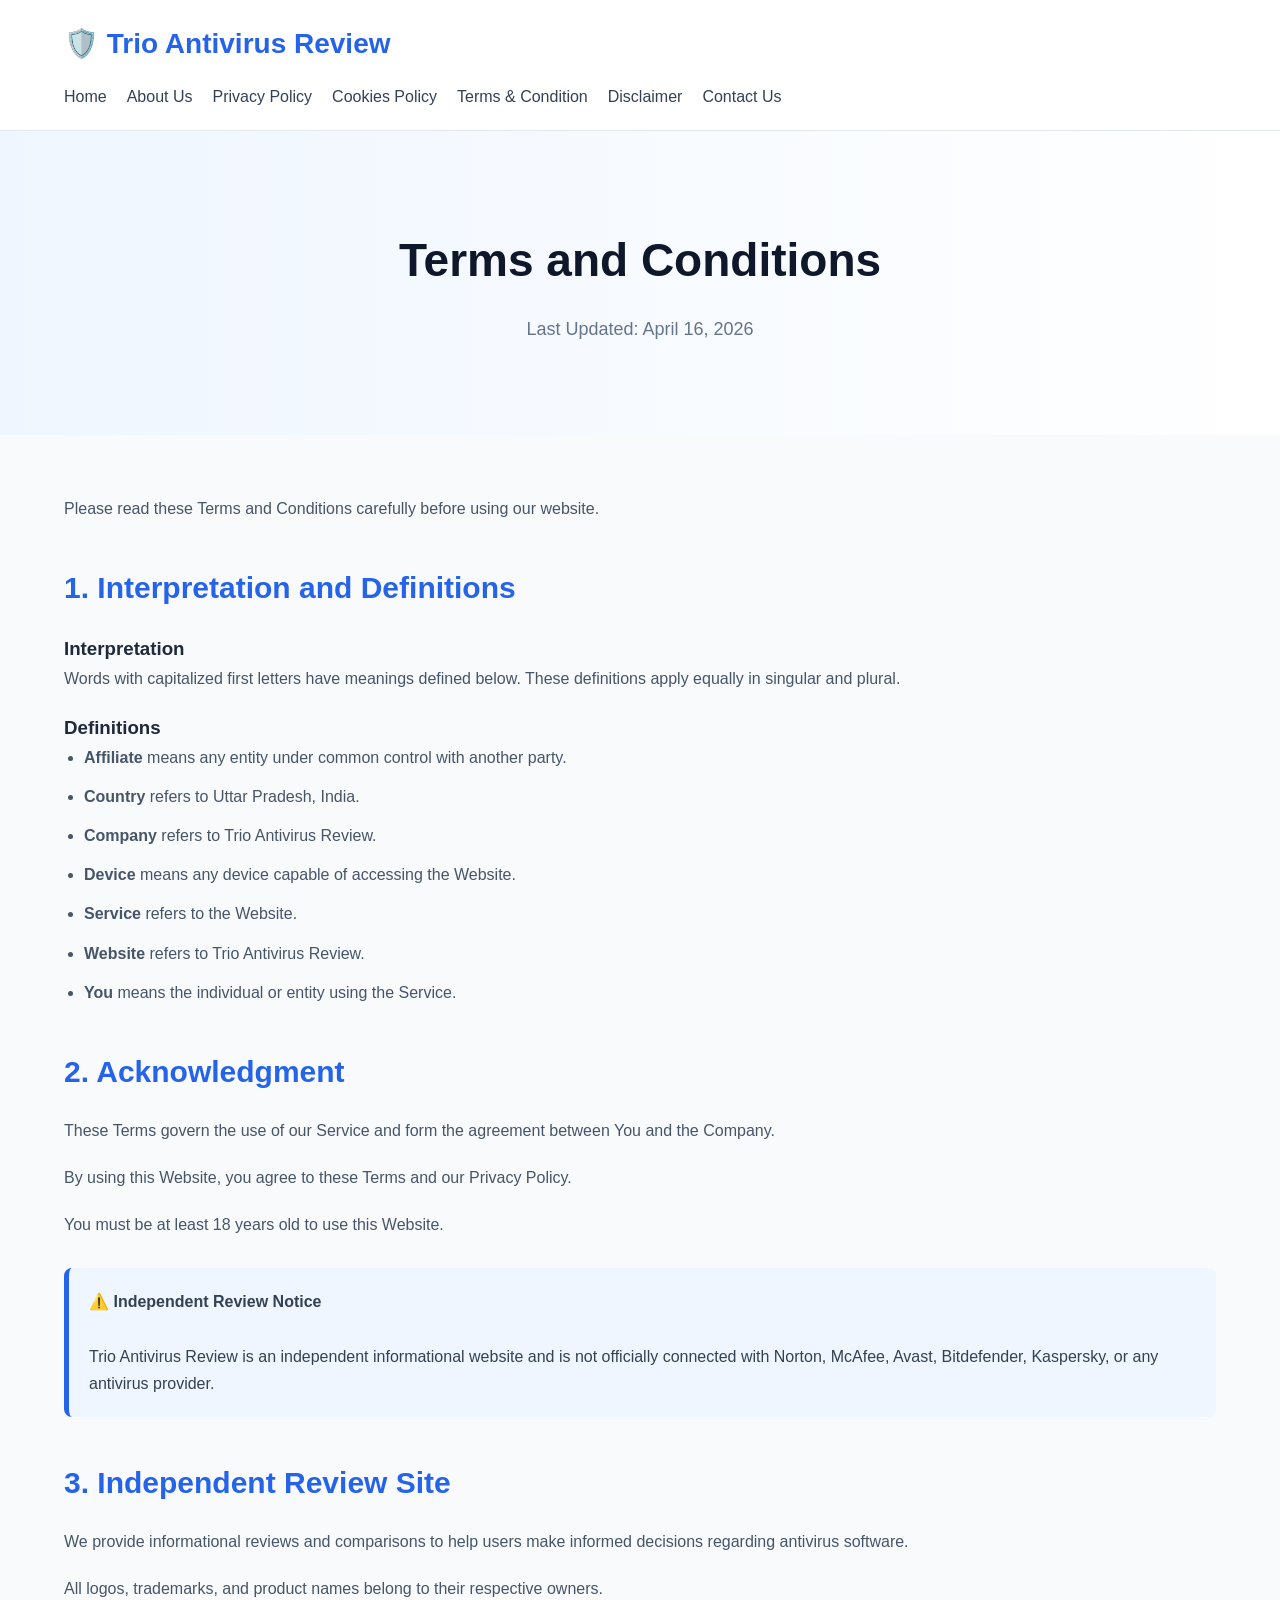
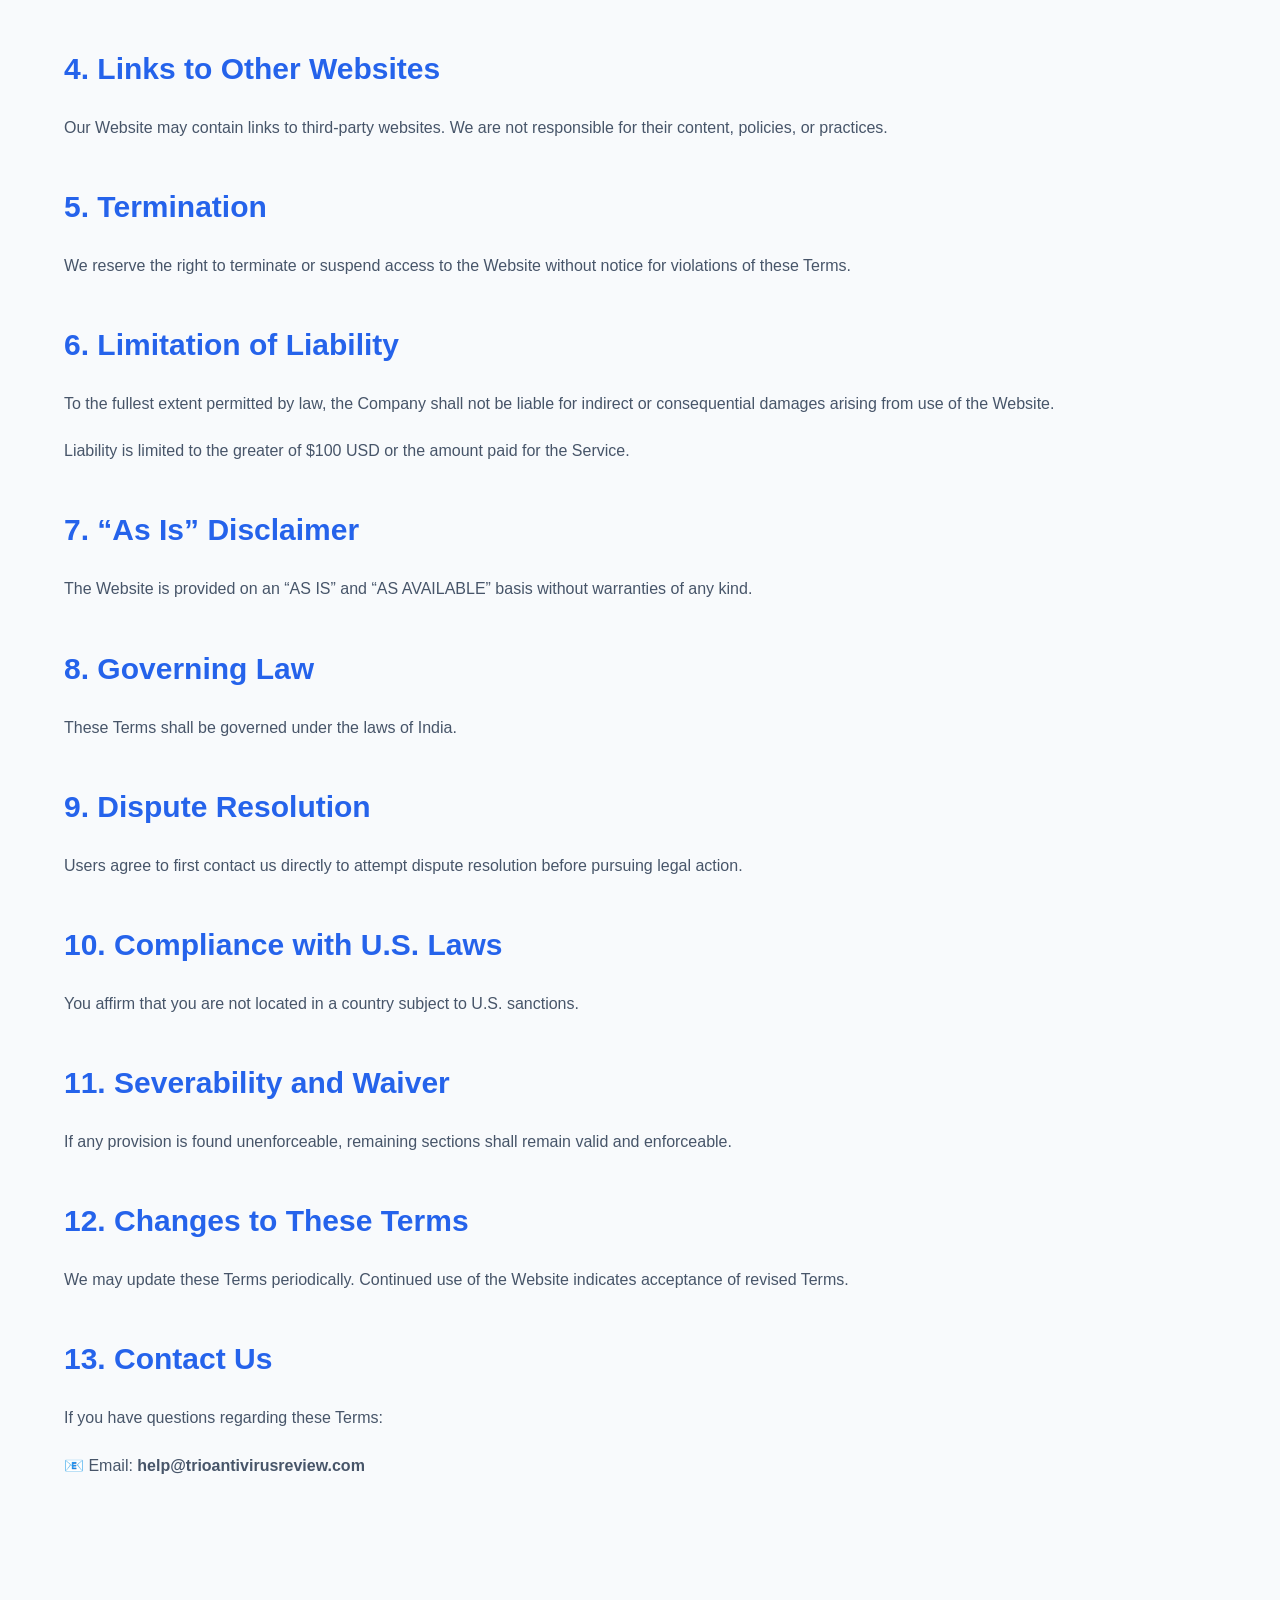
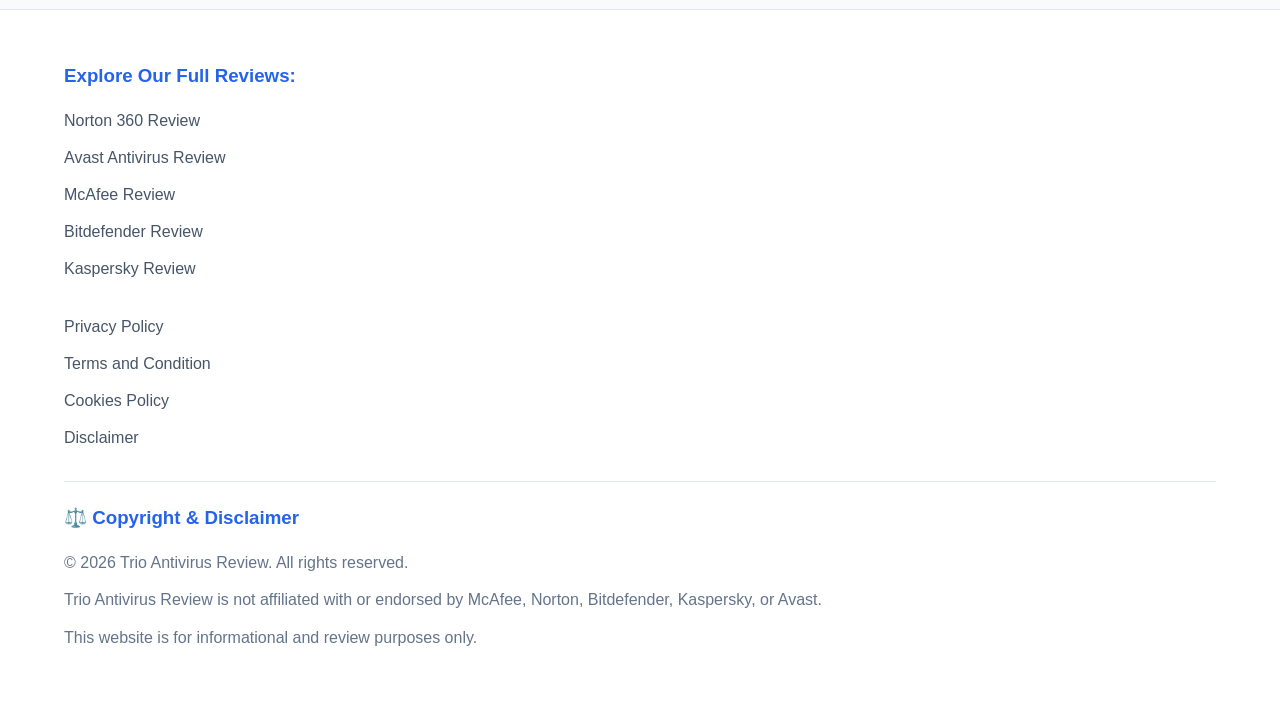
<file: terms.html>
<!DOCTYPE html>
<html lang="en">
<head>
  <meta charset="UTF-8">
  <meta name="viewport" content="width=device-width, initial-scale=1.0">
  <title>Terms and Conditions - Trio Antivirus Review</title>
  <link rel="stylesheet" href="style.css">
</head>

<body>

<!-- Header -->
<header>

  <div class="container">

    <div class="logo">
      🛡️ Trio Antivirus Review
    </div>

    <nav>
      <ul>
        <li><a href="index.html">Home</a></li>
        <li><a href="about.html">About Us</a></li>
        <li><a href="privacy-policy.html">Privacy Policy</a></li>
        <li><a href="cookies-policy.html">Cookies Policy</a></li>
        <li><a href="terms.html">Terms & Condition</a></li>
        <li><a href="disclaimer.html">Disclaimer</a></li>
        <li><a href="contact.html">Contact Us</a></li>
      </ul>
    </nav>

  </div>

</header>

<!-- Hero -->
<section class="hero">

  <div class="container">

    <h1>Terms and Conditions</h1>

    <p>
      Last Updated: April 16, 2026
    </p>

  </div>

</section>

<!-- Main Content -->
<section class="content">

  <div class="container">

    <p>
      Please read these Terms and Conditions carefully before using our website.
    </p>

    <!-- Section 1 -->
    <h2>1. Interpretation and Definitions</h2>

    <h3>Interpretation</h3>

    <p>
      Words with capitalized first letters have meanings defined below. These definitions apply equally in singular and plural.
    </p>

    <h3>Definitions</h3>

    <ul>
      <li><strong>Affiliate</strong> means any entity under common control with another party.</li>

      <li><strong>Country</strong> refers to Uttar Pradesh, India.</li>

      <li><strong>Company</strong> refers to Trio Antivirus Review.</li>

      <li><strong>Device</strong> means any device capable of accessing the Website.</li>

      <li><strong>Service</strong> refers to the Website.</li>

      <li><strong>Website</strong> refers to Trio Antivirus Review.</li>

      <li><strong>You</strong> means the individual or entity using the Service.</li>
    </ul>

    <!-- Section 2 -->
    <h2>2. Acknowledgment</h2>

    <p>
      These Terms govern the use of our Service and form the agreement between You and the Company.
    </p>

    <p>
      By using this Website, you agree to these Terms and our Privacy Policy.
    </p>

    <p>
      You must be at least 18 years old to use this Website.
    </p>

    <!-- Disclaimer in Middle -->
    <div class="note">

      <strong>⚠️ Independent Review Notice</strong><br><br>

      Trio Antivirus Review is an independent informational website and is not officially connected with Norton, McAfee, Avast, Bitdefender, Kaspersky, or any antivirus provider.

    </div>

    <!-- Section 3 -->
    <h2>3. Independent Review Site</h2>

    <p>
      We provide informational reviews and comparisons to help users make informed decisions regarding antivirus software.
    </p>

    <p>
      All logos, trademarks, and product names belong to their respective owners.
    </p>

    <!-- Section 4 -->
    <h2>4. Links to Other Websites</h2>

    <p>
      Our Website may contain links to third-party websites. We are not responsible for their content, policies, or practices.
    </p>

    <!-- Section 5 -->
    <h2>5. Termination</h2>

    <p>
      We reserve the right to terminate or suspend access to the Website without notice for violations of these Terms.
    </p>

    <!-- Section 6 -->
    <h2>6. Limitation of Liability</h2>

    <p>
      To the fullest extent permitted by law, the Company shall not be liable for indirect or consequential damages arising from use of the Website.
    </p>

    <p>
      Liability is limited to the greater of $100 USD or the amount paid for the Service.
    </p>

    <!-- Section 7 -->
    <h2>7. “As Is” Disclaimer</h2>

    <p>
      The Website is provided on an “AS IS” and “AS AVAILABLE” basis without warranties of any kind.
    </p>

    <!-- Section 8 -->
    <h2>8. Governing Law</h2>

    <p>
      These Terms shall be governed under the laws of India.
    </p>

    <!-- Section 9 -->
    <h2>9. Dispute Resolution</h2>

    <p>
      Users agree to first contact us directly to attempt dispute resolution before pursuing legal action.
    </p>

    <!-- Section 10 -->
    <h2>10. Compliance with U.S. Laws</h2>

    <p>
      You affirm that you are not located in a country subject to U.S. sanctions.
    </p>

    <!-- Section 11 -->
    <h2>11. Severability and Waiver</h2>

    <p>
      If any provision is found unenforceable, remaining sections shall remain valid and enforceable.
    </p>

    <!-- Section 12 -->
    <h2>12. Changes to These Terms</h2>

    <p>
      We may update these Terms periodically. Continued use of the Website indicates acceptance of revised Terms.
    </p>

    <!-- Section 13 -->
    <h2>13. Contact Us</h2>

    <p>
      If you have questions regarding these Terms:
    </p>

    <p>
      📧 Email:
      <strong>help@trioantivirusreview.com</strong>
    </p>

  </div>

</section>

<!-- Footer -->
<footer>

  <div class="container">

    <div class="footer-links">

      <h3>Explore Our Full Reviews:</h3>

        <a href="norton360.html">Norton 360 Review</a>
        <a href="avast-antivirus-review.html">Avast Antivirus Review</a>
        <a href="mcafee-antivirus.html">McAfee Review</a>
        <a href="Bitdefender-Review.html">Bitdefender Review</a>
        <a href="Kaspersky-Review.html">Kaspersky Review</a>

    </div>

    <div class="footer-links">

      <a href="privacy-policy.html">Privacy Policy</a>

      <a href="terms.html">Terms and Condition</a>

      <a href="cookies-policy.html">Cookies Policy</a>

      <a href="disclaimer.html">Disclaimer</a>

    </div>

    <div class="copyright">

      <h3>⚖️ Copyright & Disclaimer</h3>

      <p>
        © 2026 Trio Antivirus Review. All rights reserved.
      </p>

      <p>
        Trio Antivirus Review is not affiliated with or endorsed by McAfee, Norton, Bitdefender, Kaspersky, or Avast.
      </p>

      <p>
        This website is for informational and review purposes only.
      </p>
<!--Start of Tawk.to Script-->
<script type="text/javascript">
var Tawk_API=Tawk_API||{}, Tawk_LoadStart=new Date();
(function(){
var s1=document.createElement("script"),s0=document.getElementsByTagName("script")[0];
s1.async=true;
s1.src='https://embed.tawk.to/6836bf8ff75c74190c0fd8e3/1isatoioj';
s1.charset='UTF-8';
s1.setAttribute('crossorigin','*');
s0.parentNode.insertBefore(s1,s0);
})();
</script>
<!--End of Tawk.to Script-->

    </div>

  </div>

</footer>

</body>
</html>
</file>
<file: style.css>
*{
  margin:0;
  padding:0;
  box-sizing:border-box;
}

body{
  font-family:Arial, sans-serif;
  background:#f8fafc;
  color:#1e293b;
  line-height:1.7;
}

/* Container */

.container{
  width:90%;
  max-width:1200px;
  margin:auto;
}

/* Header */

header{
  background:#ffffff;
  padding:20px 0;
  border-bottom:1px solid #e2e8f0;
  position:sticky;
  top:0;
  z-index:1000;
}

.logo{
  font-size:28px;
  font-weight:bold;
  color:#2563eb;
}

nav ul{
  list-style:none;
  display:flex;
  flex-wrap:wrap;
  gap:20px;
  margin-top:15px;
}

nav ul li a{
  text-decoration:none;
  color:#334155;
  font-weight:500;
  transition:0.3s;
}

nav ul li a:hover{
  color:#2563eb;
}

/* Hero Section */

.hero{
  padding:90px 0;
  text-align:center;
  background:linear-gradient(to right,#eff6ff,#ffffff);
}

.hero h1{
  font-size:46px;
  margin-bottom:15px;
  color:#0f172a;
}

.hero p{
  color:#64748b;
  font-size:18px;
}

/* Main Content */

.content{
  padding:60px 0;
}

.content h2{
  margin-top:40px;
  margin-bottom:20px;
  color:#2563eb;
  font-size:30px;
}

.content p{
  margin-bottom:20px;
  color:#475569;
}

.content ul{
  margin-left:20px;
  margin-bottom:20px;
}

.content li{
  margin-bottom:12px;
  color:#475569;
}

/* Note Box */

.note{
  background:#eff6ff;
  padding:20px;
  border-left:5px solid #2563eb;
  margin:30px 0;
  border-radius:8px;
  color:#334155;
}

/* Cards */

.review-grid{
  display:grid;
  grid-template-columns:repeat(auto-fit,minmax(250px,1fr));
  gap:25px;
  margin-top:30px;
}

.card{
  background:#ffffff;
  padding:25px;
  border-radius:12px;
  border:1px solid #e2e8f0;
  box-shadow:0 4px 12px rgba(0,0,0,0.05);
  transition:0.3s;
}

.card:hover{
  transform:translateY(-6px);
}

.card h3{
  margin-bottom:15px;
  color:#2563eb;
}

.card p{
  color:#64748b;
}

/* Footer */

footer{
  background:#ffffff;
  padding:50px 0;
  margin-top:50px;
  border-top:1px solid #e2e8f0;
}

.footer-links{
  margin-bottom:30px;
}

.footer-links h3{
  margin-bottom:15px;
  color:#2563eb;
}

.footer-links a{
  display:block;
  color:#475569;
  text-decoration:none;
  margin-bottom:10px;
  transition:0.3s;
}

.footer-links a:hover{
  color:#2563eb;
}

.copyright{
  border-top:1px solid #e2e8f0;
  padding-top:20px;
}

.copyright h3{
  color:#2563eb;
  margin-bottom:15px;
}

.copyright p{
  color:#64748b;
  margin-bottom:10px;
}

/* Responsive */

@media(max-width:768px){

  .hero h1{
    font-size:32px;
  }

  nav ul{
    flex-direction:column;
    gap:12px;
  }

  .content h2{
    font-size:26px;
  }

}

.banner-image{
    width:100%;
    background:#fff;
    padding:20px 0;
}

.banner-image img{
    width:100%;
    max-width:1400px;
    display:block;
    margin:auto;
    border-radius:10px;
}
</file>
